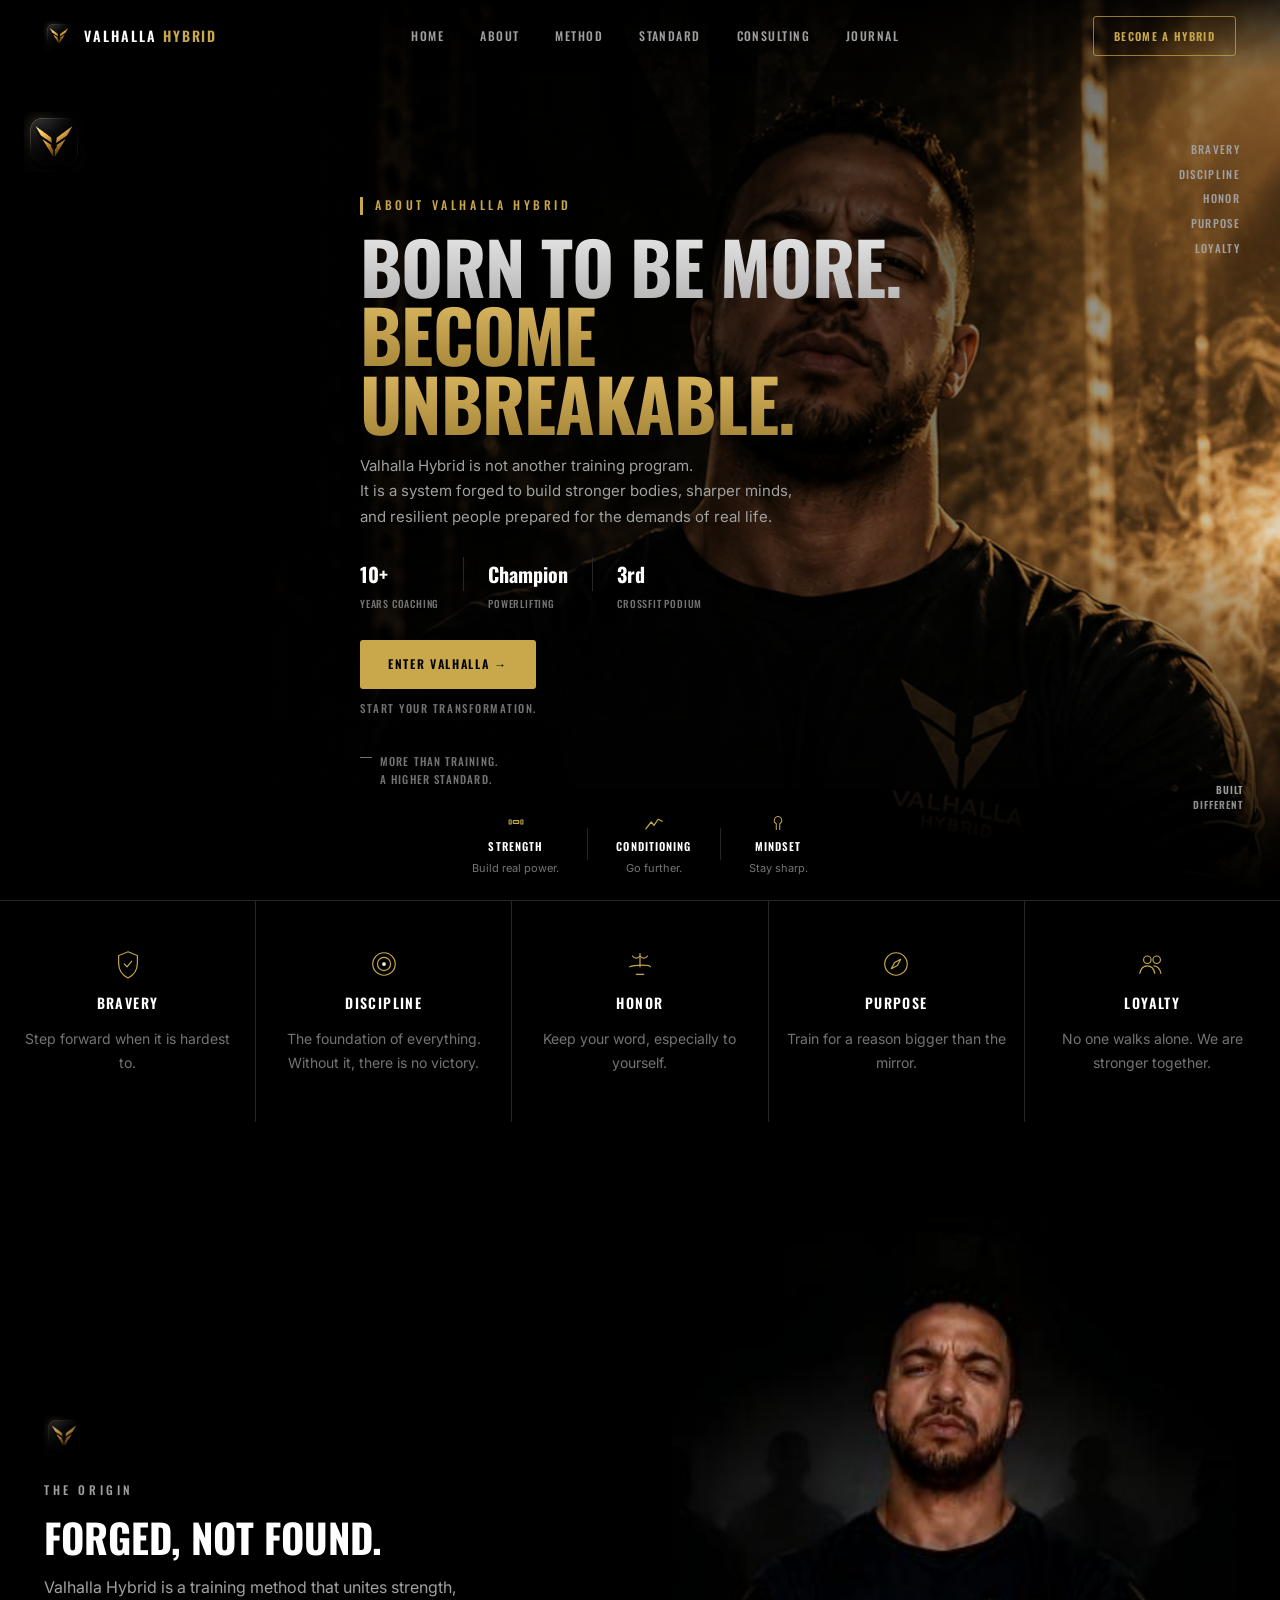
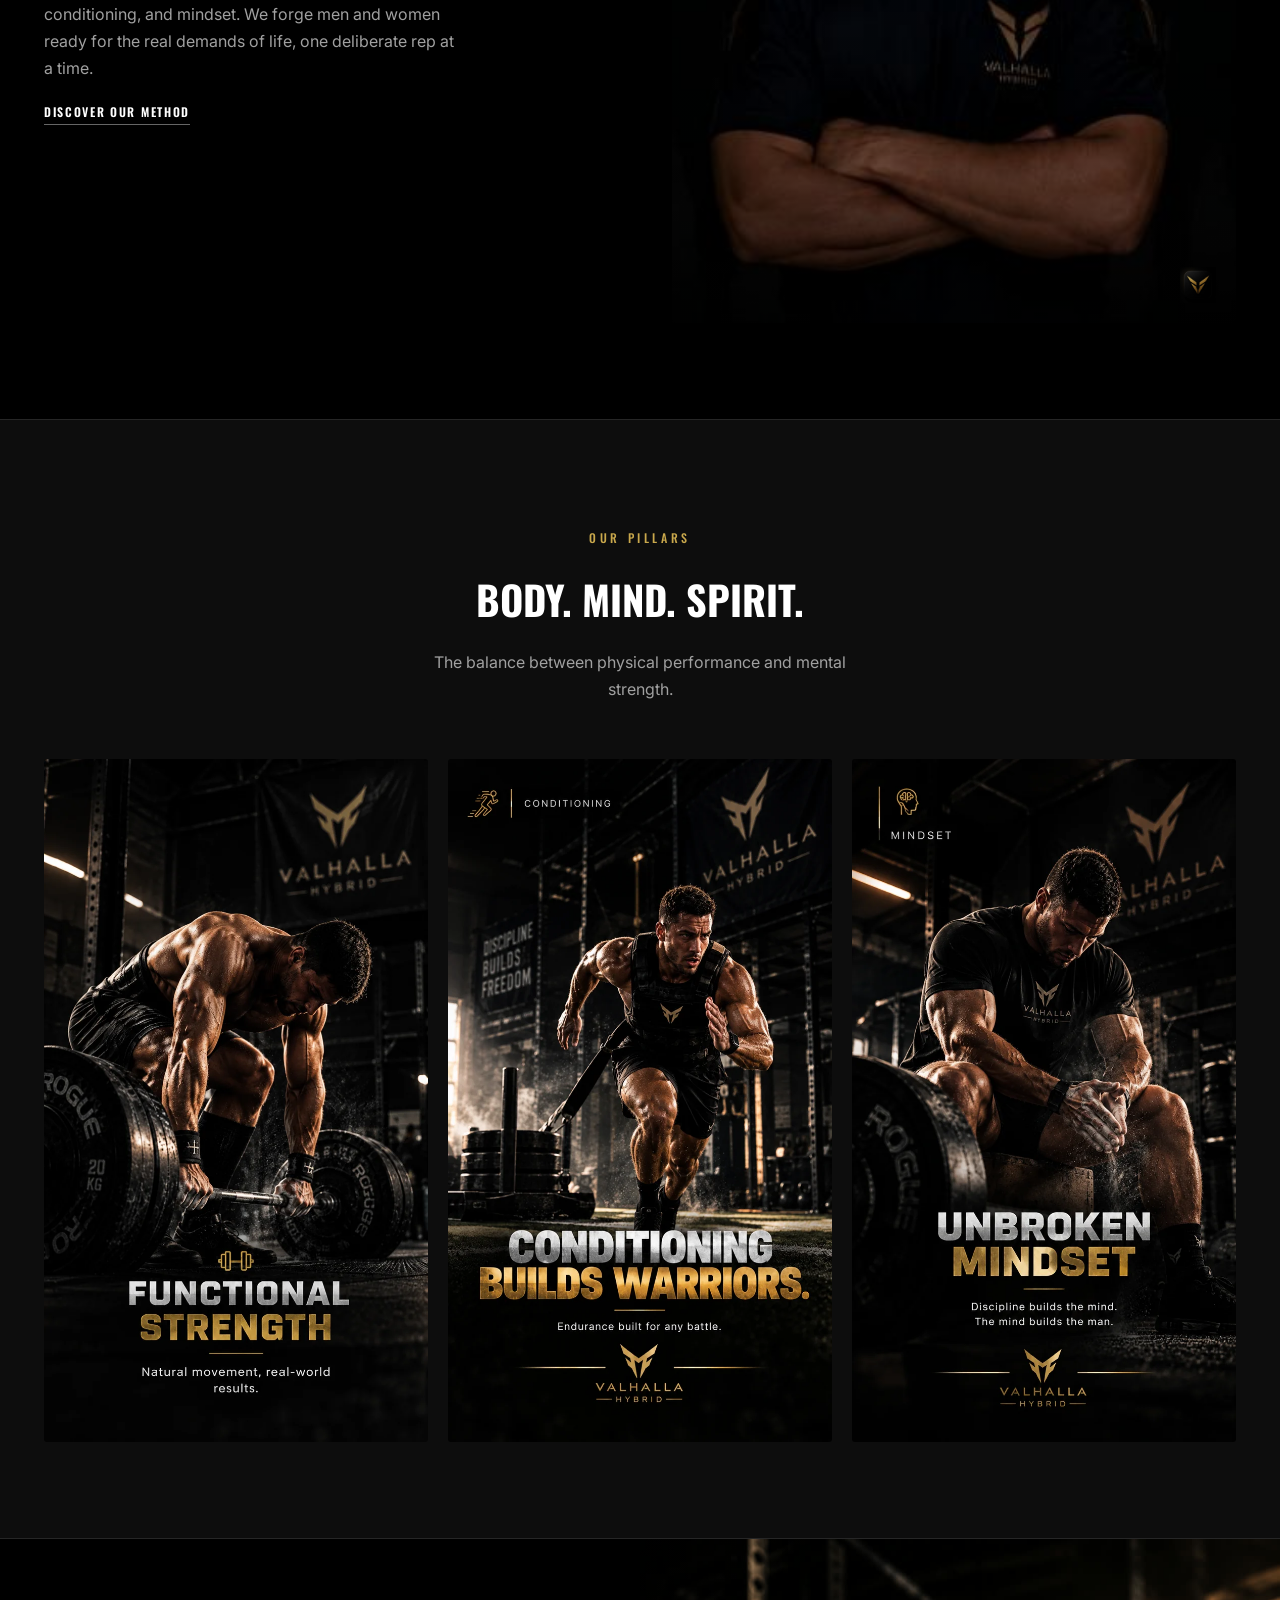
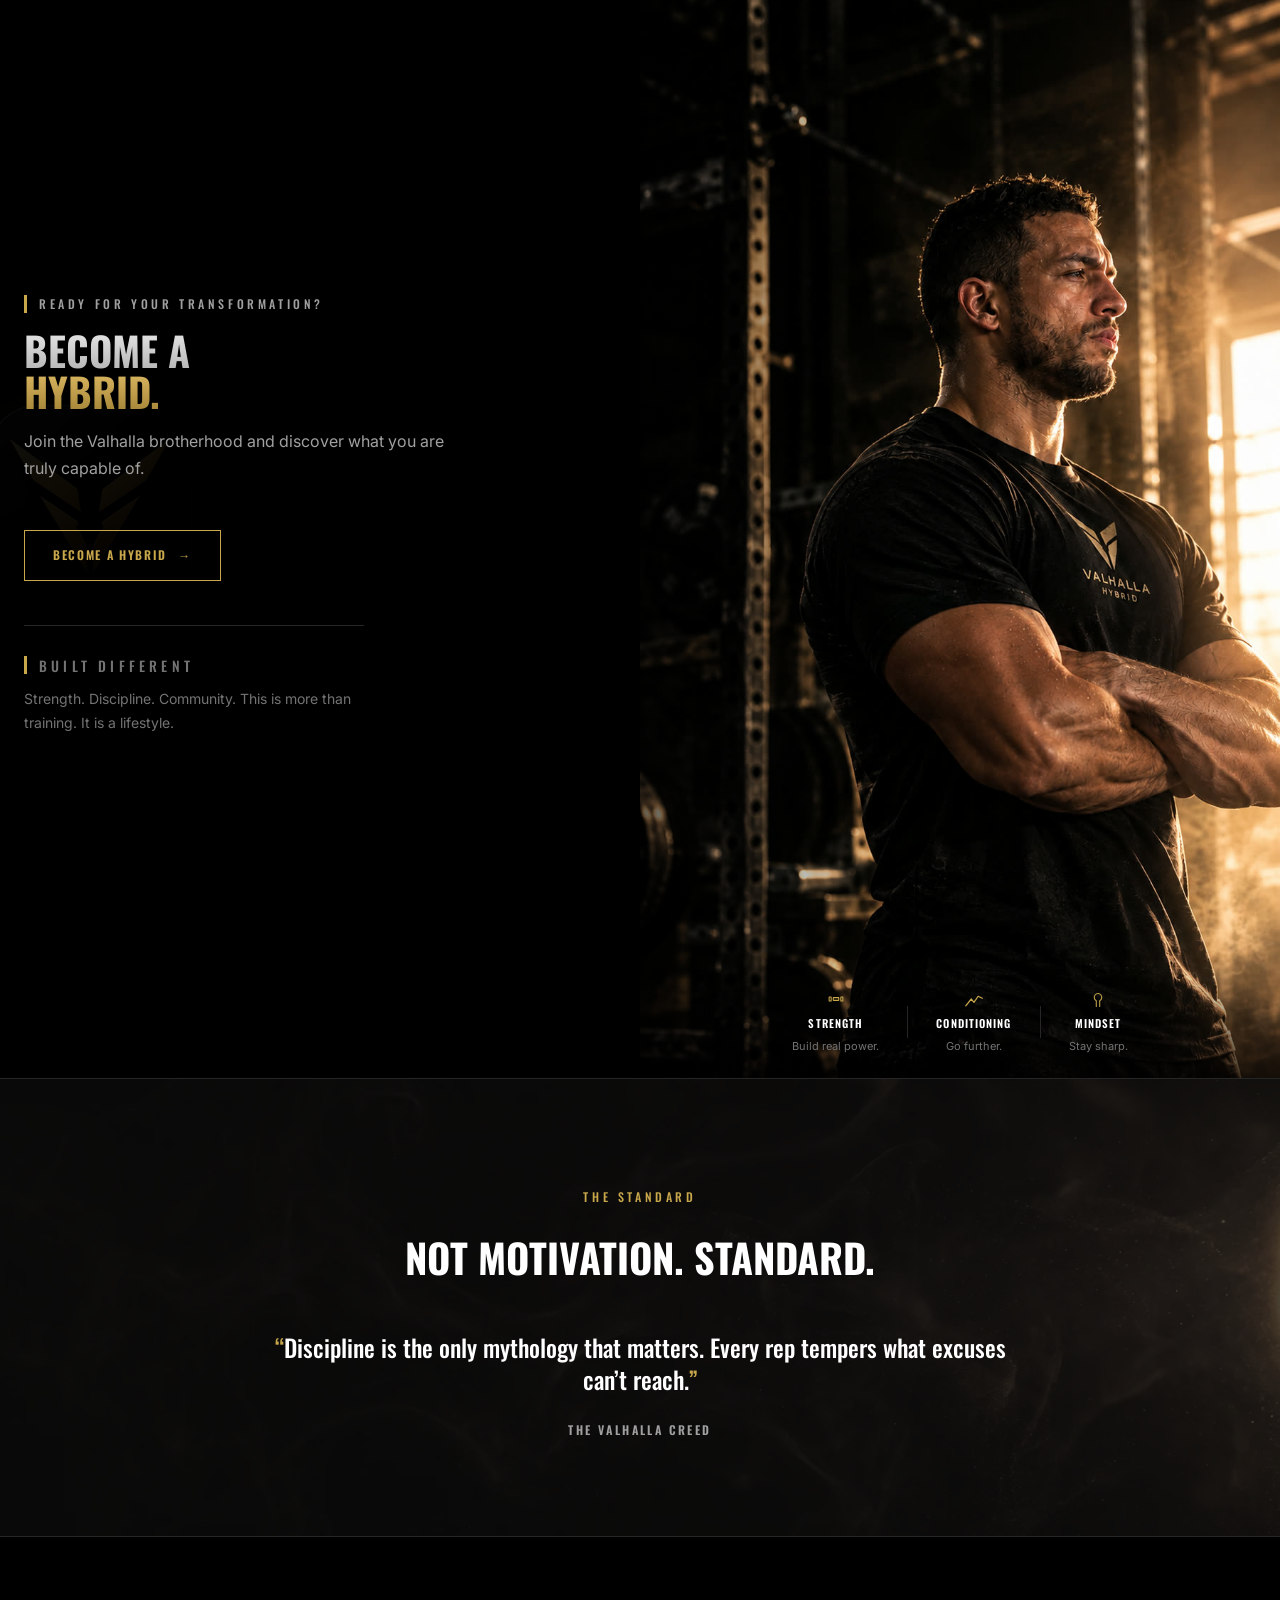
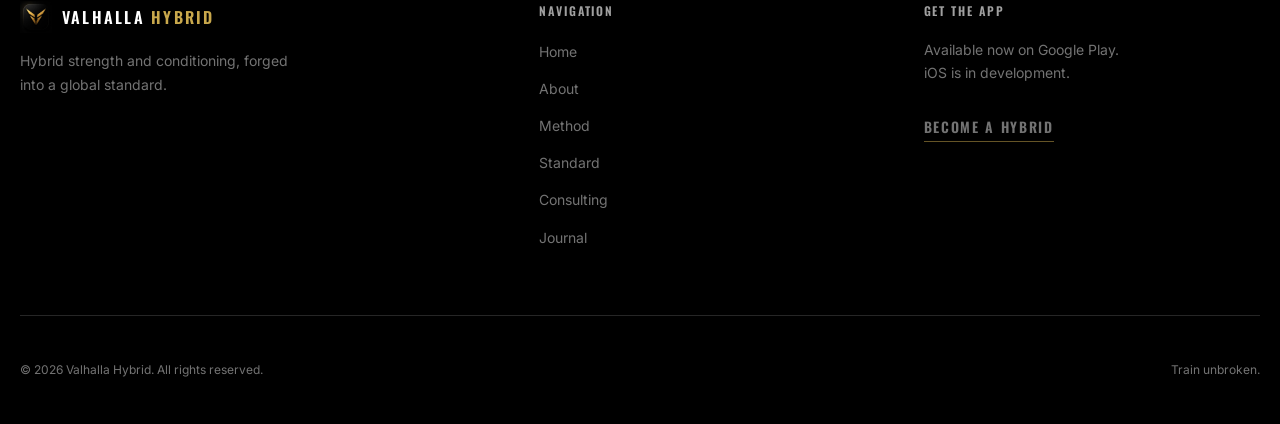
<file: index.html>
<!DOCTYPE html>
<html lang="en">
<head>
  <meta charset="UTF-8" />
  <meta name="viewport" content="width=device-width, initial-scale=1" />
  <title>Valhalla Hybrid | Train Unbroken</title>
  <meta name="description" content="Hybrid strength and conditioning training, forged into a global standard. Discipline over motivation." />
  <meta name="theme-color" content="#000000" />
  <link rel="icon" href="favicon.ico" />
  <link rel="apple-touch-icon" href="apple-touch-icon.png" />
  <meta property="og:title" content="Valhalla Hybrid | Train Unbroken" />
  <meta property="og:description" content="Hybrid strength and conditioning training, forged into a global standard. Discipline over motivation." />
  <meta property="og:type" content="website" />
  <meta property="og:image" content="assets/head/og-cover.jpg" />
  <meta name="twitter:card" content="summary_large_image" />
  <meta name="twitter:image" content="assets/head/og-cover.jpg" />
  <link rel="preconnect" href="https://fonts.googleapis.com" />
  <link rel="preconnect" href="https://fonts.gstatic.com" crossorigin />
  <link href="https://fonts.googleapis.com/css2?family=Oswald:wght@400;500;600;700&family=Inter:wght@300;400;500;600;700&display=swap" rel="stylesheet" />
  <link rel="stylesheet" href="styles.css" />
</head>
<body>
  <header class="nav" id="nav">
    <div class="container nav-inner">
      <a href="#top" class="nav-brand">
        <img src="assets/brand/logo-mark.webp" alt="" />
        <span>VALHALLA <span style="color: var(--gold)">HYBRID</span></span>
      </a>
      <ul class="nav-links">
        <li><a href="#top">Home</a></li>
        <li><a href="#about">About</a></li>
        <li><a href="#method">Method</a></li>
        <li><a href="#standard">Standard</a></li>
        <li><a href="consulting.html">Consulting</a></li>
        <li><a href="journal.html">Journal</a></li>
      </ul>
      <a href="join.html" class="btn-nav">Become A Hybrid</a>
    </div>
  </header>

  <main>
    <section id="top" class="hero">
      <img
        class="hero-bg"
        src="assets/hero/athlete-front.jpg"
        alt="Rui Bueno, founder of Valhalla Hybrid, standing arms crossed in front of a Discipline Builds Freedom banner"
      />
      <div class="hero-scrim-1"></div>
      <div class="hero-scrim-2"></div>
      <img class="hero-mark reveal" src="assets/brand/logo-mark.webp" alt="" />

      <ul class="hero-side-list reveal" style="animation-delay: 200ms">
        <li>Bravery</li>
        <li>Discipline</li>
        <li>Honor</li>
        <li>Purpose</li>
        <li>Loyalty</li>
      </ul>
      <p class="hero-built-different">Built<br />Different</p>

      <div class="container">
        <div class="hero-content">
          <p class="eyebrow eyebrow-rule reveal">About Valhalla Hybrid</p>
          <h1 class="hero-title reveal" style="animation-delay: 80ms">
            <span class="silver">Born to be more.</span><br />
            <span class="gold-grad">Become unbreakable.</span>
          </h1>
          <p class="hero-sub reveal" style="animation-delay: 160ms">
            Valhalla Hybrid is not another training program.<br />
            It is a system forged to build stronger bodies, sharper minds,<br />
            and resilient people prepared for the demands of real life.
          </p>

          <div class="hero-stats reveal" style="animation-delay: 200ms">
            <div class="stat">
              <span class="num">10+</span>
              <span class="label">Years Coaching</span>
            </div>
            <div class="divider"></div>
            <div class="stat">
              <span class="num">Champion</span>
              <span class="label">Powerlifting</span>
            </div>
            <div class="divider"></div>
            <div class="stat">
              <span class="num">3rd</span>
              <span class="label">CrossFit Podium</span>
            </div>
          </div>

          <div class="hero-ctas reveal" style="animation-delay: 240ms">
            <a href="join.html" class="btn-gold">Enter Valhalla <span aria-hidden="true">&rarr;</span></a>
          </div>
          <p class="hero-cta-caption">Start your transformation.</p>

          <p class="hero-footline"><span class="rule"></span>More than training.<br />A higher standard.</p>
        </div>
      </div>

      <div class="cta-split-strip hero-strip">
        <div class="item">
          <svg viewBox="0 0 256 256" fill="none" stroke-width="12"><rect x="96" y="112" width="64" height="32" rx="4"/><rect x="48" y="104" width="24" height="48" rx="4"/><rect x="184" y="104" width="24" height="48" rx="4"/></svg>
          <h4>Strength</h4>
          <p>Build real power.</p>
        </div>
        <div class="divider"></div>
        <div class="item">
          <svg viewBox="0 0 256 256" fill="none" stroke-width="14"><path d="M32 208 96 128l32 40 48-72 48 24" stroke-linecap="round" stroke-linejoin="round"/></svg>
          <h4>Conditioning</h4>
          <p>Go further.</p>
        </div>
        <div class="divider"></div>
        <div class="item">
          <svg viewBox="0 0 256 256" fill="none" stroke-width="12"><path d="M108 216V148a44 44 0 1 1 40 0v68" stroke-linecap="round" stroke-linejoin="round"/></svg>
          <h4>Mindset</h4>
          <p>Stay sharp.</p>
        </div>
      </div>
    </section>

    <section class="pillars">
      <div class="pillars-grid">
        <div class="pillar">
          <svg viewBox="0 0 256 256" fill="none" stroke-width="10"><path d="M128 24 208 56v64c0 72-40 108-80 128-40-20-80-56-80-128V56Z"/><path d="M96 128l24 24 40-48" stroke-linecap="round" stroke-linejoin="round"/></svg>
          <h3>Bravery</h3>
          <p>Step forward when it is hardest to.</p>
        </div>
        <div class="pillar">
          <svg viewBox="0 0 256 256" fill="none" stroke-width="10"><circle cx="128" cy="128" r="96"/><circle cx="128" cy="128" r="56"/><circle cx="128" cy="128" r="16" fill="currentColor" stroke="none"/></svg>
          <h3>Discipline</h3>
          <p>The foundation of everything. Without it, there is no victory.</p>
        </div>
        <div class="pillar">
          <svg viewBox="0 0 256 256" fill="none" stroke-width="10"><path d="M40 152c40-20 176-20 176 0" stroke-linecap="round"/><path d="M128 40v112" stroke-linecap="round"/><path d="M64 60c16 24 48 24 64 0M192 60c-16 24-48 24-64 0" stroke-linecap="round" stroke-linejoin="round"/><path d="M96 216h64" stroke-linecap="round"/></svg>
          <h3>Honor</h3>
          <p>Keep your word, especially to yourself.</p>
        </div>
        <div class="pillar">
          <svg viewBox="0 0 256 256" fill="none" stroke-width="10"><circle cx="128" cy="128" r="96"/><path d="M168 88l-28 52-52 28 28-52 52-28Z" stroke-linejoin="round"/></svg>
          <h3>Purpose</h3>
          <p>Train for a reason bigger than the mirror.</p>
        </div>
        <div class="pillar">
          <svg viewBox="0 0 256 256" fill="none" stroke-width="10"><circle cx="88" cy="92" r="32"/><circle cx="168" cy="92" r="32"/><path d="M24 208c8-40 32-64 64-64s56 24 64 64" stroke-linecap="round"/><path d="M144 144c30 2 52 26 60 64" stroke-linecap="round"/></svg>
          <h3>Loyalty</h3>
          <p>No one walks alone. We are stronger together.</p>
        </div>
      </div>
    </section>

    <section id="about" class="about">
      <div class="container about-grid">
        <div>
          <img src="assets/brand/logo-mark.webp" alt="" style="height: 40px; width: 40px; opacity: 0.8; margin-bottom: 24px" />
          <p class="eyebrow">The Origin</p>
          <h2>Forged, not found.</h2>
          <p>
            Valhalla Hybrid is a training method that unites strength, conditioning, and mindset.
            We forge men and women ready for the real demands of life, one deliberate rep at a time.
          </p>
          <a href="#method" class="link-underline" style="color: var(--white)"><span>Discover Our Method</span></a>
        </div>
        <div class="about-photo">
          <img src="assets/content/founder.jpg" alt="Rui Bueno, founder of Valhalla Hybrid, standing arms crossed in team gear" />
          <div class="scrim"></div>
          <img class="mark" src="assets/brand/logo-mark.webp" alt="" />
        </div>
      </div>
    </section>

    <section id="method" class="method">
      <div class="container">
        <p class="eyebrow">Our Pillars</p>
        <h2>Body. Mind. Spirit.</h2>
        <p class="method-sub">The balance between physical performance and mental strength.</p>

        <div class="method-grid">
          <article class="method-card poster">
            <img src="assets/content/functional-strength.webp" alt="Athlete mid-deadlift, chalked hands on the bar, Functional Strength: natural movement, real-world results." />
          </article>
          <article class="method-card poster">
            <img src="assets/content/conditioning.webp" alt="Athlete sprinting with a weighted sled harness, Conditioning builds warriors: endurance built for any battle." />
          </article>
          <article class="method-card poster">
            <img src="assets/content/mindset.webp" alt="Athlete seated, chalking his hands, head down in focus, Unbroken Mindset: discipline builds the mind, the mind builds the man." />
          </article>
        </div>
      </div>
    </section>

    <section id="join" class="cta-split">
      <div class="cta-split-text">
        <img class="watermark" src="assets/brand/logo-mark.webp" alt="" />
        <div class="inner">
          <p class="eyebrow eyebrow-rule">Ready for your transformation?</p>
          <h2><span class="silver">Become a</span><br /><span class="gold-grad">hybrid.</span></h2>
          <p>Join the Valhalla brotherhood and discover what you are truly capable of.</p>
          <a href="join.html" class="btn-framed">Become A Hybrid <span aria-hidden="true">&rarr;</span></a>

          <div class="built-different">
            <p class="eyebrow eyebrow-rule">Built Different</p>
            <p>Strength. Discipline. Community. This is more than training. It is a lifestyle.</p>
          </div>
        </div>
      </div>
      <div class="cta-split-photo">
        <img src="assets/content/athlete-side-profile.jpg" alt="A Valhalla Hybrid athlete in side profile, arms crossed, gold rim light against a dark gym" />
        <div class="scrim"></div>
        <div class="cta-split-strip">
          <div class="item">
            <svg viewBox="0 0 256 256" fill="none" stroke-width="12"><rect x="96" y="112" width="64" height="32" rx="4"/><rect x="48" y="104" width="24" height="48" rx="4"/><rect x="184" y="104" width="24" height="48" rx="4"/></svg>
            <h4>Strength</h4>
            <p>Build real power.</p>
          </div>
          <div class="divider"></div>
          <div class="item">
            <svg viewBox="0 0 256 256" fill="none" stroke-width="14"><path d="M32 208 96 128l32 40 48-72 48 24" stroke-linecap="round" stroke-linejoin="round"/></svg>
            <h4>Conditioning</h4>
            <p>Go further.</p>
          </div>
          <div class="divider"></div>
          <div class="item">
            <svg viewBox="0 0 256 256" fill="none" stroke-width="12"><path d="M108 216V148a44 44 0 1 1 40 0v68" stroke-linecap="round" stroke-linejoin="round"/></svg>
            <h4>Mindset</h4>
            <p>Stay sharp.</p>
          </div>
        </div>
      </div>
    </section>

    <section id="standard" class="standard">
      <img class="bg-texture" src="assets/textures/texture-smoke.webp" alt="" />
      <div class="container standard-inner">
        <p class="eyebrow">The Standard</p>
        <h2>Not motivation. Standard.</h2>
        <blockquote>
          <p><span style="color: var(--gold)">&ldquo;</span>Discipline is the only mythology that matters. Every rep tempers what excuses can&rsquo;t reach.<span style="color: var(--gold)">&rdquo;</span></p>
          <footer>The Valhalla Creed</footer>
        </blockquote>
      </div>
    </section>
  </main>

  <footer class="site-footer">
    <div class="container footer-grid">
      <div>
        <a href="#top" class="footer-brand">
          <img src="assets/brand/logo-mark.webp" alt="" />
          <span>VALHALLA <span style="color: var(--gold)">HYBRID</span></span>
        </a>
        <p class="footer-tagline">Hybrid strength and conditioning, forged into a global standard.</p>
      </div>
      <div class="footer-col">
        <h3>Navigation</h3>
        <ul>
          <li><a href="#top">Home</a></li>
          <li><a href="#about">About</a></li>
          <li><a href="#method">Method</a></li>
          <li><a href="#standard">Standard</a></li>
          <li><a href="consulting.html">Consulting</a></li>
          <li><a href="journal.html">Journal</a></li>
        </ul>
      </div>
      <div class="footer-col">
        <h3>Get The App</h3>
        <p>Available now on Google Play. iOS is in development.</p>
        <a href="join.html" class="footer-link-underline"><span>Become A Hybrid</span></a>
      </div>
    </div>
    <div class="container footer-bottom">
      <p>&copy; <span id="year"></span> Valhalla Hybrid. All rights reserved.</p>
      <p>Train unbroken.</p>
    </div>
  </footer>

  <script>
    document.getElementById("year").textContent = new Date().getFullYear();
    var nav = document.getElementById("nav");
    window.addEventListener("scroll", function () {
      nav.classList.toggle("scrolled", window.scrollY > 8);
    });
  </script>
</body>
</html>
</file>
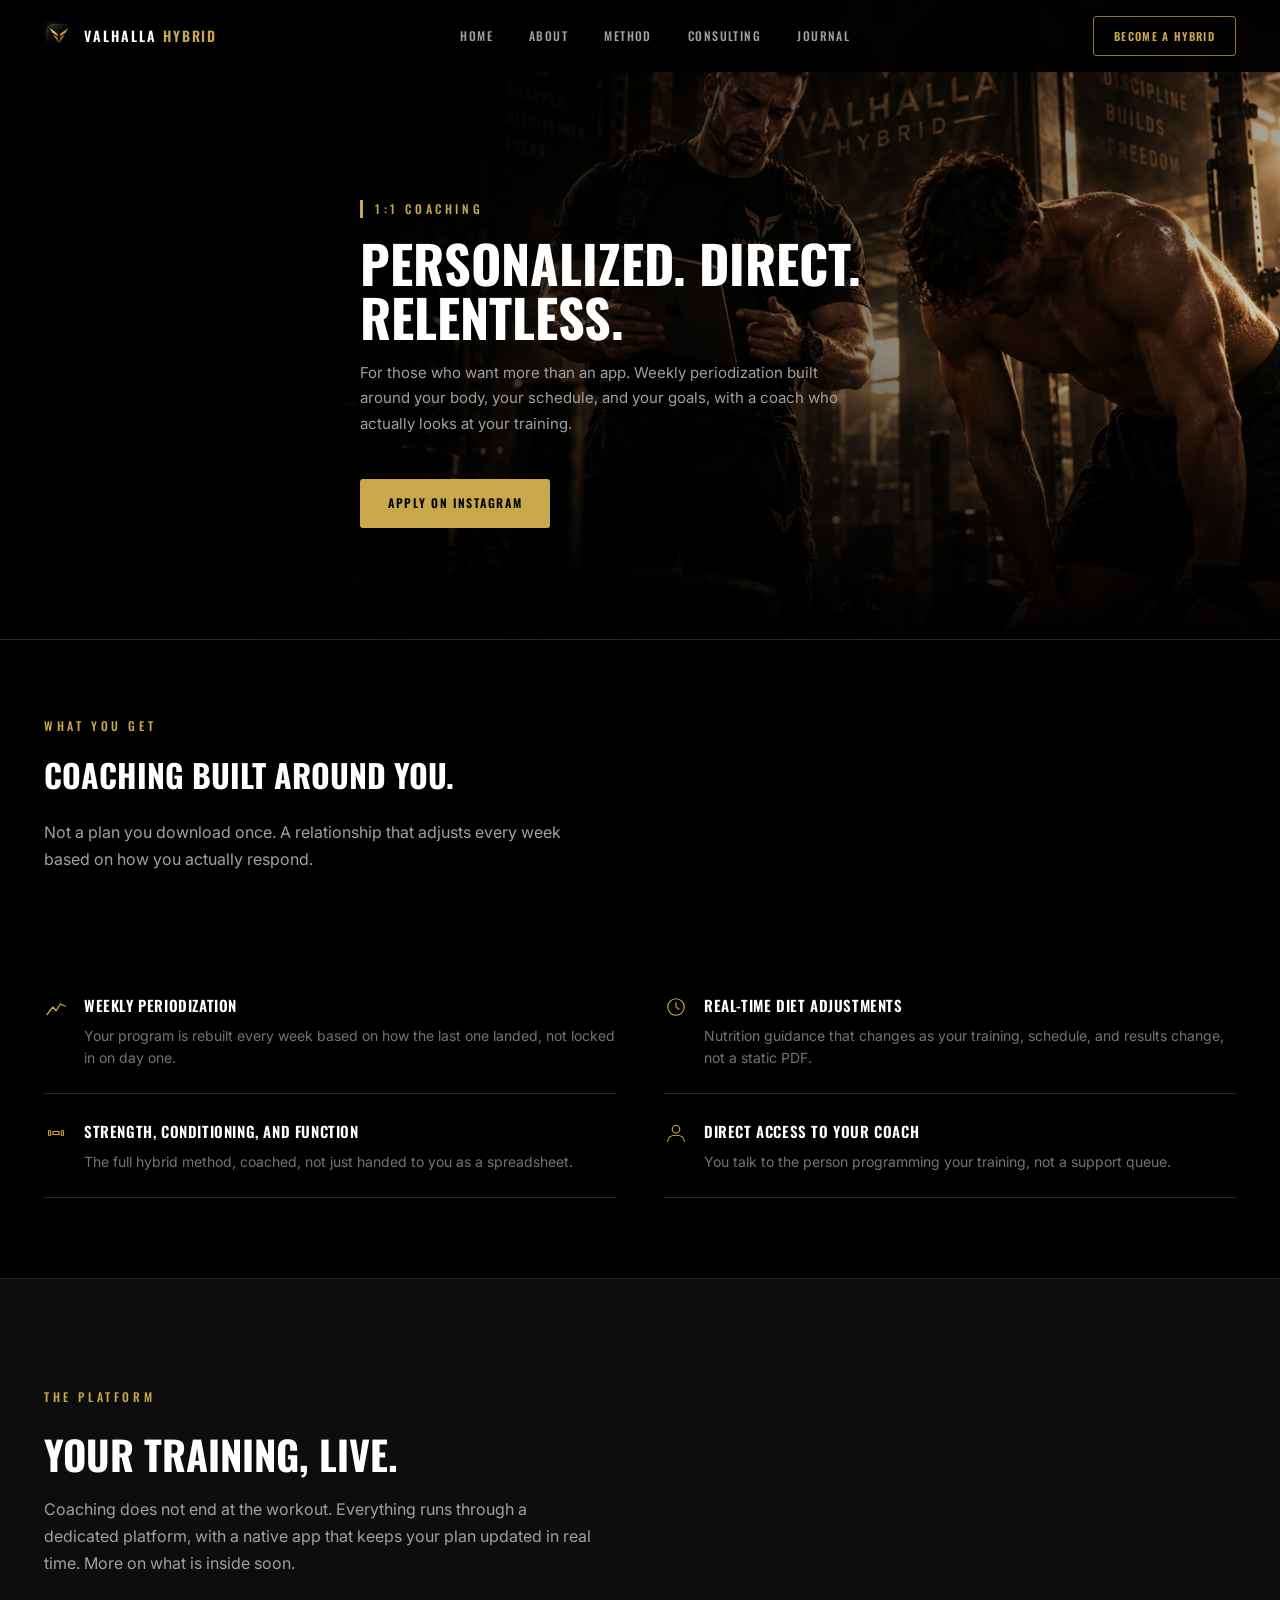
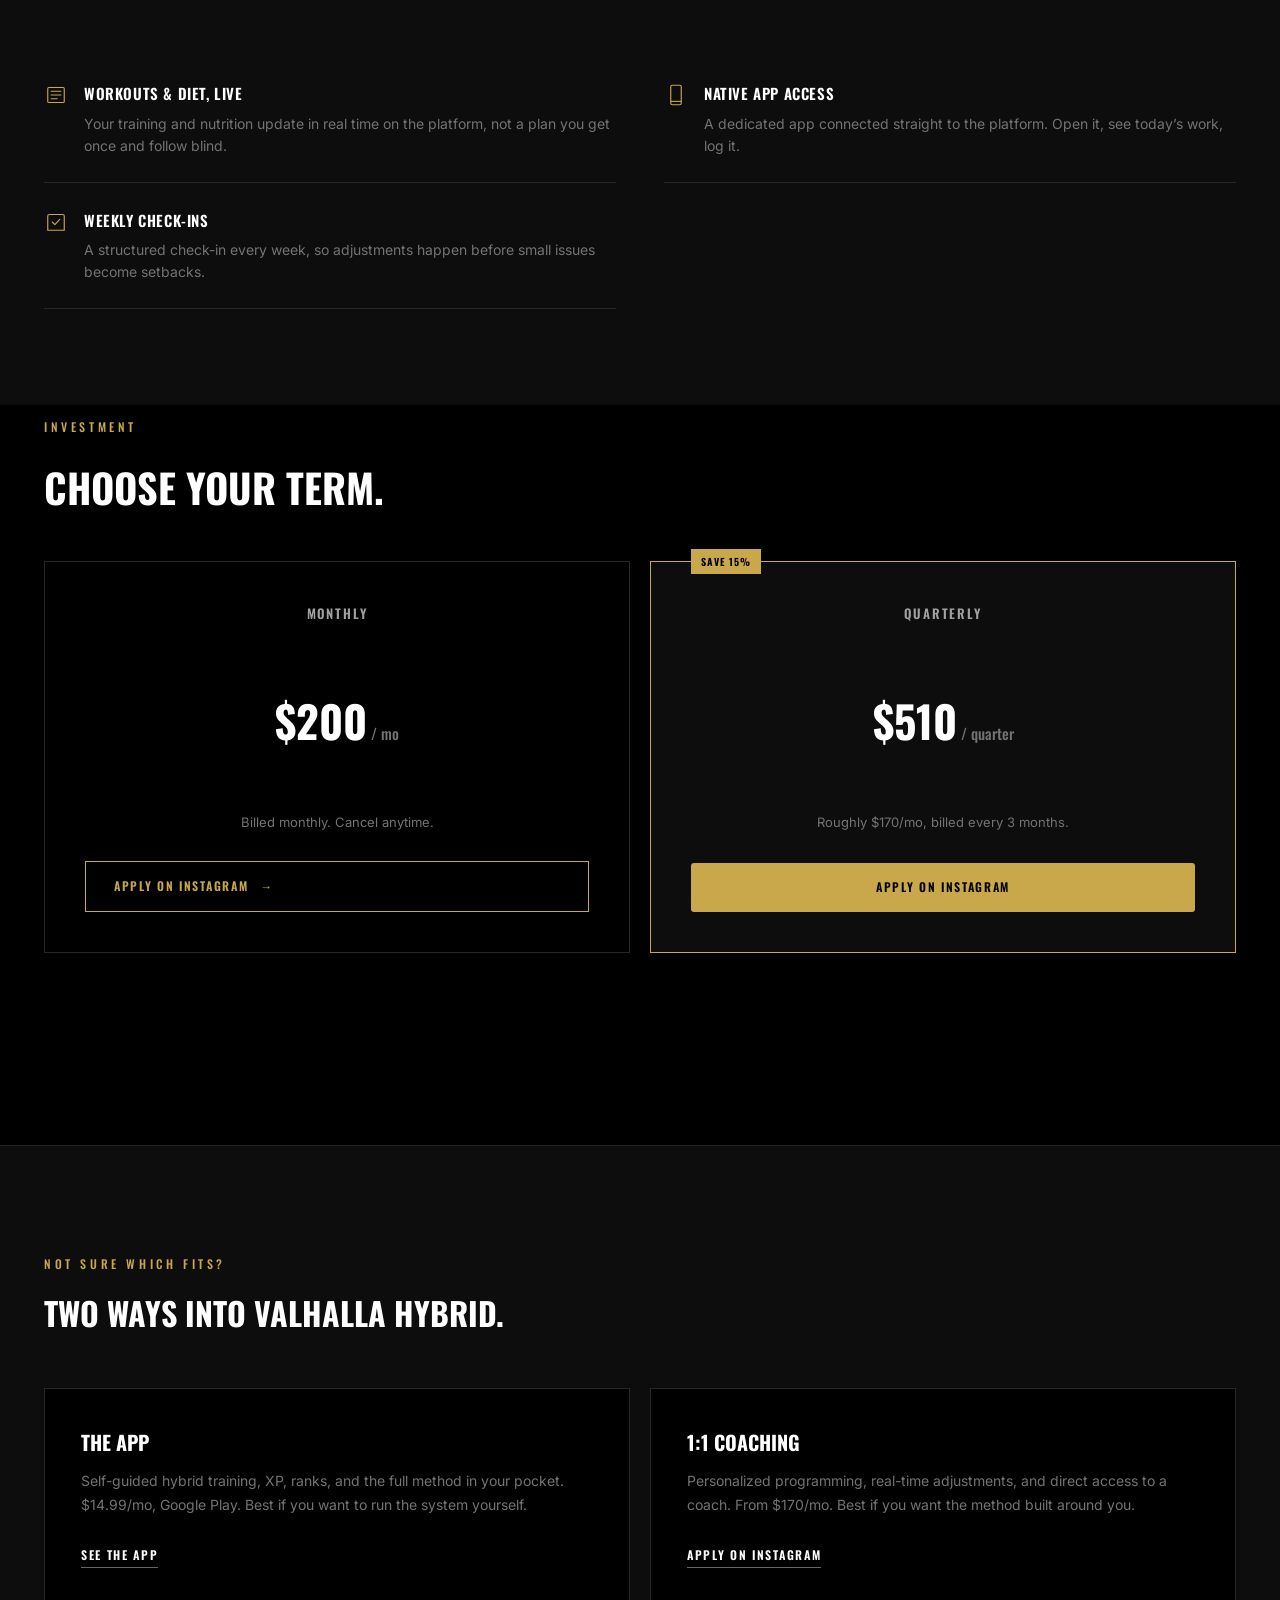
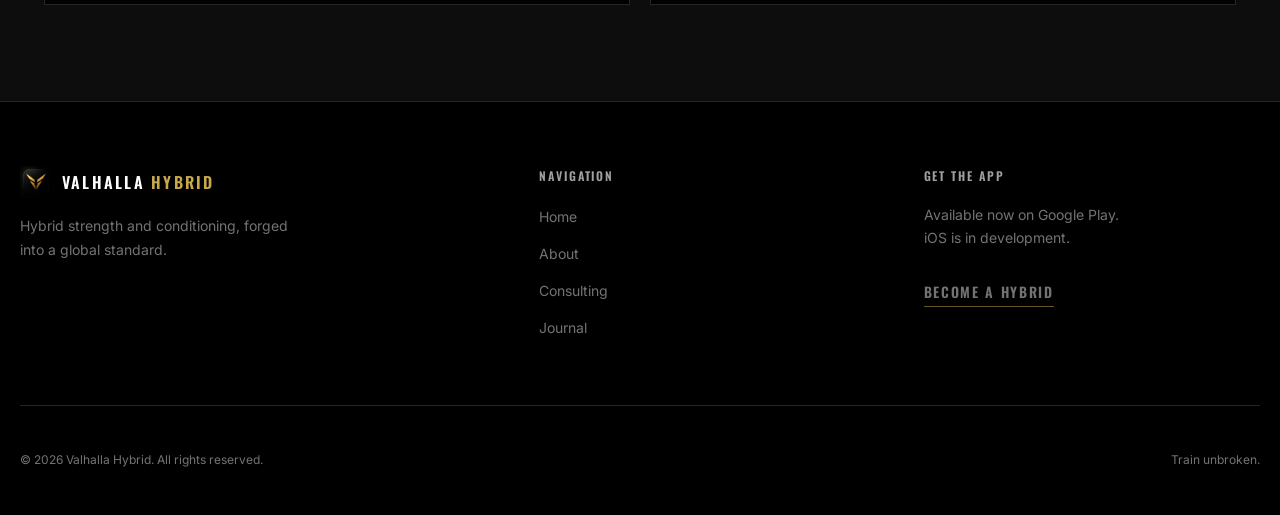
<file: consulting.html>
<!DOCTYPE html>
<html lang="en">
<head>
  <meta charset="UTF-8" />
  <meta name="viewport" content="width=device-width, initial-scale=1" />
  <title>1:1 Hybrid Coaching | Valhalla Hybrid</title>
  <meta name="description" content="Personalized hybrid coaching: weekly periodization, real-time diet adjustments, and direct access to your coach. $200/mo or $510/quarter." />
  <meta name="theme-color" content="#000000" />
  <link rel="icon" href="favicon.ico" />
  <link rel="apple-touch-icon" href="apple-touch-icon.png" />
  <meta property="og:title" content="1:1 Hybrid Coaching | Valhalla Hybrid" />
  <meta property="og:description" content="Personalized hybrid coaching: weekly periodization, real-time diet adjustments, and direct access to your coach." />
  <meta property="og:type" content="website" />
  <meta property="og:image" content="assets/head/og-cover.jpg" />
  <meta name="twitter:card" content="summary_large_image" />
  <meta name="twitter:image" content="assets/head/og-cover.jpg" />
  <link rel="preconnect" href="https://fonts.googleapis.com" />
  <link rel="preconnect" href="https://fonts.gstatic.com" crossorigin />
  <link href="https://fonts.googleapis.com/css2?family=Oswald:wght@400;500;600;700&family=Inter:wght@300;400;500;600;700&display=swap" rel="stylesheet" />
  <link rel="stylesheet" href="styles.css" />
</head>
<body>
  <header class="nav scrolled" id="nav">
    <div class="container nav-inner">
      <a href="index.html" class="nav-brand">
        <img src="assets/brand/logo-mark.webp" alt="" />
        <span>VALHALLA <span style="color: var(--gold)">HYBRID</span></span>
      </a>
      <ul class="nav-links">
        <li><a href="index.html#top">Home</a></li>
        <li><a href="index.html#about">About</a></li>
        <li><a href="index.html#method">Method</a></li>
        <li><a href="consulting.html">Consulting</a></li>
        <li><a href="journal.html">Journal</a></li>
      </ul>
      <a href="join.html" class="btn-nav">Become A Hybrid</a>
    </div>
  </header>

  <main>
    <section class="article-hero photo">
      <img class="bg-texture" src="assets/hero/coaching.jpg" alt="Rui Bueno reviewing an athlete's training on a tablet inside the Valhalla Hybrid gym" />
      <div class="container">
        <p class="eyebrow eyebrow-rule">1:1 Coaching</p>
        <h1 style="max-width: 560px">Personalized. Direct. Relentless.</h1>
        <p class="article-meta" style="max-width: 480px; margin-top: 16px; color: var(--mist); font-size: 15px; line-height: 1.7">
          For those who want more than an app. Weekly periodization built around your body, your
          schedule, and your goals, with a coach who actually looks at your training.
        </p>
        <a href="https://instagram.com/ruibueno12" target="_blank" rel="noopener" class="btn-gold" style="margin-top: 28px; display: inline-block">
          Apply On Instagram
        </a>
      </div>
    </section>

    <section class="article-body" style="padding-bottom: 0">
      <div class="container">
        <p class="eyebrow" style="margin-bottom: 12px">What You Get</p>
        <h2 style="font-family: var(--font-display); font-size: 32px; font-weight: 700; text-transform: uppercase; margin: 0 0 8px">
          Coaching built around you.
        </h2>
        <p style="color: var(--mist); max-width: 560px">
          Not a plan you download once. A relationship that adjusts every week based on how you
          actually respond.
        </p>

        <div class="included-grid">
          <div class="included-item">
            <svg viewBox="0 0 256 256" fill="none" stroke-width="14"><path d="M32 208 96 128l32 40 48-72 48 24" stroke-linecap="round" stroke-linejoin="round"/></svg>
            <div>
              <h3>Weekly Periodization</h3>
              <p>Your program is rebuilt every week based on how the last one landed, not locked in on day one.</p>
            </div>
          </div>
          <div class="included-item">
            <svg viewBox="0 0 256 256" fill="none" stroke-width="12"><circle cx="128" cy="128" r="88"/><path d="M128 80v48l32 24" stroke-linecap="round" stroke-linejoin="round"/></svg>
            <div>
              <h3>Real-Time Diet Adjustments</h3>
              <p>Nutrition guidance that changes as your training, schedule, and results change, not a static PDF.</p>
            </div>
          </div>
          <div class="included-item">
            <svg viewBox="0 0 256 256" fill="none" stroke-width="12"><rect x="96" y="112" width="64" height="32" rx="4"/><rect x="48" y="104" width="24" height="48" rx="4"/><rect x="184" y="104" width="24" height="48" rx="4"/></svg>
            <div>
              <h3>Strength, Conditioning, and Function</h3>
              <p>The full hybrid method, coached, not just handed to you as a spreadsheet.</p>
            </div>
          </div>
          <div class="included-item">
            <svg viewBox="0 0 256 256" fill="none" stroke-width="12"><path d="M40 216c0-44 40-64 88-64s88 20 88 64" stroke-linecap="round"/><circle cx="128" cy="88" r="40"/></svg>
            <div>
              <h3>Direct Access To Your Coach</h3>
              <p>You talk to the person programming your training, not a support queue.</p>
            </div>
          </div>
        </div>
      </div>
    </section>

    <section class="method" style="text-align: left">
      <div class="container">
        <p class="eyebrow" style="text-align: left">The Platform</p>
        <h2 style="text-align: left; margin: 8px 0">Your training, live.</h2>
        <p style="color: var(--mist); max-width: 560px; margin: 0">
          Coaching does not end at the workout. Everything runs through a dedicated platform, with a
          native app that keeps your plan updated in real time. More on what is inside soon.
        </p>

        <div class="included-grid" style="padding-bottom: 0">
          <div class="included-item">
            <svg viewBox="0 0 256 256" fill="none" stroke-width="12"><rect x="40" y="48" width="176" height="160" rx="12"/><path d="M76 88h104M76 128h104M76 168h64" stroke-linecap="round"/></svg>
            <div>
              <h3>Workouts &amp; Diet, Live</h3>
              <p>Your training and nutrition update in real time on the platform, not a plan you get once and follow blind.</p>
            </div>
          </div>
          <div class="included-item">
            <svg viewBox="0 0 256 256" fill="none" stroke-width="12"><rect x="72" y="24" width="112" height="208" rx="16"/><line x1="72" y1="196" x2="184" y2="196"/></svg>
            <div>
              <h3>Native App Access</h3>
              <p>A dedicated app connected straight to the platform. Open it, see today&rsquo;s work, log it.</p>
            </div>
          </div>
          <div class="included-item">
            <svg viewBox="0 0 256 256" fill="none" stroke-width="12"><path d="M40 216V64a16 16 0 0 1 16-16h144a16 16 0 0 1 16 16v152Z"/><path d="M88 128l28 28 52-56" stroke-linecap="round" stroke-linejoin="round"/></svg>
            <div>
              <h3>Weekly Check-Ins</h3>
              <p>A structured check-in every week, so adjustments happen before small issues become setbacks.</p>
            </div>
          </div>
        </div>
      </div>
    </section>

    <section class="method" style="padding-top: 0; border-top: none; background: var(--black)">
      <div class="container">
        <p class="eyebrow" style="text-align: left">Investment</p>
        <h2 style="text-align: left; margin-bottom: 40px">Choose your term.</h2>

        <div class="pricing-grid">
          <div class="price-card">
            <h3>Monthly</h3>
            <p class="amount">$200<span> / mo</span></p>
            <p class="note">Billed monthly. Cancel anytime.</p>
            <a href="https://instagram.com/ruibueno12" target="_blank" rel="noopener" class="btn-framed">Apply On Instagram <span aria-hidden="true">&rarr;</span></a>
          </div>
          <div class="price-card featured">
            <span class="badge">Save 15%</span>
            <h3>Quarterly</h3>
            <p class="amount">$510<span> / quarter</span></p>
            <p class="note">Roughly $170/mo, billed every 3 months.</p>
            <a href="https://instagram.com/ruibueno12" target="_blank" rel="noopener" class="btn-gold" style="text-align: center">Apply On Instagram</a>
          </div>
        </div>
      </div>
    </section>

    <section class="compare-section">
      <div class="container">
        <p class="eyebrow">Not Sure Which Fits?</p>
        <h2 style="font-family: var(--font-display); font-size: 32px; font-weight: 700; text-transform: uppercase; margin: 8px 0 0">
          Two ways into Valhalla Hybrid.
        </h2>

        <div class="compare-grid">
          <div class="compare-card">
            <h3>The App</h3>
            <p>
              Self-guided hybrid training, XP, ranks, and the full method in your pocket. $14.99/mo,
              Google Play. Best if you want to run the system yourself.
            </p>
            <a href="join.html" class="link-underline"><span>See The App</span></a>
          </div>
          <div class="compare-card">
            <h3>1:1 Coaching</h3>
            <p>
              Personalized programming, real-time adjustments, and direct access to a coach. From
              $170/mo. Best if you want the method built around you.
            </p>
            <a href="https://instagram.com/ruibueno12" target="_blank" rel="noopener" class="link-underline"><span>Apply On Instagram</span></a>
          </div>
        </div>
      </div>
    </section>
  </main>

  <footer class="site-footer">
    <div class="container footer-grid">
      <div>
        <a href="index.html#top" class="footer-brand">
          <img src="assets/brand/logo-mark.webp" alt="" />
          <span>VALHALLA <span style="color: var(--gold)">HYBRID</span></span>
        </a>
        <p class="footer-tagline">Hybrid strength and conditioning, forged into a global standard.</p>
      </div>
      <div class="footer-col">
        <h3>Navigation</h3>
        <ul>
          <li><a href="index.html#top">Home</a></li>
          <li><a href="index.html#about">About</a></li>
          <li><a href="consulting.html">Consulting</a></li>
          <li><a href="journal.html">Journal</a></li>
        </ul>
      </div>
      <div class="footer-col">
        <h3>Get The App</h3>
        <p>Available now on Google Play. iOS is in development.</p>
        <a href="join.html" class="footer-link-underline"><span>Become A Hybrid</span></a>
      </div>
    </div>
    <div class="container footer-bottom">
      <p>&copy; <span id="year"></span> Valhalla Hybrid. All rights reserved.</p>
      <p>Train unbroken.</p>
    </div>
  </footer>

  <script>
    document.getElementById("year").textContent = new Date().getFullYear();
  </script>
</body>
</html>
</file>
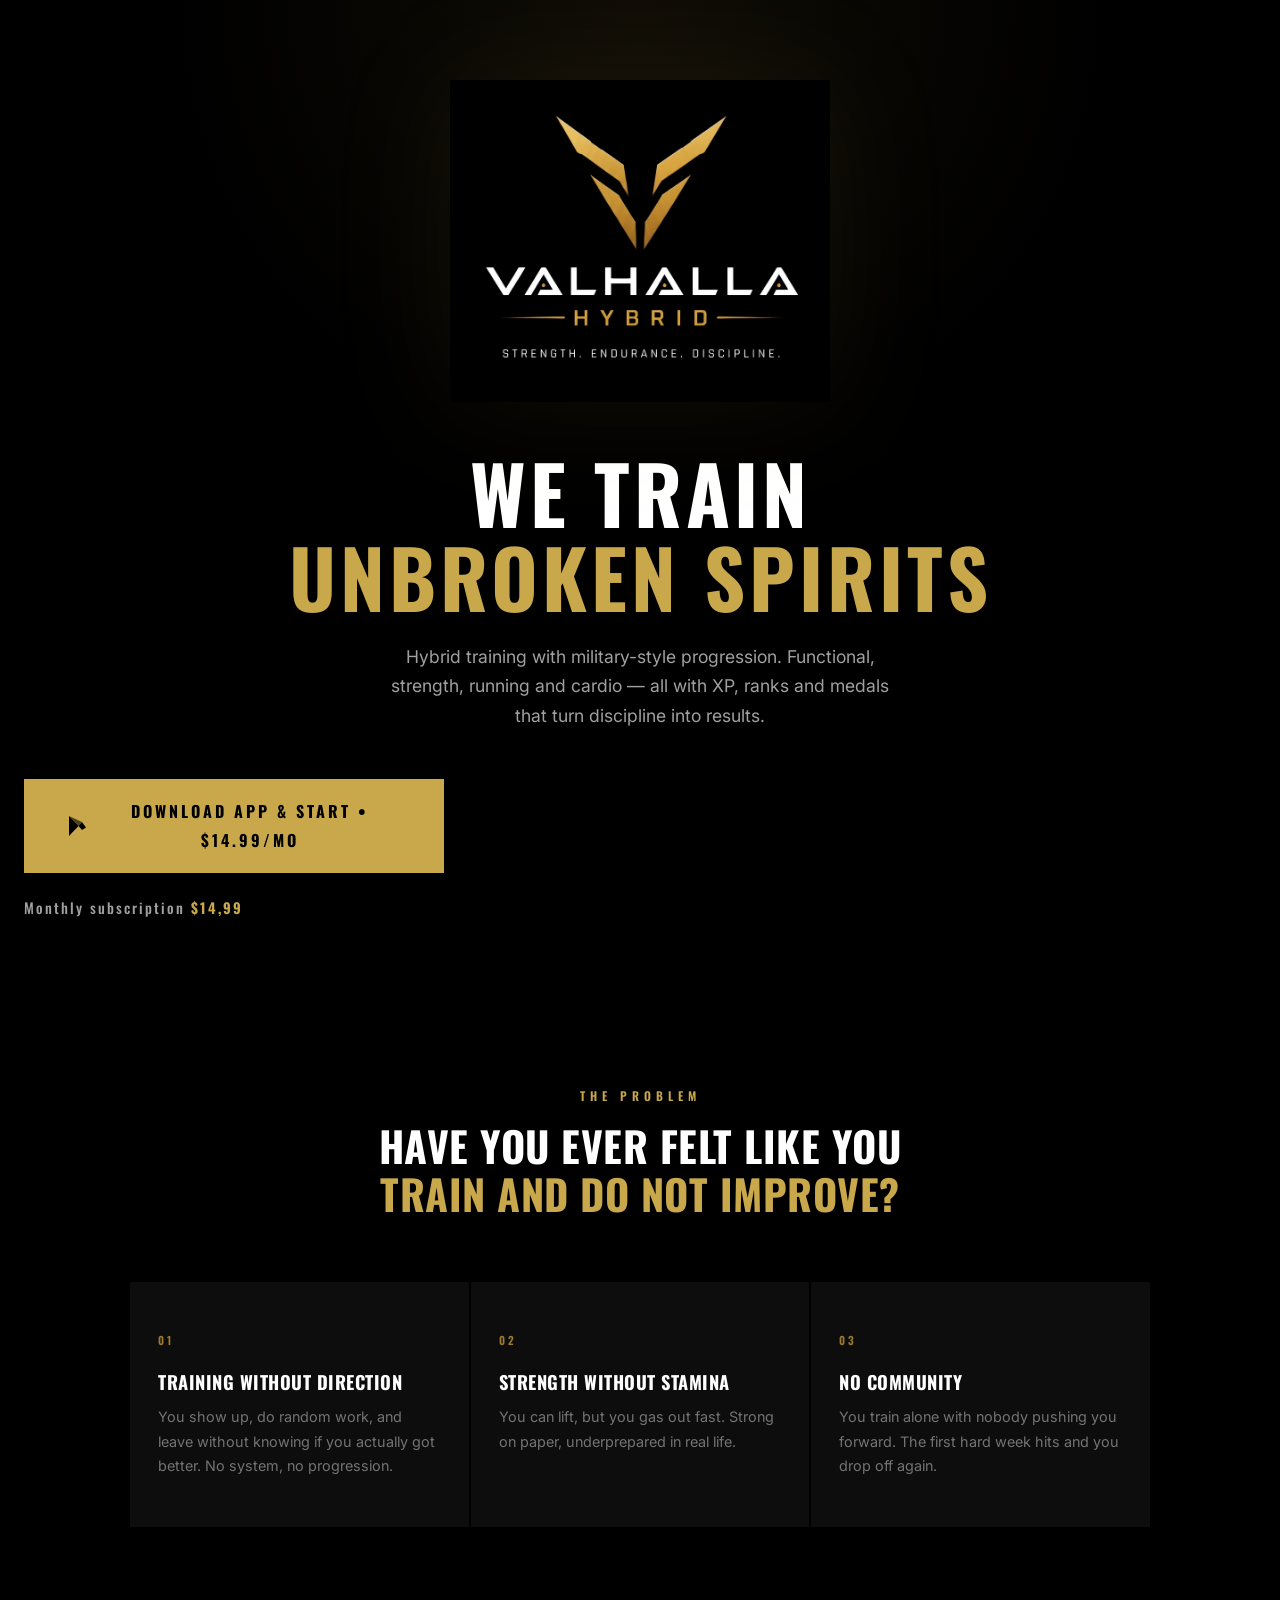
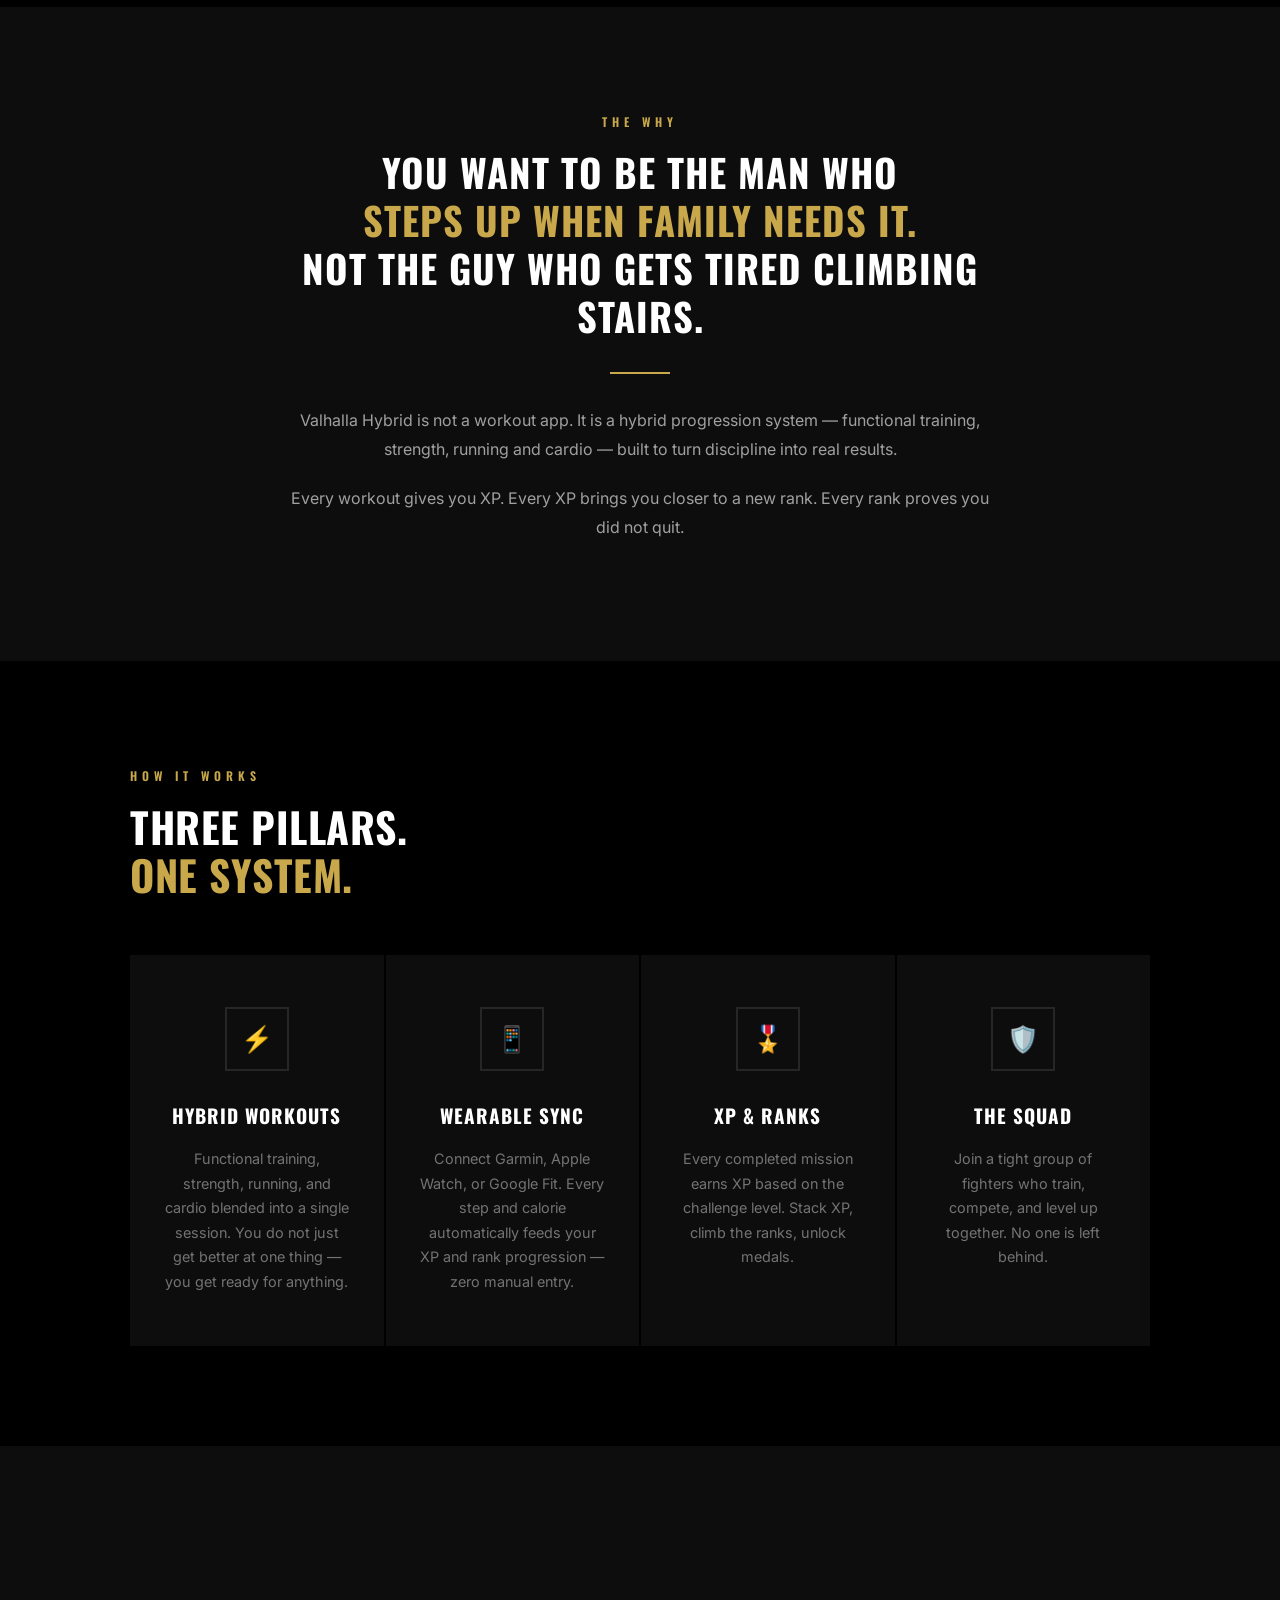
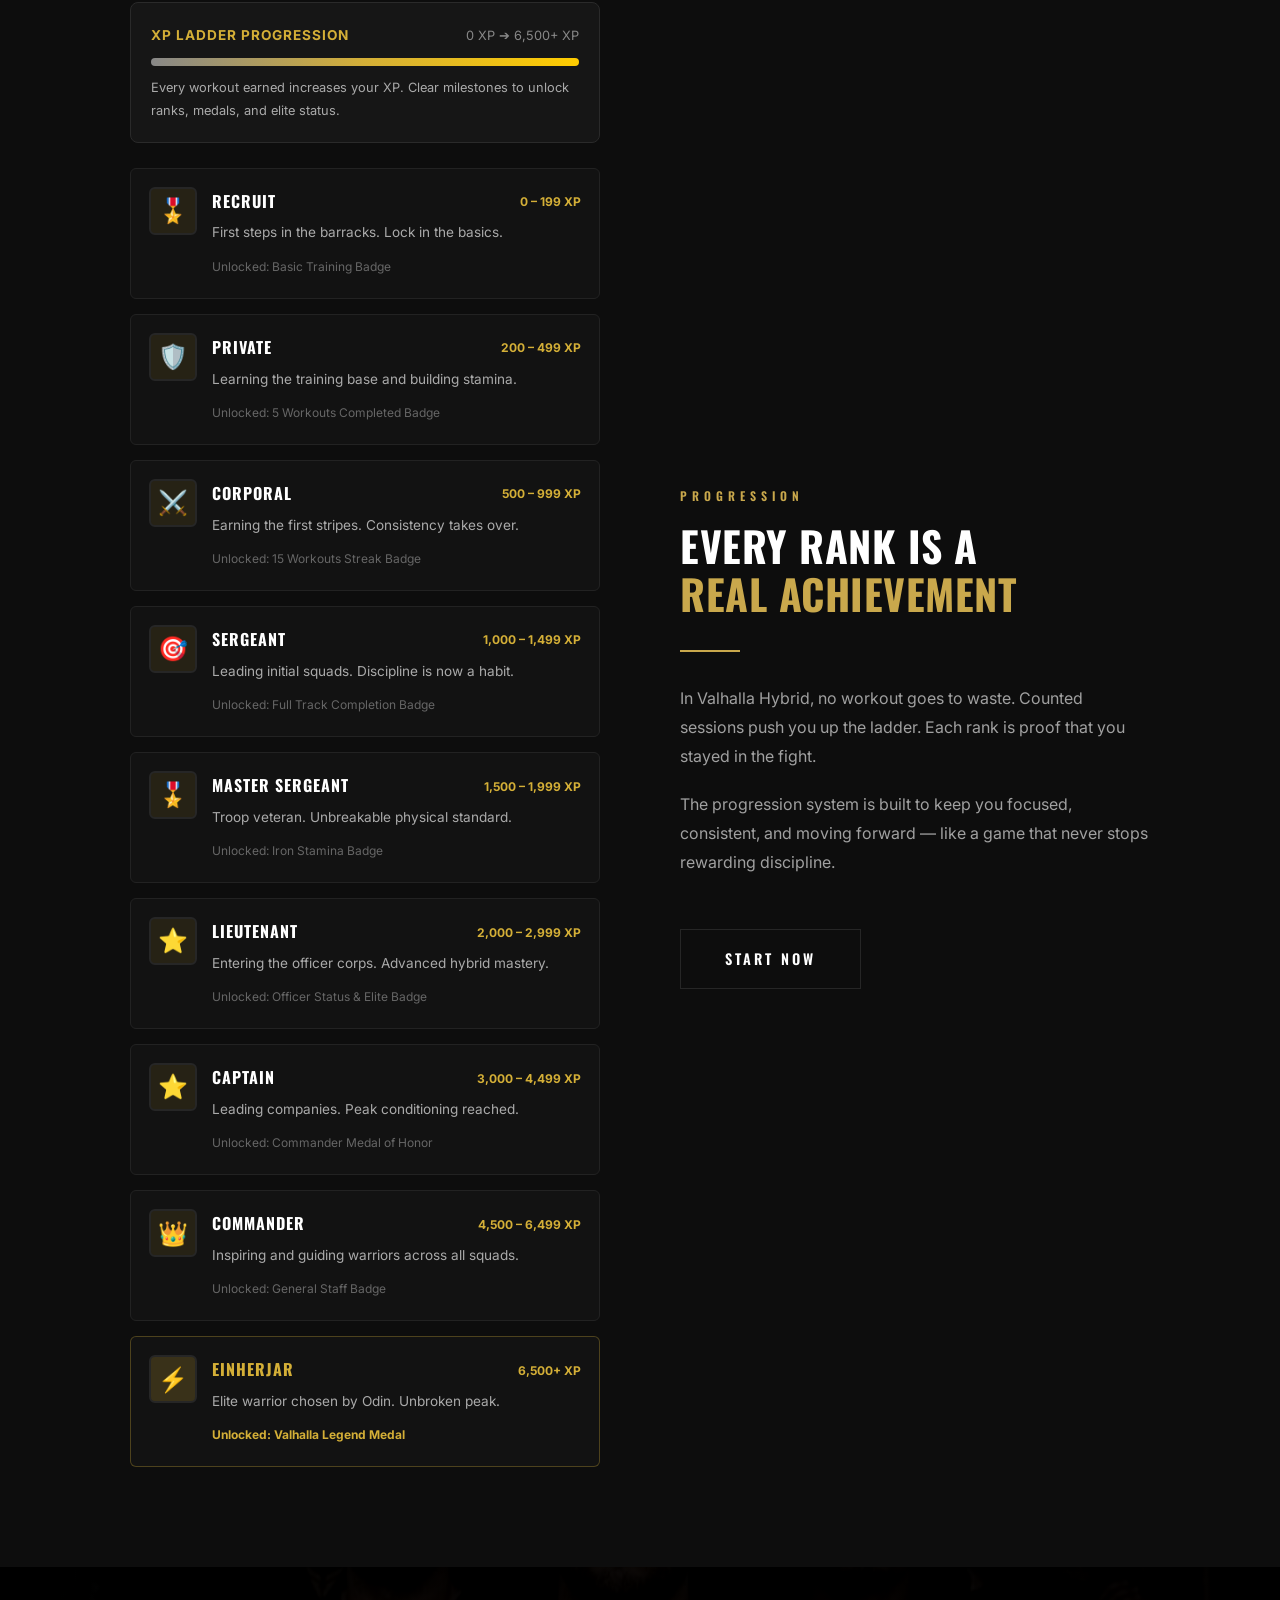
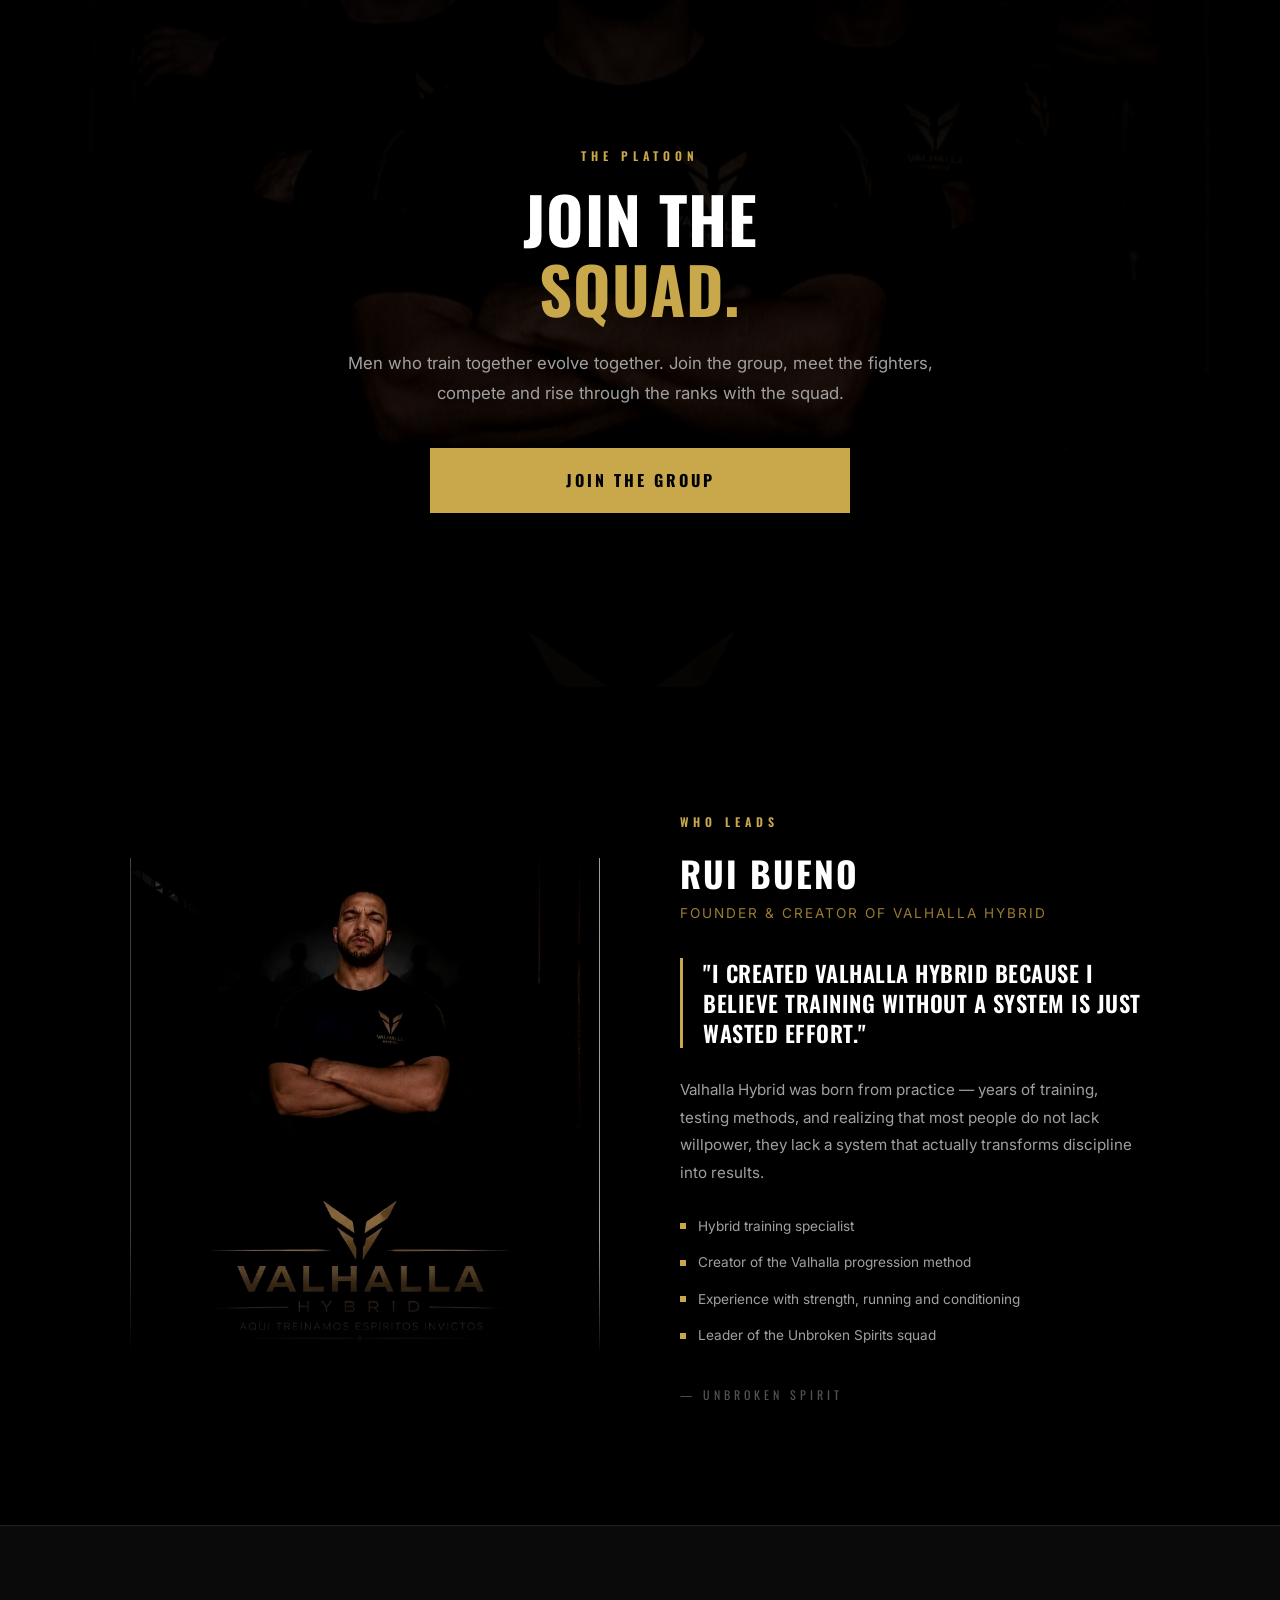
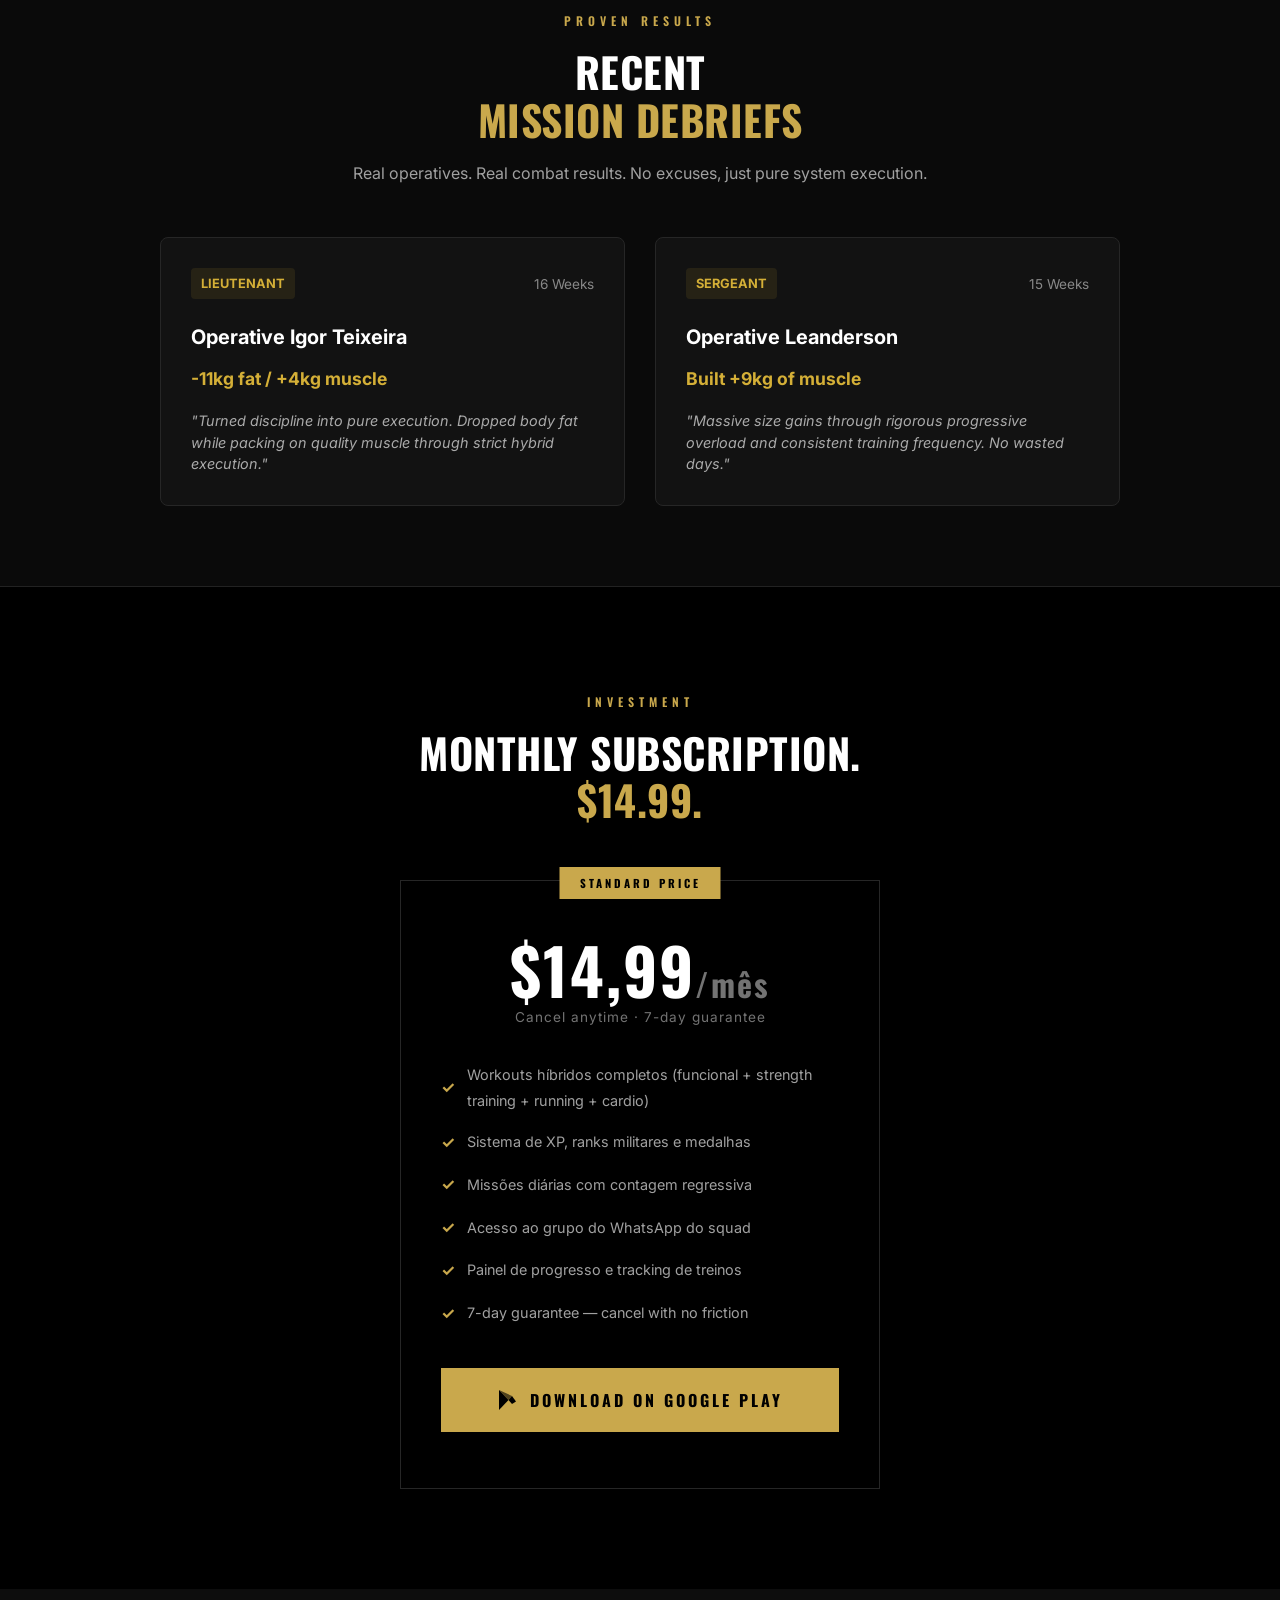
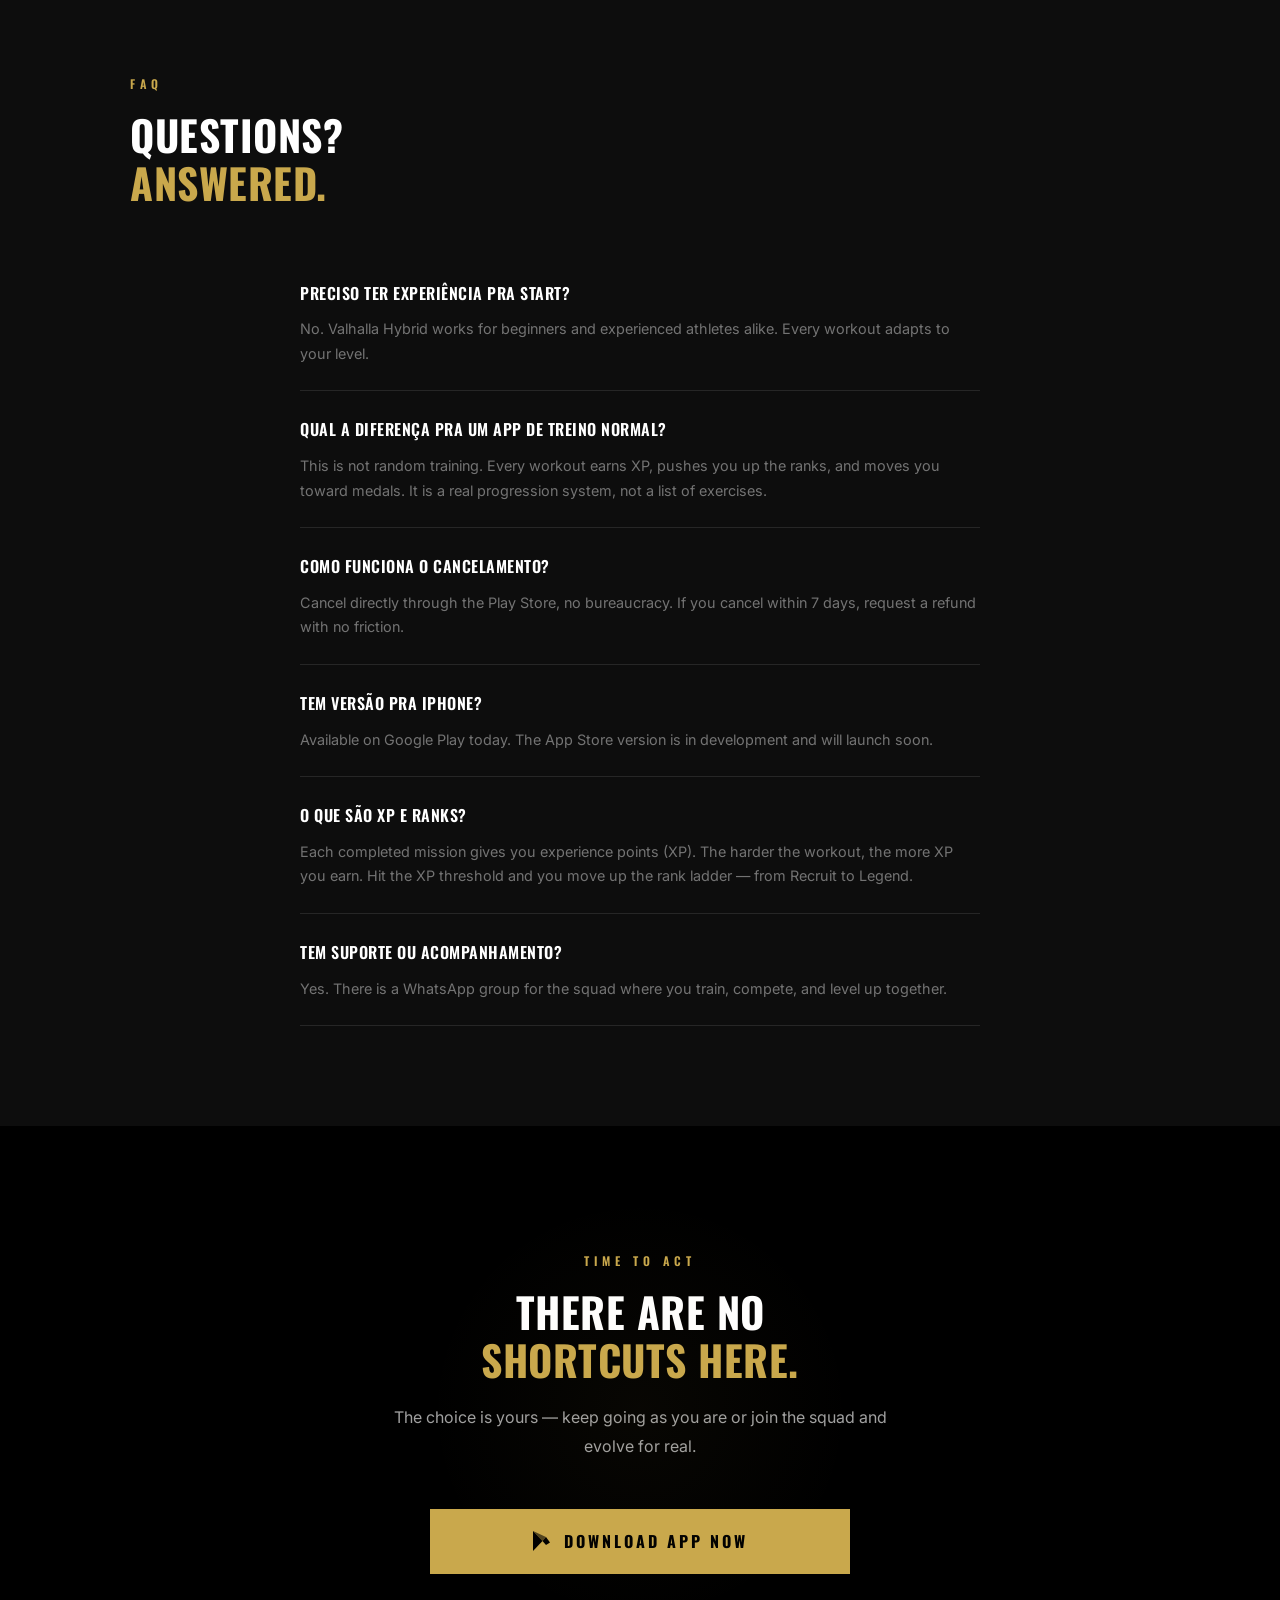
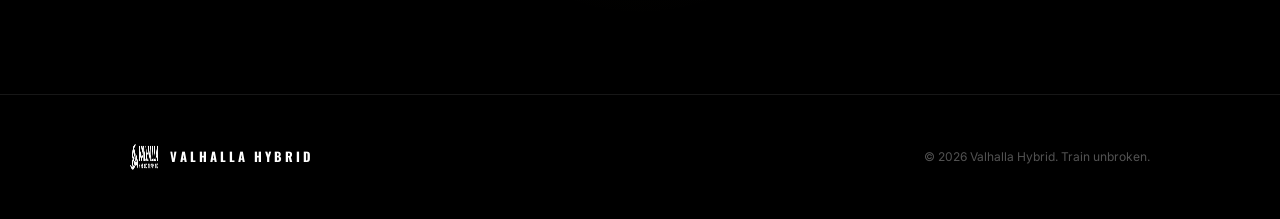
<file: join.html>
<!DOCTYPE html>
<html lang="pt-BR">
<head>
    <meta charset="UTF-8">
    <meta name="viewport" content="width=device-width, initial-scale=1.0">
    <title>Valhalla Hybrid | Train Unbroken</title>
    <meta name="description" content="Valhalla Hybrid is a hybrid training app with military-style progression, XP, ranks, and medals. Functional training, strength, running, and cardio built for discipline and results.">
    <meta name="theme-color" content="#000000">
    <meta property="og:title" content="Valhalla Hybrid">
    <meta property="og:description" content="Train unbroken. Hybrid training with military-style progression.">
    <meta property="og:type" content="website">
    <link rel="icon" type="image/png" href="assets/join/favicon.png">
    <link rel="preconnect" href="https://fonts.googleapis.com">
    <link rel="preconnect" href="https://fonts.gstatic.com" crossorigin>
    <link href="https://fonts.googleapis.com/css2?family=Oswald:wght@400;500;600;700&family=Inter:wght@300;400;500;600;700&display=swap" rel="stylesheet">
    <style>
        /* ── RESET ── */
        *, *::before, *::after { margin: 0; padding: 0; box-sizing: border-box; }

        /* ── BASE ── */
        :root {
            --black: #000000;
            --white: #FFFFFF;
            --gold: #C9A84C;
            --gold-dim: #9A7B30;
            --gold-bright: #E8C36A;
            --gray-100: #F5F5F5;
            --gray-200: #E0E0E0;
            --gray-400: #A0A0A0;
            --gray-500: #737373;
            --gray-600: #525252;
            --gray-800: #262626;
            --gray-900: #171717;
            --gray-950: #0D0D0D;
            --font-display: 'Oswald', 'Arial Narrow', sans-serif;
            --font-body: 'Inter', -apple-system, BlinkMacSystemFont, sans-serif;
        }

        html { scroll-behavior: smooth; }

        body {
            font-family: var(--font-body);
            background: var(--black);
            color: var(--white);
            line-height: 1.8;
            -webkit-font-smoothing: antialiased;
            overflow-x: hidden;
        }

        /* ── SHARED ── */
        .container {
            max-width: 1100px;
            margin: 0 auto;
            padding: 0 40px;
        }

        .text-gold { color: var(--gold); }
        .text-dim { color: var(--gray-400); }

        .label {
            display: inline-block;
            font-family: var(--font-display);
            font-size: 0.75rem;
            font-weight: 600;
            letter-spacing: 5px;
            text-transform: uppercase;
            color: var(--gold);
            margin-bottom: 16px;
        }

        .heading-xl {
            font-family: var(--font-display);
            font-size: clamp(2.2rem, 6vw, 4rem);
            font-weight: 700;
            letter-spacing: 1px;
            text-transform: uppercase;
            line-height: 1.1;
        }

        .heading-lg {
            font-family: var(--font-display);
            font-size: clamp(1.6rem, 4vw, 2.6rem);
            font-weight: 700;
            letter-spacing: 0.5px;
            text-transform: uppercase;
            line-height: 1.15;
        }

        .heading-md {
            font-family: var(--font-display);
            font-size: clamp(1.2rem, 2.5vw, 1.6rem);
            font-weight: 600;
            letter-spacing: 1px;
            text-transform: uppercase;
            line-height: 1.2;
        }

        .body-text {
            font-size: 1rem;
            color: var(--gray-400);
            line-height: 1.8;
        }

        /* ── BUTTONS ── */
        .btn-gold {
            display: inline-flex;
            align-items: center;
            justify-content: center;
            gap: 12px;
            background: var(--gold);
            color: var(--black);
            padding: 18px 44px;
            font-family: var(--font-display);
            font-size: 1rem;
            font-weight: 700;
            letter-spacing: 3px;
            text-transform: uppercase;
            text-decoration: none;
            border: none;
            cursor: pointer;
            transition: all 0.3s ease;
            width: 100%;
            max-width: 420px;
        }

        .btn-gold:hover {
            background: var(--gold-bright);
            transform: translateY(-2px);
            box-shadow: 0 8px 40px rgba(201, 168, 76, 0.25);
        }

        .btn-outline {
            display: inline-flex;
            align-items: center;
            justify-content: center;
            gap: 10px;
            background: transparent;
            color: var(--white);
            padding: 16px 44px;
            font-family: var(--font-display);
            font-size: 0.9rem;
            font-weight: 600;
            letter-spacing: 3px;
            text-transform: uppercase;
            text-decoration: none;
            border: 1px solid var(--gray-800);
            cursor: pointer;
            transition: all 0.3s ease;
        }

        .btn-outline:hover {
            border-color: var(--gold);
            color: var(--gold);
        }

        .btn-gold svg { flex-shrink: 0; }

        /* ── DIVIDER ── */
        .divider {
            width: 60px;
            height: 2px;
            background: var(--gold);
            margin: 32px 0;
        }

        /* ── LANG TOGGLE ── */
        .lang-toggle {
            position: fixed;
            top: 24px;
            right: 24px;
            z-index: 100;
            background: rgba(13, 13, 13, 0.85);
            backdrop-filter: blur(8px);
            border: 1px solid var(--gray-800);
            color: var(--gray-400);
            font-family: var(--font-body);
            font-size: 0.75rem;
            font-weight: 600;
            letter-spacing: 2px;
            text-transform: uppercase;
            padding: 10px 18px;
            cursor: pointer;
            transition: all 0.3s ease;
        }

        .lang-toggle:hover {
            border-color: var(--gold);
            color: var(--gold);
        }

        /* ════════════════════════════════════════════════════
           HERO — splash screen com a imagem do squad
           ════════════════════════════════════════════════════ */
        .hero {
            position: relative;
            min-height: 100vh;
            display: flex;
            flex-direction: column;
            align-items: center;
            justify-content: center;
            text-align: center;
            padding: 80px 24px 60px;
            overflow: hidden;
            background:
                radial-gradient(circle at top, rgba(201, 168, 76, 0.08), transparent 40%),
                var(--black);
        }

        .hero-splash {
            width: 100%;
            max-width: 380px;
            height: auto;
            margin-bottom: 48px;
            filter: drop-shadow(0 0 60px rgba(201, 168, 76, 0.08));
        }

        .hero-headline {
            font-family: var(--font-display);
            font-size: clamp(2.4rem, 7vw, 5rem);
            font-weight: 700;
            letter-spacing: 4px;
            text-transform: uppercase;
            line-height: 1.05;
            margin-bottom: 24px;
        }

        .hero-sub {
            font-family: var(--font-body);
            font-size: clamp(0.9rem, 2vw, 1.1rem);
            font-weight: 400;
            color: var(--gray-400);
            max-width: 520px;
            margin: 0 auto 48px;
            line-height: 1.7;
        }

        .hero-cta-group {
            display: flex;
            flex-direction: column;
            align-items: center;
            gap: 16px;
            width: 100%;
        }

        .hero-price {
            font-family: var(--font-display);
            font-size: 0.85rem;
            font-weight: 500;
            letter-spacing: 2px;
            color: var(--gray-500);
            margin-top: 8px;
        }

        .hero-price strong {
            color: var(--gold);
            font-weight: 700;
        }

        /* ════════════════════════════════════════════════════
           PROBLEMA — gancho psicológico
           ════════════════════════════════════════════════════ */
        .problem {
            padding: 100px 0 80px;
            background: var(--black);
            text-align: center;
        }

        .problem-grid {
            display: grid;
            grid-template-columns: repeat(3, 1fr);
            gap: 2px;
            margin-top: 64px;
        }

        .problem-card {
            background: var(--gray-950);
            padding: 48px 28px;
            text-align: left;
            transition: background 0.3s;
        }

        .problem-card:hover { background: var(--gray-900); }

        .problem-card .num {
            font-family: var(--font-display);
            font-size: 0.7rem;
            font-weight: 600;
            letter-spacing: 3px;
            color: var(--gold-dim);
            margin-bottom: 20px;
            display: block;
        }

        .problem-card h3 {
            font-family: var(--font-display);
            font-size: 1.15rem;
            font-weight: 700;
            text-transform: uppercase;
            letter-spacing: 0.5px;
            margin-bottom: 12px;
            line-height: 1.25;
        }

        .problem-card p {
            font-size: 0.9rem;
            color: var(--gray-500);
            line-height: 1.7;
        }

        /* ════════════════════════════════════════════════════
           PROMESSA — solução
           ════════════════════════════════════════════════════ */
        .promise {
            padding: 100px 0;
            background: var(--gray-950);
            text-align: center;
        }

        .promise-box {
            max-width: 700px;
            margin: 0 auto;
        }

        .promise-box .big-text {
            font-family: var(--font-display);
            font-size: clamp(1.6rem, 3.5vw, 2.4rem);
            font-weight: 700;
            text-transform: uppercase;
            letter-spacing: 1px;
            line-height: 1.25;
            margin-bottom: 32px;
        }

        .promise-box .body-text {
            margin-bottom: 20px;
        }

        /* ════════════════════════════════════════════════════
           COMO FUNCIONA
           ════════════════════════════════════════════════════ */
        .how {
            padding: 100px 0;
            background: var(--black);
        }

        .how-grid {
            display: grid;
            grid-template-columns: repeat(3, 1fr);
            gap: 2px;
            margin-top: 56px;
        }

        .how-card {
            background: var(--gray-950);
            padding: 52px 32px;
            text-align: center;
            transition: background 0.3s;
        }

        .how-card:hover { background: var(--gray-900); }

        .how-icon {
            width: 64px;
            height: 64px;
            margin: 0 auto 28px;
            display: flex;
            align-items: center;
            justify-content: center;
            border: 2px solid var(--gray-800);
            font-size: 1.6rem;
        }

        .how-card:hover .how-icon {
            border-color: var(--gold-dim);
        }

        .how-card h3 {
            font-family: var(--font-display);
            font-size: 1.2rem;
            font-weight: 700;
            text-transform: uppercase;
            letter-spacing: 1px;
            margin-bottom: 14px;
        }

        .how-card p {
            font-size: 0.9rem;
            color: var(--gray-500);
            line-height: 1.7;
        }

        /* ════════════════════════════════════════════════════
           PATENTES — progressão militar
           ════════════════════════════════════════════════════ */
        .ranks {
            padding: 100px 0;
            background: var(--gray-950);
        }

        .ranks-layout {
            display: grid;
            grid-template-columns: 1fr 1fr;
            gap: 80px;
            align-items: center;
            margin-top: 56px;
        }

        .rank-list {
            display: flex;
            flex-direction: column;
        }

        .rank-item {
            display: flex;
            align-items: center;
            gap: 20px;
            padding: 18px 24px;
            border-left: 3px solid var(--gray-800);
            transition: all 0.3s;
        }

        .rank-item:hover {
            border-left-color: var(--gold);
            background: rgba(201, 168, 76, 0.03);
        }

        .rank-icon {
            width: 48px;
            height: 48px;
            border-radius: 50%;
            display: flex;
            align-items: center;
            justify-content: center;
            font-size: 1.3rem;
            flex-shrink: 0;
            border: 2px solid var(--gray-800);
            background: var(--gray-950);
        }

        .rank-item:hover .rank-icon {
            border-color: var(--gold-dim);
        }

        .rank-info h4 {
            font-family: var(--font-display);
            font-size: 1rem;
            font-weight: 700;
            text-transform: uppercase;
            letter-spacing: 1px;
        }

        .rank-info p {
            font-size: 0.82rem;
            color: var(--gray-500);
            margin-top: 3px;
        }

        .ranks-text .body-text {
            margin-bottom: 20px;
        }

        /* ════════════════════════════════════════════════════
           COMUNIDADE — a imagem do squad de novo
           ════════════════════════════════════════════════════ */
        .community {
            position: relative;
            width: 100%;
            overflow: hidden;
            display: flex;
            align-items: center;
            justify-content: center;
            min-height: 80vh;
        }

        .community-bg {
            position: absolute;
            inset: 0;
            background: url('assets/join/pelotao.jpeg') center center / cover no-repeat;
            filter: brightness(0.28) contrast(1.08) saturate(0.95);
        }

        .community-overlay {
            position: absolute;
            inset: 0;
            background: linear-gradient(
                to bottom,
                rgba(0,0,0,0.8) 0%,
                rgba(0,0,0,0.4) 40%,
                rgba(0,0,0,0.4) 60%,
                rgba(0,0,0,0.85) 100%
            );
        }

        .community-content {
            position: relative;
            z-index: 2;
            text-align: center;
            padding: 80px 24px;
            max-width: 700px;
        }

        .community-content .heading-xl {
            margin-bottom: 24px;
        }

        .community-content .body-text {
            margin-bottom: 40px;
            font-size: 1.05rem;
        }

        /* ════════════════════════════════════════════════════
           LÍDER — quem lidera o squad
           ════════════════════════════════════════════════════ */
        .leader {
            padding: 120px 0;
            background: var(--black);
        }

        .leader-layout {
            display: grid;
            grid-template-columns: 1fr 1fr;
            gap: 80px;
            align-items: center;
        }

        .leader-photo {
            position: relative;
        }

        .leader-photo img {
            width: 100%;
            height: auto;
            display: block;
            filter: brightness(0.9) contrast(1.05);
        }

        .leader-photo::after {
            content: '';
            position: absolute;
            bottom: 0;
            left: 0;
            right: 0;
            height: 120px;
            background: linear-gradient(to top, var(--black), transparent);
            pointer-events: none;
        }

        .leader-text .label {
            margin-bottom: 20px;
        }

        .leader-text .name {
            font-family: var(--font-display);
            font-size: clamp(1.6rem, 3vw, 2.2rem);
            font-weight: 700;
            text-transform: uppercase;
            letter-spacing: 2px;
            line-height: 1.15;
            margin-bottom: 8px;
        }

        .leader-text .role {
            font-size: 0.85rem;
            color: var(--gold-dim);
            letter-spacing: 2px;
            text-transform: uppercase;
            margin-bottom: 32px;
        }

        .leader-quote {
            font-family: var(--font-display);
            font-size: clamp(1.1rem, 2vw, 1.4rem);
            font-weight: 600;
            text-transform: uppercase;
            line-height: 1.35;
            letter-spacing: 0.5px;
            margin-bottom: 28px;
            padding-left: 20px;
            border-left: 3px solid var(--gold);
        }

        .leader-bio {
            font-size: 0.95rem;
            color: var(--gray-400);
            line-height: 1.8;
            margin-bottom: 28px;
        }

        .leader-creds {
            display: flex;
            flex-direction: column;
            gap: 12px;
        }

        .leader-cred {
            display: flex;
            align-items: center;
            gap: 12px;
            font-size: 0.85rem;
            color: var(--gray-400);
        }

        .leader-cred .dot {
            width: 6px;
            height: 6px;
            background: var(--gold);
            flex-shrink: 0;
        }

        .leader-signature {
            margin-top: 36px;
            font-family: var(--font-display);
            font-size: 0.75rem;
            letter-spacing: 4px;
            text-transform: uppercase;
            color: var(--gray-600);
        }

        /* ════════════════════════════════════════════════════
           PREÇO
           ════════════════════════════════════════════════════ */
        .pricing {
            padding: 100px 0;
            background: var(--black);
            text-align: center;
        }

        .price-card {
            max-width: 480px;
            margin: 56px auto 0;
            border: 1px solid var(--gray-800);
            padding: 56px 40px;
            position: relative;
        }

        .price-badge {
            position: absolute;
            top: -14px;
            left: 50%;
            transform: translateX(-50%);
            background: var(--gold);
            color: var(--black);
            font-family: var(--font-display);
            font-size: 0.7rem;
            font-weight: 700;
            letter-spacing: 3px;
            text-transform: uppercase;
            padding: 6px 20px;
        }

        .price-old {
            font-family: var(--font-display);
            font-size: 1rem;
            font-weight: 500;
            color: var(--gray-600);
            text-decoration: line-through;
            letter-spacing: 1px;
            margin-bottom: 8px;
        }

        .price-current {
            font-family: var(--font-display);
            font-size: clamp(2.5rem, 6vw, 4rem);
            font-weight: 700;
            color: var(--white);
            letter-spacing: 2px;
            line-height: 1;
            margin-bottom: 4px;
        }

        .price-period {
            font-size: 0.85rem;
            color: var(--gray-500);
            letter-spacing: 1px;
            margin-bottom: 32px;
        }

        .price-details {
            display: flex;
            flex-direction: column;
            gap: 14px;
            margin-bottom: 40px;
            text-align: left;
        }

        .price-detail {
            display: flex;
            align-items: center;
            gap: 12px;
            font-size: 0.9rem;
            color: var(--gray-400);
        }

        .price-detail .check {
            color: var(--gold);
            font-weight: 700;
            font-size: 1rem;
            flex-shrink: 0;
        }

        /* ════════════════════════════════════════════════════
           FAQ
           ════════════════════════════════════════════════════ */
        .faq {
            padding: 80px 0 100px;
            background: var(--gray-950);
        }

        .faq-list {
            max-width: 680px;
            margin: 48px auto 0;
        }

        .faq-item {
            border-bottom: 1px solid var(--gray-800);
            padding: 24px 0;
        }

        .faq-q {
            font-family: var(--font-display);
            font-size: 1rem;
            font-weight: 600;
            text-transform: uppercase;
            letter-spacing: 0.5px;
            margin-bottom: 10px;
        }

        .faq-a {
            font-size: 0.9rem;
            color: var(--gray-500);
            line-height: 1.7;
        }

        /* ════════════════════════════════════════════════════
           CTA FINAL
           ════════════════════════════════════════════════════ */
        .cta-final {
            padding: 120px 0;
            background: var(--black);
            text-align: center;
            position: relative;
            overflow: hidden;
        }

        .cta-final::before {
            content: '';
            position: absolute;
            top: 50%;
            left: 50%;
            transform: translate(-50%, -50%);
            width: 500px;
            height: 500px;
            background: radial-gradient(circle, rgba(201,168,76,0.04) 0%, transparent 60%);
            pointer-events: none;
        }

        .cta-final .heading-lg {
            margin-bottom: 20px;
        }

        .cta-final .body-text {
            max-width: 520px;
            margin: 0 auto 48px;
        }

        /* ════════════════════════════════════════════════════
           FOOTER
           ════════════════════════════════════════════════════ */
        footer {
            background: var(--black);
            border-top: 1px solid var(--gray-900);
            padding: 48px 0;
        }

        .footer-inner {
            display: flex;
            align-items: center;
            justify-content: space-between;
        }

        .footer-brand {
            display: flex;
            align-items: center;
            gap: 12px;
        }

        .footer-brand img {
            width: 28px;
            height: 28px;
        }

        .footer-brand span {
            font-family: var(--font-display);
            font-size: 0.8rem;
            font-weight: 700;
            letter-spacing: 3px;
            text-transform: uppercase;
        }

        .footer-copy {
            font-size: 0.75rem;
            color: var(--gray-600);
        }

        /* ════════════════════════════════════════════════════
           MOBILE
           ════════════════════════════════════════════════════ */
        @media (max-width: 900px) {
            .problem-grid,
            .how-grid { grid-template-columns: 1fr; }
            .ranks-layout { grid-template-columns: 1fr; gap: 48px; }
            .leader-layout { grid-template-columns: 1fr; gap: 48px; }
            .leader-photo::after { display: none; }
        }

        @media (max-width: 640px) {
            .hero { padding: 60px 16px 48px; }
            .hero-splash { max-width: 260px; }
            .price-card { padding: 48px 24px; }
            .footer-inner { flex-direction: column; gap: 16px; text-align: center; }
            .leader { padding: 80px 0; }
        }
    </style>
</head>
<body>


    <!-- ════════════════════════════════════════════════════
         HERO — imagem do squad + headline emocional
         ════════════════════════════════════════════════════ -->
    <section class="hero" id="top">
        <img src="assets/join/splash.png" alt="Valhalla Hybrid — Pelotão de Espíritos Invictos" class="hero-splash">

        <h1 class="hero-headline">
            Train Like<br><span class="text-gold">You Mean It.</span>
        </h1>

        <p class="hero-sub">
            Hybrid training with military-style progression. Functional work, strength, running, and cardio — all tied to XP, ranks, and medals that turn discipline into results.
        </p>

        <div class="hero-cta-group" style="display: flex; flex-direction: column; align-items: flex-start; gap: 14px;">
            <a href="https://play.google.com/store/apps/details?id=com.valhallahybr.app" target="_blank" rel="noopener" class="btn-gold">
                <svg width="20" height="22" viewBox="0 0 20 22" fill="none"><path d="M1 1L10.5 11 1 21V1Z" fill="#000"/><path d="M14 7L10.5 11L14 15L18 12.5L14 7Z" fill="#000"/><path d="M1 1L10.5 11L14 7L1 1Z" fill="#000" opacity="0.6"/></svg>
                DOWNLOAD APP & START • $14.99/MO
            </a>
            <span class="hero-price" style="color: var(--gray-400); font-size: 0.9rem;">Instant download on Google Play • Cancel anytime • 7-day guarantee</span>
        </div>
    </section>

    <!-- ════════════════════════════════════════════════════
         PROBLEMA — ganchos psicológicos
         ════════════════════════════════════════════════════ -->
    <section class="problem">
        <div class="container">
            <span class="label">The Problem</span>
            <h2 class="heading-lg">Have you ever felt like you<br><span class="text-gold">train hard and still stall?</span></h2>

            <div class="problem-grid">
                <div class="problem-card">
                    <span class="num">01</span>
                    <h3>Training without direction</h3>
                    <p>You show up, do random work, and leave without knowing if you actually got better. No system, no progression.</p>
                </div>
                <div class="problem-card">
                    <span class="num">02</span>
                    <h3>Strength without stamina</h3>
                    <p>You can lift, but you gas out fast. Strong on paper, underprepared in real life.</p>
                </div>
                <div class="problem-card">
                    <span class="num">03</span>
                    <h3>No community</h3>
                    <p>You train alone with nobody pushing you forward. The first hard week hits and you drop off again.</p>
                </div>
            </div>
        </div>
    </section>

    <!-- ════════════════════════════════════════════════════
         GANCHO EMOCIONAL — o porquê
         ════════════════════════════════════════════════════ -->
    <section class="promise">
        <div class="container">
            <div class="promise-box">
                <span class="label">Why It Exists</span>
                <p class="big-text">
                    You want to be the man who<br>
                    <span class="text-gold">shows up when your family needs you.</span><br>
                    Not the guy who runs out of gas climbing stairs.
                </p>
                <div class="divider" style="margin: 32px auto;"></div>
                <p class="body-text">
                    Valhalla Hybrid is not just another workout app. It is a hybrid training system — functional training, strength, running, and cardio — built to turn discipline into measurable progress.
                </p>
                <p class="body-text">
                    Every session earns XP. Every XP moves you toward a higher rank. Every rank proves you kept showing up.
                </p>
            </div>
        </div>
    </section>

    <!-- ════════════════════════════════════════════════════
         COMO FUNCIONA
         ════════════════════════════════════════════════════ -->
    <section class="how">
        <div class="container">
            <span class="label">How It Works</span>
            <h2 class="heading-lg">Three pillars.<br><span class="text-gold">One system.</span></h2>

            <div class="how-grid" style="grid-template-columns: repeat(auto-fit, minmax(240px, 1fr));">
                <div class="how-card">
                    <div class="how-icon">⚡</div>
                    <h3>Hybrid Workouts</h3>
                    <p>Functional training, strength, running, and cardio blended into a single session. You do not just get better at one thing — you get ready for anything.</p>
                </div>
                <div class="how-card">
                    <div class="how-icon">📱</div>
                    <h3>Wearable Sync</h3>
                    <p>Connect Garmin, Apple Watch, or Google Fit. Every step and calorie automatically feeds your XP and rank progression — zero manual entry.</p>
                </div>
                <div class="how-card">
                    <div class="how-icon">🎖️</div>
                    <h3>XP & Ranks</h3>
                    <p>Every completed mission earns XP based on the challenge level. Stack XP, climb the ranks, unlock medals.</p>
                </div>
                <div class="how-card">
                    <div class="how-icon">🛡️</div>
                    <h3>The Squad</h3>
                    <p>Join a tight group of fighters who train, compete, and level up together. No one is left behind.</p>
                </div>
            </div>
        </div>
    </section>

    <!-- ════════════════════════════════════════════════════
         PATENTES — progressão
         ════════════════════════════════════════════════════ -->
    <section class="ranks">
        <div class="container">
            <div class="ranks-layout">
                <div class="rank-list">
                    <!-- Progress Bar Header -->
                    <div style="background: #161616; border: 1px solid #2a2a2a; padding: 20px; border-radius: 8px; margin-bottom: 25px;">
                        <div style="display: flex; justify-content: space-between; align-items: center; margin-bottom: 10px;">
                            <span style="color: #d4af37; font-size: 0.85rem; font-weight: bold; letter-spacing: 1px;">XP LADDER PROGRESSION</span>
                            <span style="color: #888; font-size: 0.8rem;">0 XP ➔ 6,500+ XP</span>
                        </div>
                        <div style="width: 100%; background: #222; height: 8px; border-radius: 4px; overflow: hidden;">
                            <div style="width: 100%; background: linear-gradient(90deg, #888, #d4af37, #ffcc00); height: 100%;"></div>
                        </div>
                        <p style="color: #aaa; font-size: 0.8rem; margin-top: 10px;">Every workout earned increases your XP. Clear milestones to unlock ranks, medals, and elite status.</p>
                    </div>

                    <!-- Ranks Grid / List -->
                    <div style="display: grid; grid-template-columns: repeat(auto-fit, minmax(280px, 1fr)); gap: 15px;">
                        <div class="rank-item" style="background: #121212; border: 1px solid #222; padding: 18px; border-radius: 6px; display: flex; align-items: flex-start; gap: 15px;">
                            <div class="rank-icon" style="font-size: 1.5rem; background: rgba(212,175,55,0.1); padding: 10px; border-radius: 6px;">🎖️</div>
                            <div class="rank-info" style="flex: 1;">
                                <div style="display: flex; justify-content: space-between; align-items: center;">
                                    <h4 style="color: #fff; font-size: 1rem; margin-bottom: 2px;">Recruit</h4>
                                    <span style="color: #d4af37; font-size: 0.75rem; font-weight: bold;">0 – 199 XP</span>
                                </div>
                                <p style="color: #aaa; font-size: 0.85rem; margin-bottom: 6px;">First steps in the barracks. Lock in the basics.</p>
                                <span style="color: #666; font-size: 0.75rem;">Unlocked: Basic Training Badge</span>
                            </div>
                        </div>

                        <div class="rank-item" style="background: #121212; border: 1px solid #222; padding: 18px; border-radius: 6px; display: flex; align-items: flex-start; gap: 15px;">
                            <div class="rank-icon" style="font-size: 1.5rem; background: rgba(212,175,55,0.1); padding: 10px; border-radius: 6px;">🛡️</div>
                            <div class="rank-info" style="flex: 1;">
                                <div style="display: flex; justify-content: space-between; align-items: center;">
                                    <h4 style="color: #fff; font-size: 1rem; margin-bottom: 2px;">Private</h4>
                                    <span style="color: #d4af37; font-size: 0.75rem; font-weight: bold;">200 – 499 XP</span>
                                </div>
                                <p style="color: #aaa; font-size: 0.85rem; margin-bottom: 6px;">Learning the training base and building stamina.</p>
                                <span style="color: #666; font-size: 0.75rem;">Unlocked: 5 Workouts Completed Badge</span>
                            </div>
                        </div>

                        <div class="rank-item" style="background: #121212; border: 1px solid #222; padding: 18px; border-radius: 6px; display: flex; align-items: flex-start; gap: 15px;">
                            <div class="rank-icon" style="font-size: 1.5rem; background: rgba(212,175,55,0.1); padding: 10px; border-radius: 6px;">⚔️</div>
                            <div class="rank-info" style="flex: 1;">
                                <div style="display: flex; justify-content: space-between; align-items: center;">
                                    <h4 style="color: #fff; font-size: 1rem; margin-bottom: 2px;">Corporal</h4>
                                    <span style="color: #d4af37; font-size: 0.75rem; font-weight: bold;">500 – 999 XP</span>
                                </div>
                                <p style="color: #aaa; font-size: 0.85rem; margin-bottom: 6px;">Earning the first stripes. Consistency takes over.</p>
                                <span style="color: #666; font-size: 0.75rem;">Unlocked: 15 Workouts Streak Badge</span>
                            </div>
                        </div>

                        <div class="rank-item" style="background: #121212; border: 1px solid #222; padding: 18px; border-radius: 6px; display: flex; align-items: flex-start; gap: 15px;">
                            <div class="rank-icon" style="font-size: 1.5rem; background: rgba(212,175,55,0.1); padding: 10px; border-radius: 6px;">🎯</div>
                            <div class="rank-info" style="flex: 1;">
                                <div style="display: flex; justify-content: space-between; align-items: center;">
                                    <h4 style="color: #fff; font-size: 1rem; margin-bottom: 2px;">Sergeant</h4>
                                    <span style="color: #d4af37; font-size: 0.75rem; font-weight: bold;">1,000 – 1,499 XP</span>
                                </div>
                                <p style="color: #aaa; font-size: 0.85rem; margin-bottom: 6px;">Leading initial squads. Discipline is now a habit.</p>
                                <span style="color: #666; font-size: 0.75rem;">Unlocked: Full Track Completion Badge</span>
                            </div>
                        </div>

                        <div class="rank-item" style="background: #121212; border: 1px solid #222; padding: 18px; border-radius: 6px; display: flex; align-items: flex-start; gap: 15px;">
                            <div class="rank-icon" style="font-size: 1.5rem; background: rgba(212,175,55,0.1); padding: 10px; border-radius: 6px;">🎖️</div>
                            <div class="rank-info" style="flex: 1;">
                                <div style="display: flex; justify-content: space-between; align-items: center;">
                                    <h4 style="color: #fff; font-size: 1rem; margin-bottom: 2px;">Master Sergeant</h4>
                                    <span style="color: #d4af37; font-size: 0.75rem; font-weight: bold;">1,500 – 1,999 XP</span>
                                </div>
                                <p style="color: #aaa; font-size: 0.85rem; margin-bottom: 6px;">Troop veteran. Unbreakable physical standard.</p>
                                <span style="color: #666; font-size: 0.75rem;">Unlocked: Iron Stamina Badge</span>
                            </div>
                        </div>

                        <div class="rank-item" style="background: #121212; border: 1px solid #222; padding: 18px; border-radius: 6px; display: flex; align-items: flex-start; gap: 15px;">
                            <div class="rank-icon" style="font-size: 1.5rem; background: rgba(212,175,55,0.1); padding: 10px; border-radius: 6px;">⭐</div>
                            <div class="rank-info" style="flex: 1;">
                                <div style="display: flex; justify-content: space-between; align-items: center;">
                                    <h4 style="color: #fff; font-size: 1rem; margin-bottom: 2px;">Lieutenant</h4>
                                    <span style="color: #d4af37; font-size: 0.75rem; font-weight: bold;">2,000 – 2,999 XP</span>
                                </div>
                                <p style="color: #aaa; font-size: 0.85rem; margin-bottom: 6px;">Entering the officer corps. Advanced hybrid mastery.</p>
                                <span style="color: #666; font-size: 0.75rem;">Unlocked: Officer Status & Elite Badge</span>
                            </div>
                        </div>

                        <div class="rank-item" style="background: #121212; border: 1px solid #222; padding: 18px; border-radius: 6px; display: flex; align-items: flex-start; gap: 15px;">
                            <div class="rank-icon" style="font-size: 1.5rem; background: rgba(212,175,55,0.1); padding: 10px; border-radius: 6px;">⭐</div>
                            <div class="rank-info" style="flex: 1;">
                                <div style="display: flex; justify-content: space-between; align-items: center;">
                                    <h4 style="color: #fff; font-size: 1rem; margin-bottom: 2px;">Captain</h4>
                                    <span style="color: #d4af37; font-size: 0.75rem; font-weight: bold;">3,000 – 4,499 XP</span>
                                </div>
                                <p style="color: #aaa; font-size: 0.85rem; margin-bottom: 6px;">Leading companies. Peak conditioning reached.</p>
                                <span style="color: #666; font-size: 0.75rem;">Unlocked: Commander Medal of Honor</span>
                            </div>
                        </div>

                        <div class="rank-item" style="background: #121212; border: 1px solid #222; padding: 18px; border-radius: 6px; display: flex; align-items: flex-start; gap: 15px;">
                            <div class="rank-icon" style="font-size: 1.5rem; background: rgba(212,175,55,0.1); padding: 10px; border-radius: 6px;">👑</div>
                            <div class="rank-info" style="flex: 1;">
                                <div style="display: flex; justify-content: space-between; align-items: center;">
                                    <h4 style="color: #fff; font-size: 1rem; margin-bottom: 2px;">Commander</h4>
                                    <span style="color: #d4af37; font-size: 0.75rem; font-weight: bold;">4,500 – 6,499 XP</span>
                                </div>
                                <p style="color: #aaa; font-size: 0.85rem; margin-bottom: 6px;">Inspiring and guiding warriors across all squads.</p>
                                <span style="color: #666; font-size: 0.75rem;">Unlocked: General Staff Badge</span>
                            </div>
                        </div>

                        <div class="rank-item" style="background: #121212; border: 1px solid #222; padding: 18px; border-radius: 6px; display: flex; align-items: flex-start; gap: 15px; border-color: rgba(212,175,55,0.3);">
                            <div class="rank-icon" style="font-size: 1.5rem; background: rgba(212,175,55,0.2); padding: 10px; border-radius: 6px;">⚡</div>
                            <div class="rank-info" style="flex: 1;">
                                <div style="display: flex; justify-content: space-between; align-items: center;">
                                    <h4 style="color: #d4af37; font-size: 1rem; margin-bottom: 2px;">Einherjar</h4>
                                    <span style="color: #d4af37; font-size: 0.75rem; font-weight: bold;">6,500+ XP</span>
                                </div>
                                <p style="color: #aaa; font-size: 0.85rem; margin-bottom: 6px;">Elite warrior chosen by Odin. Unbroken peak.</p>
                                <span style="color: #d4af37; font-size: 0.75rem; font-weight: bold;">Unlocked: Valhalla Legend Medal</span>
                            </div>
                        </div>
                    </div>
                </div>

                <div class="ranks-text">
                    <span class="label">Progression</span>
                    <h2 class="heading-lg">Every rank is a<br><span class="text-gold">real milestone</span></h2>
                    <div class="divider"></div>
                    <p class="body-text">
                        In Valhalla Hybrid, no workout goes to waste. Counted sessions push you up the ladder. Each rank is proof that you stayed in the fight.
                    </p>
                    <p class="body-text">
                        The progression system is built to keep you focused, consistent, and moving forward — like a game that never stops rewarding discipline.
                    </p>
                    <a href="#pricing" class="btn-outline" style="margin-top: 32px;">
                        START NOW
                    </a>
                </div>
            </div>
        </div>
    </section>

    <!-- ════════════════════════════════════════════════════
         COMUNIDADE — a imagem do squad em destaque
         ════════════════════════════════════════════════════ -->
    <section class="community" id="community">
        <div class="community-bg"></div>
        <div class="community-overlay"></div>
        <div class="community-content">
            <span class="label">The Platoon</span>
            <h2 class="heading-xl">Join the<br><span class="text-gold">squad.</span></h2>
            <p class="body-text">
                People who train together evolve together. Join the group, meet the fighters, compete, and move up the ranks with the squad.
            </p>
            <a href="https://play.google.com/store/apps/details?id=com.valhallahybr.app" target="_blank" rel="noopener" class="btn-gold" style="margin: 0 auto;">
                JOIN THE GROUP
            </a>
        </div>
    </section>

    <!-- ════════════════════════════════════════════════════
         LÍDER — quem lidera o squad
         ════════════════════════════════════════════════════ -->
    <section class="leader">
        <div class="container">
            <div class="leader-layout">
                <div class="leader-photo">
                    <img src="assets/join/lider-fundador.jpeg" alt="Rui Gabriel Bueno Santos — Founder of Valhalla Hybrid">
                </div>
                <div class="leader-text">
                    <span class="label">Who Leads</span>
                    <h2 class="name">Rui Bueno</h2>
                    <p class="role" data-i18n="leader-role">Founder & Creator of Valhalla Hybrid</p>

                    <p class="leader-quote">
                        "I built Valhalla Hybrid because training without a system is just wasted effort."
                    </p>

                    <p class="leader-bio">
                        Valhalla Hybrid came out of practice — years of training, testing methods, and realizing that most people do not lack motivation, they lack a system that actually turns discipline into results.
                    </p>

                    <div class="leader-creds">
                        <div class="leader-cred">
                            <span class="dot"></span>
                            <span>Hybrid training specialist</span>
                        </div>
                        <div class="leader-cred">
                            <span class="dot"></span>
                            <span>Creator of the Valhalla progression method</span>
                        </div>
                        <div class="leader-cred">
                            <span class="dot"></span>
                            <span>Experience in strength, running, and conditioning</span>
                        </div>
                        <div class="leader-cred">
                            <span class="dot"></span>
                            <span>Leader of the Unbroken Spirits squad</span>
                        </div>
                    </div>

                    <p class="leader-signature">— Unbroken Spirit</p>
                </div>
            </div>
        </div>
    </section>

    <!-- ════════════════════════════════════════════════════
         CASES / MISSION DEBRIEFS — Prova Social Real
         ════════════════════════════════════════════════════ -->
    <section class="cases" style="padding: 80px 0; background: #0a0a0a; border-top: 1px solid #222; border-bottom: 1px solid #222;">
        <div class="container" style="max-width: 1000px; margin: 0 auto; padding: 0 20px;">
            <div style="text-align: center; margin-bottom: 50px;">
                <span class="label">Proven Results</span>
                <h2 class="heading-lg">Recent<br><span class="text-gold">Mission Debriefs</span></h2>
                <p class="body-text" style="max-width: 600px; margin: 15px auto 0;">Real operatives. Real combat results. No excuses, just pure system execution.</p>
            </div>

            <div style="display: grid; grid-template-columns: repeat(auto-fit, minmax(280px, 1fr)); gap: 30px;">
                <!-- Case 1 -->
                <div class="case-card" style="background: #121212; border: 1px solid #262626; padding: 30px; border-radius: 8px;">
                    <div style="display: flex; justify-content: space-between; align-items: center; margin-bottom: 20px;">
                        <span style="background: rgba(212,175,55,0.1); color: #d4af37; padding: 4px 10px; font-size: 0.8rem; font-weight: bold; border-radius: 4px;">LIEUTENANT</span>
                        <span style="color: #888; font-size: 0.85rem;">16 Weeks</span>
                    </div>
                    <h3 style="font-size: 1.25rem; margin-bottom: 8px; color: #fff;">Operative Igor Teixeira</h3>
                    <p style="color: #d4af37; font-weight: bold; margin-bottom: 15px; font-size: 1.1rem;">-11kg fat / +4kg muscle</p>
                    <p style="color: #aaa; font-size: 0.9rem; line-height: 1.5; font-style: italic;">
                        "Turned discipline into pure execution. Dropped body fat while packing on quality muscle through strict hybrid execution."
                    </p>
                </div>

                <!-- Case 2 -->
                <div class="case-card" style="background: #121212; border: 1px solid #262626; padding: 30px; border-radius: 8px;">
                    <div style="display: flex; justify-content: space-between; align-items: center; margin-bottom: 20px;">
                        <span style="background: rgba(212,175,55,0.1); color: #d4af37; padding: 4px 10px; font-size: 0.8rem; font-weight: bold; border-radius: 4px;">SERGEANT</span>
                        <span style="color: #888; font-size: 0.85rem;">15 Weeks</span>
                    </div>
                    <h3 style="font-size: 1.25rem; margin-bottom: 8px; color: #fff;">Operative Leanderson</h3>
                    <p style="color: #d4af37; font-weight: bold; margin-bottom: 15px; font-size: 1.1rem;">Built +9kg of muscle</p>
                    <p style="color: #aaa; font-size: 0.9rem; line-height: 1.5; font-style: italic;">
                        "Massive size gains through rigorous progressive overload and consistent training frequency. No wasted days."
                    </p>
                </div>
            </div>
        </div>
    </section>

    <!-- ════════════════════════════════════════════════════
         PREÇO
         ════════════════════════════════════════════════════ -->
    <section class="pricing" id="pricing">
        <div class="container">
            <span class="label">Investment</span>
            <h2 class="heading-lg">Monthly subscription.<br><span class="text-gold">$14.99.</span></h2>

            <div class="price-card">
                <div class="price-badge">STANDARD PRICE</div>
                <p class="price-current">$14,99<span style="font-size:0.5em; color:var(--gray-500);">/mês</span></p>
                <p class="price-period">Cancel anytime · 7-day guarantee</p>

                <div class="price-details">
                    <div class="price-detail">
                        <span class="check">✓</span>
                        <span>Workouts híbridos completos (funcional + strength training + running + cardio)</span>
                    </div>
                    <div class="price-detail">
                        <span class="check">✓</span>
                        <span>Sistema de XP, ranks militares e medalhas</span>
                    </div>
                    <div class="price-detail">
                        <span class="check">✓</span>
                        <span>Missões diárias com contagem regressiva</span>
                    </div>
                    <div class="price-detail">
                        <span class="check">✓</span>
                        <span>Acesso ao grupo do WhatsApp do squad</span>
                    </div>
                    <div class="price-detail">
                        <span class="check">✓</span>
                        <span>Painel de progresso e tracking de treinos</span>
                    </div>
                    <div class="price-detail">
                        <span class="check">✓</span>
                        <span>7-day guarantee — cancel with no friction</span>
                    </div>
                </div>

                <a href="https://play.google.com/store/apps/details?id=com.valhallahybr.app" target="_blank" rel="noopener" class="btn-gold">
                    <svg width="20" height="22" viewBox="0 0 20 22" fill="none"><path d="M1 1L10.5 11 1 21V1Z" fill="#000"/><path d="M14 7L10.5 11L14 15L18 12.5L14 7Z" fill="#000"/><path d="M1 1L10.5 11L14 7L1 1Z" fill="#000" opacity="0.6"/></svg>
                    DOWNLOAD ON GOOGLE PLAY
                </a>
            </div>
        </div>
    </section>

    <!-- ════════════════════════════════════════════════════
         FAQ
         ════════════════════════════════════════════════════ -->
    <section class="faq">
        <div class="container">
            <span class="label">FAQ</span>
            <h2 class="heading-lg">Questions?<br><span class="text-gold">Answered.</span></h2>

            <div class="faq-list">
                <div class="faq-item">
                    <p class="faq-q">Preciso ter experiência pra start?</p>
                    <p class="faq-a">No. Valhalla Hybrid works for beginners and experienced athletes alike. Every workout adapts to your level.</p>
                </div>
                <div class="faq-item">
                    <p class="faq-q">Qual a diferença pra um app de treino normal?</p>
                    <p class="faq-a">This is not random training. Every workout earns XP, pushes you up the ranks, and moves you toward medals. It is a real progression system, not a list of exercises.</p>
                </div>
                <div class="faq-item">
                    <p class="faq-q">Como funciona o cancelamento?</p>
                    <p class="faq-a">Cancel directly through the Play Store, no bureaucracy. If you cancel within 7 days, request a refund with no friction.</p>
                </div>
                <div class="faq-item">
                    <p class="faq-q">Tem versão pra iPhone?</p>
                    <p class="faq-a">Available on Google Play today. The App Store version is in development and will launch soon.</p>
                </div>
                <div class="faq-item">
                    <p class="faq-q">O que são XP e ranks?</p>
                    <p class="faq-a">Each completed mission gives you experience points (XP). The harder the workout, the more XP you earn. Hit the XP threshold and you move up the rank ladder — from Recruit to Legend.</p>
                </div>
                <div class="faq-item">
                    <p class="faq-q">Tem suporte ou acompanhamento?</p>
                    <p class="faq-a">Yes. There is a WhatsApp group for the squad where you train, compete, and level up together.</p>
                </div>
            </div>
        </div>
    </section>

    <!-- ════════════════════════════════════════════════════
         CTA FINAL
         ════════════════════════════════════════════════════ -->
    <section class="cta-final">
        <div class="container">
            <span class="label">Take Action</span>
            <h2 class="heading-lg">There are no<br><span class="text-gold">shortcuts here.</span></h2>
            <p class="body-text">
                The decision is yours — keep doing what you have been doing or join the squad and evolve for real.
            </p>
            <a href="https://play.google.com/store/apps/details?id=com.valhallahybr.app" target="_blank" rel="noopener" class="btn-gold" style="margin: 0 auto;">
                <svg width="20" height="22" viewBox="0 0 20 22" fill="none"><path d="M1 1L10.5 11 1 21V1Z" fill="#000"/><path d="M14 7L10.5 11L14 15L18 12.5L14 7Z" fill="#000"/><path d="M1 1L10.5 11L14 7L1 1Z" fill="#000" opacity="0.6"/></svg>
                DOWNLOAD APP NOW
            </a>
        </div>
    </section>

    <!-- ════════════════════════════════════════════════════
         FOOTER
         ════════════════════════════════════════════════════ -->
    <footer>
        <div class="container">
            <div class="footer-inner">
                <div class="footer-brand">
                    <img src="assets/join/valhalla-ht-white.png" alt="Valhalla Hybrid">
                    <span>VALHALLA HYBRID</span>
                </div>
                <span class="footer-copy">© 2026 Valhalla Hybrid. Train unbroken.</span>
            </div>
        </div>
    </footer>

    <script>
        const translations = {
            en: {
                heroHeadlineTop: 'WE TRAIN',
                heroHeadlineBottom: 'UNBROKEN SPIRITS',
                heroSub: 'Hybrid training with military-style progression. Functional, strength, running and cardio — all with XP, ranks and medals that turn discipline into results.',
                heroPrice: 'Monthly subscription',
                problemLabel: 'The Problem',
                problemHeadingTop: 'Have you ever felt like you',
                problemHeadingBottom: 'train and do not improve?',
                promiseLabel: 'The Why',
                promiseBigTop: 'You want to be the man who',
                promiseBigMid: 'steps up when family needs it.',
                promiseBigBottom: 'Not the guy who gets tired climbing stairs.',
                promiseBody1: 'Valhalla Hybrid is not a workout app. It is a hybrid progression system — functional training, strength, running and cardio — built to turn discipline into real results.',
                promiseBody2: 'Every workout gives you XP. Every XP brings you closer to a new rank. Every rank proves you did not quit.',
                howLabel: 'How It Works',
                howHeadingTop: 'Three pillars.',
                howHeadingBottom: 'One system.',
                ranksLabel: 'Progression',
                ranksHeadingTop: 'Every rank is a',
                ranksHeadingBottom: 'real achievement',
                communityLabel: 'The Platoon',
                communityHeadingTop: 'Join the',
                communityHeadingBottom: 'squad.',
                communityBody: 'Men who train together evolve together. Join the group, meet the fighters, compete and rise through the ranks with the squad.',
                pricingLabel: 'Investment',
                pricingHeadingTop: 'Monthly subscription.',
                pricingHeadingBottom: '$14.99.',
                ctaLabel: 'Time to Act',
                ctaHeadingTop: 'There are no',
                ctaHeadingBottom: 'shortcuts here.',
                ctaBody: 'The choice is yours — keep going as you are or join the squad and evolve for real.',
                leaderLabel: 'Who Leads',
                leaderRole: 'Founder & Creator of Valhalla Hybrid',
                leaderQuote: '"I created Valhalla Hybrid because I believe training without a system is just wasted effort."',
                leaderBio: 'Valhalla Hybrid was born from practice — years of training, testing methods, and realizing that most people do not lack willpower, they lack a system that actually transforms discipline into results.',
                leaderCred1: 'Hybrid training specialist',
                leaderCred2: 'Creator of the Valhalla progression method',
                leaderCred3: 'Experience with strength, running and conditioning',
                leaderCred4: 'Leader of the Unbroken Spirits squad'
            }
        };

        function setText(selector, text) {
            const el = document.querySelector(selector);
            if (el) el.innerHTML = text;
        }

        function applyEnglish() {
            setText('.hero-headline', `${translations.en.heroHeadlineTop}<br><span class="text-gold">${translations.en.heroHeadlineBottom}</span>`);
            setText('.hero-sub', translations.en.heroSub);
            setText('.hero-price', `${translations.en.heroPrice} <strong>$14,99</strong>`);
            setText('.problem .label', translations.en.problemLabel);
            setText('.problem .heading-lg', `${translations.en.problemHeadingTop}<br><span class="text-gold">${translations.en.problemHeadingBottom}</span>`);
            setText('.promise .label', translations.en.promiseLabel);
            setText('.promise .big-text', `${translations.en.promiseBigTop}<br><span class="text-gold">${translations.en.promiseBigMid}</span><br>${translations.en.promiseBigBottom}`);
            document.querySelectorAll('.promise .body-text')[0].textContent = translations.en.promiseBody1;
            document.querySelectorAll('.promise .body-text')[1].textContent = translations.en.promiseBody2;
            setText('.how .label', translations.en.howLabel);
            setText('.how .heading-lg', `${translations.en.howHeadingTop}<br><span class="text-gold">${translations.en.howHeadingBottom}</span>`);
            setText('.ranks .label', translations.en.ranksLabel);
            setText('.ranks .heading-lg', `${translations.en.ranksHeadingTop}<br><span class="text-gold">${translations.en.ranksHeadingBottom}</span>`);
            setText('.community .label', translations.en.communityLabel);
            setText('.community .heading-xl', `${translations.en.communityHeadingTop}<br><span class="text-gold">${translations.en.communityHeadingBottom}</span>`);
            document.querySelector('.community .body-text').textContent = translations.en.communityBody;
            setText('.pricing .label', translations.en.pricingLabel);
            setText('.pricing .heading-lg', `${translations.en.pricingHeadingTop}<br><span class="text-gold">${translations.en.pricingHeadingBottom}</span>`);
            setText('.cta-final .label', translations.en.ctaLabel);
            setText('.cta-final .heading-lg', `${translations.en.ctaHeadingTop}<br><span class="text-gold">${translations.en.ctaHeadingBottom}</span>`);
            document.querySelector('.cta-final .body-text').textContent = translations.en.ctaBody;
            setText('.leader .label', translations.en.leaderLabel);
            document.querySelector('.leader .role').textContent = translations.en.leaderRole;
            document.querySelector('.leader .leader-quote').textContent = translations.en.leaderQuote;
            document.querySelector('.leader .leader-bio').textContent = translations.en.leaderBio;
            document.querySelectorAll('.leader .leader-cred span')[1].textContent = translations.en.leaderCred1;
            document.querySelectorAll('.leader .leader-cred span')[3].textContent = translations.en.leaderCred2;
            document.querySelectorAll('.leader .leader-cred span')[5].textContent = translations.en.leaderCred3;
            document.querySelectorAll('.leader .leader-cred span')[7].textContent = translations.en.leaderCred4;
        }

        // Auto-detect: se o navegador for estrangeiro (não PT), traduz sozinho instantaneamente
        const userLang = navigator.language || navigator.userLanguage || 'pt';
        if (!userLang.toLowerCase().startsWith('pt')) {
            applyEnglish();
        }
    </script>
</body>
</html>
</file>
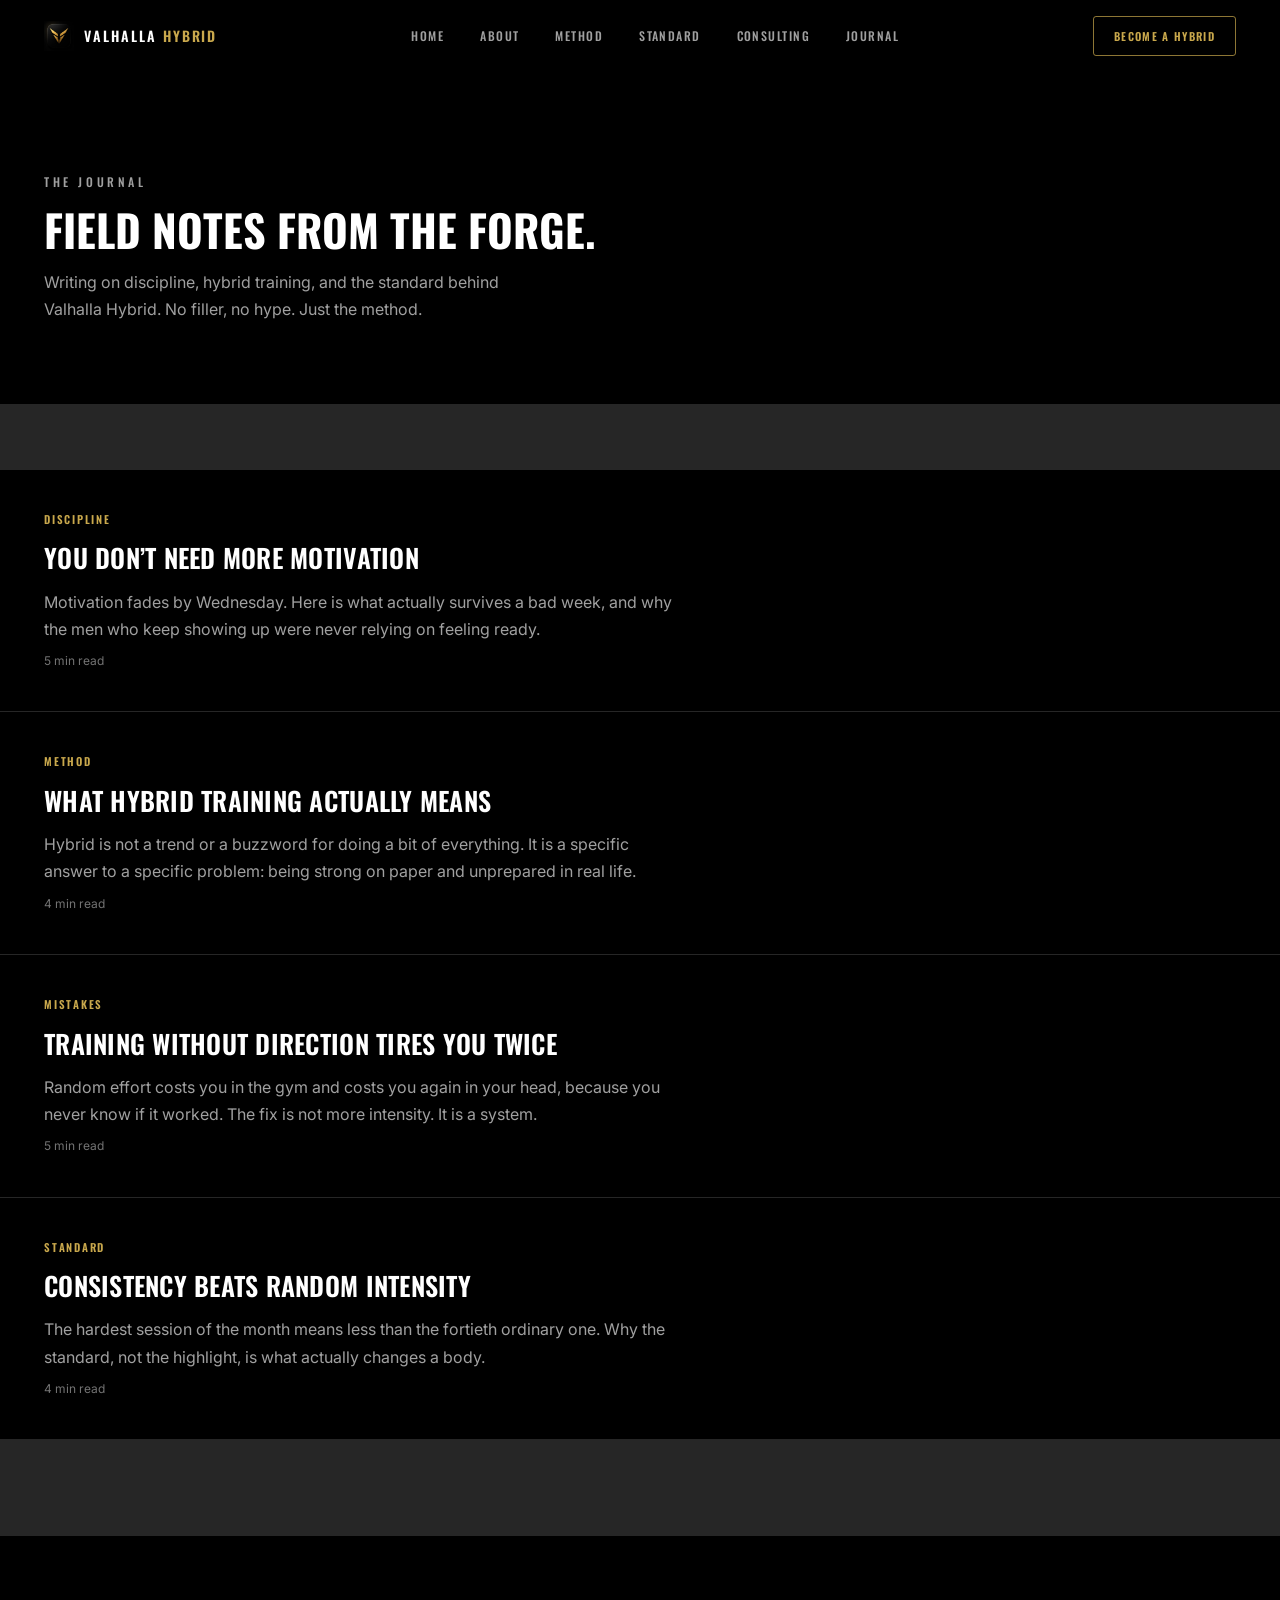
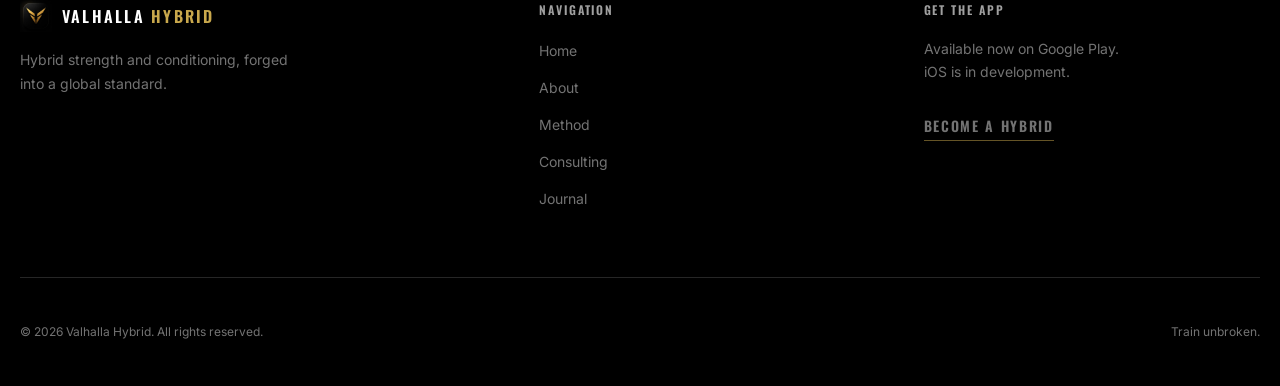
<file: journal.html>
<!DOCTYPE html>
<html lang="en">
<head>
  <meta charset="UTF-8" />
  <meta name="viewport" content="width=device-width, initial-scale=1" />
  <title>Journal | Valhalla Hybrid</title>
  <meta name="description" content="Field notes on discipline, hybrid training, and the standard behind Valhalla Hybrid." />
  <meta name="theme-color" content="#000000" />
  <link rel="icon" href="favicon.ico" />
  <link rel="apple-touch-icon" href="apple-touch-icon.png" />
  <meta property="og:title" content="Journal | Valhalla Hybrid" />
  <meta property="og:description" content="Field notes on discipline, hybrid training, and the standard behind Valhalla Hybrid." />
  <meta property="og:type" content="website" />
  <meta property="og:image" content="assets/head/og-cover.jpg" />
  <meta name="twitter:card" content="summary_large_image" />
  <meta name="twitter:image" content="assets/head/og-cover.jpg" />
  <link rel="preconnect" href="https://fonts.googleapis.com" />
  <link rel="preconnect" href="https://fonts.gstatic.com" crossorigin />
  <link href="https://fonts.googleapis.com/css2?family=Oswald:wght@400;500;600;700&family=Inter:wght@300;400;500;600;700&display=swap" rel="stylesheet" />
  <link rel="stylesheet" href="styles.css" />
</head>
<body>
  <header class="nav scrolled" id="nav">
    <div class="container nav-inner">
      <a href="index.html" class="nav-brand">
        <img src="assets/brand/logo-mark.webp" alt="" />
        <span>VALHALLA <span style="color: var(--gold)">HYBRID</span></span>
      </a>
      <ul class="nav-links">
        <li><a href="index.html#top">Home</a></li>
        <li><a href="index.html#about">About</a></li>
        <li><a href="index.html#method">Method</a></li>
        <li><a href="index.html#standard">Standard</a></li>
        <li><a href="consulting.html">Consulting</a></li>
        <li><a href="journal.html">Journal</a></li>
      </ul>
      <a href="join.html" class="btn-nav">Become A Hybrid</a>
    </div>
  </header>

  <main>
    <section class="journal-hero">
      <div class="container">
        <p class="eyebrow">The Journal</p>
        <h1>Field notes from the forge.</h1>
        <p>Writing on discipline, hybrid training, and the standard behind Valhalla Hybrid. No filler, no hype. Just the method.</p>
      </div>
    </section>

    <section class="journal-list">
      <a class="journal-card" href="journal/motivation-vs-structure.html">
        <div class="container">
          <span class="tag">Discipline</span>
          <h2>You Don&rsquo;t Need More Motivation</h2>
          <p>Motivation fades by Wednesday. Here is what actually survives a bad week, and why the men who keep showing up were never relying on feeling ready.</p>
          <span class="meta">5 min read</span>
        </div>
      </a>
      <a class="journal-card" href="journal/what-hybrid-training-means.html">
        <div class="container">
          <span class="tag">Method</span>
          <h2>What Hybrid Training Actually Means</h2>
          <p>Hybrid is not a trend or a buzzword for doing a bit of everything. It is a specific answer to a specific problem: being strong on paper and unprepared in real life.</p>
          <span class="meta">4 min read</span>
        </div>
      </a>
      <a class="journal-card" href="journal/training-without-direction.html">
        <div class="container">
          <span class="tag">Mistakes</span>
          <h2>Training Without Direction Tires You Twice</h2>
          <p>Random effort costs you in the gym and costs you again in your head, because you never know if it worked. The fix is not more intensity. It is a system.</p>
          <span class="meta">5 min read</span>
        </div>
      </a>
      <a class="journal-card" href="journal/consistency-beats-intensity.html">
        <div class="container">
          <span class="tag">Standard</span>
          <h2>Consistency Beats Random Intensity</h2>
          <p>The hardest session of the month means less than the fortieth ordinary one. Why the standard, not the highlight, is what actually changes a body.</p>
          <span class="meta">4 min read</span>
        </div>
      </a>
    </section>
  </main>

  <footer class="site-footer">
    <div class="container footer-grid">
      <div>
        <a href="index.html#top" class="footer-brand">
          <img src="assets/brand/logo-mark.webp" alt="" />
          <span>VALHALLA <span style="color: var(--gold)">HYBRID</span></span>
        </a>
        <p class="footer-tagline">Hybrid strength and conditioning, forged into a global standard.</p>
      </div>
      <div class="footer-col">
        <h3>Navigation</h3>
        <ul>
          <li><a href="index.html#top">Home</a></li>
          <li><a href="index.html#about">About</a></li>
          <li><a href="index.html#method">Method</a></li>
          <li><a href="consulting.html">Consulting</a></li>
          <li><a href="journal.html">Journal</a></li>
        </ul>
      </div>
      <div class="footer-col">
        <h3>Get The App</h3>
        <p>Available now on Google Play. iOS is in development.</p>
        <a href="join.html" class="footer-link-underline"><span>Become A Hybrid</span></a>
      </div>
    </div>
    <div class="container footer-bottom">
      <p>&copy; <span id="year"></span> Valhalla Hybrid. All rights reserved.</p>
      <p>Train unbroken.</p>
    </div>
  </footer>

  <script>
    document.getElementById("year").textContent = new Date().getFullYear();
  </script>
</body>
</html>
</file>
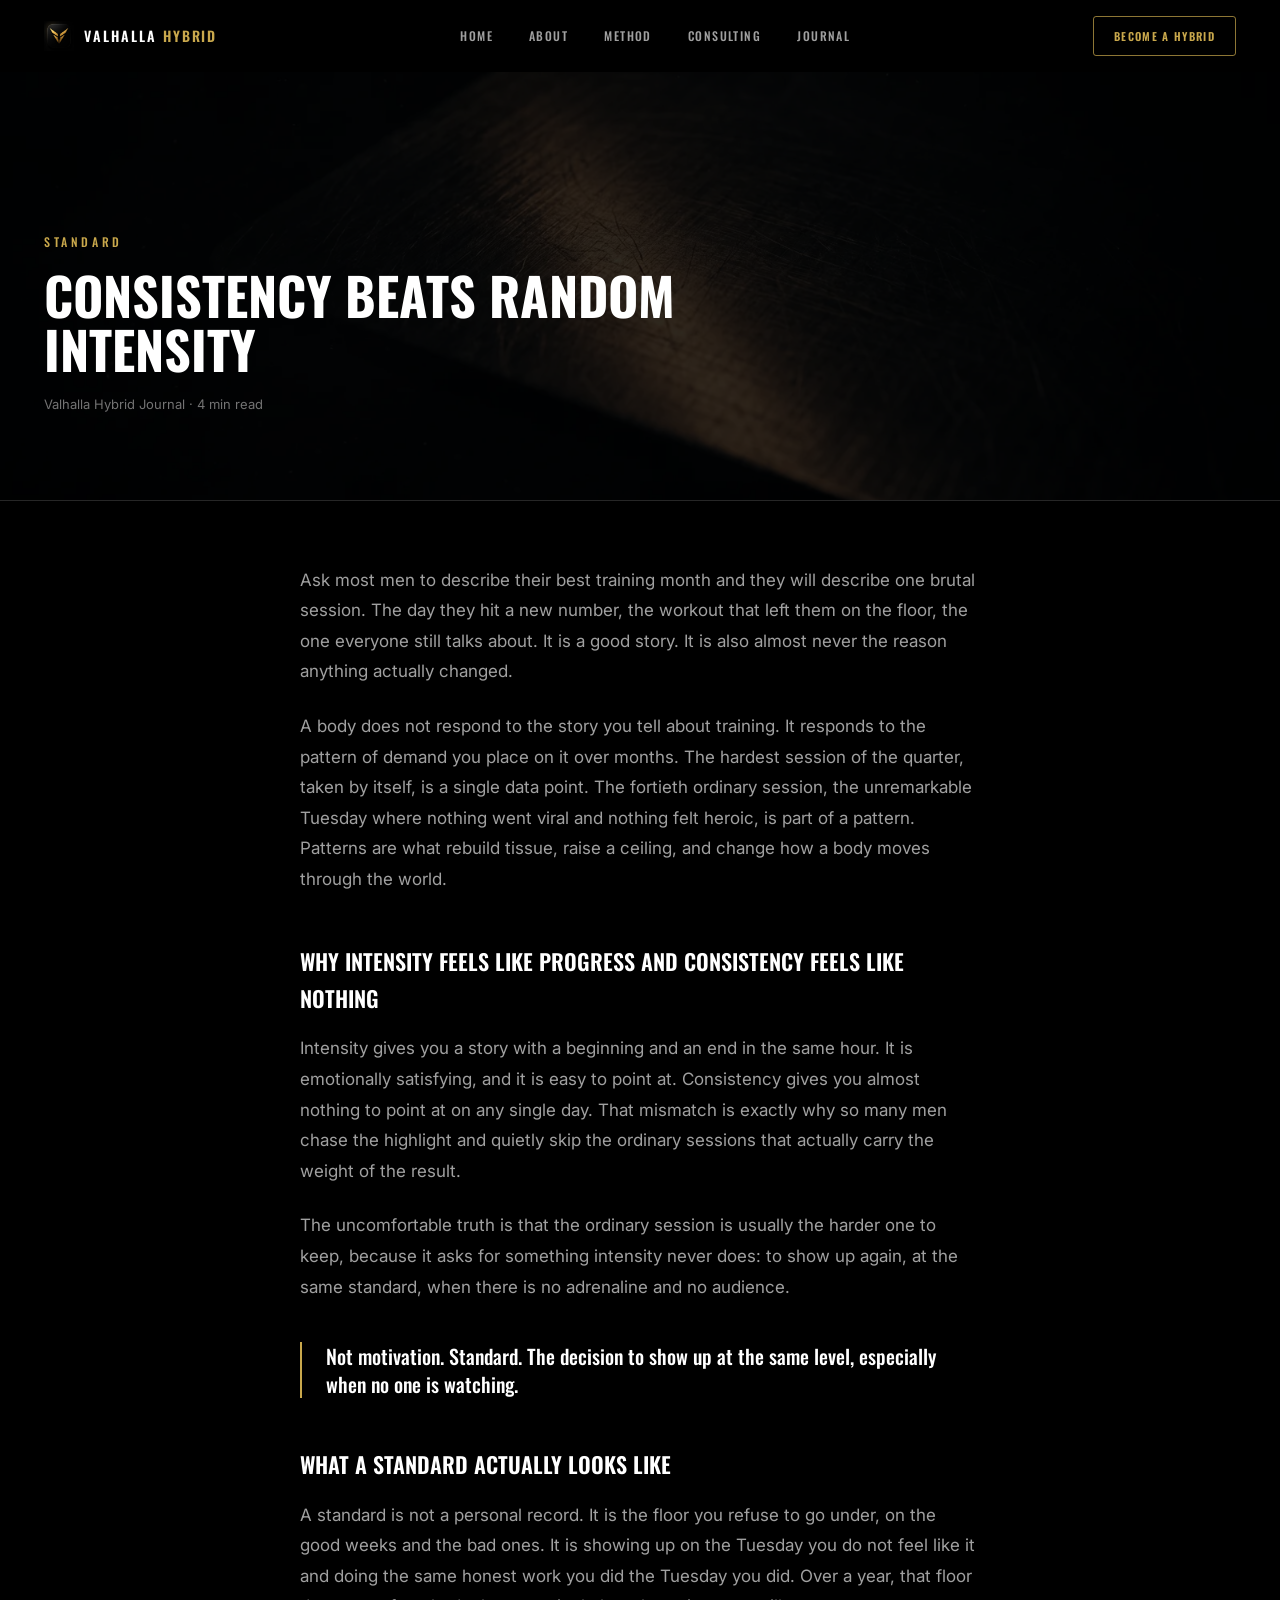
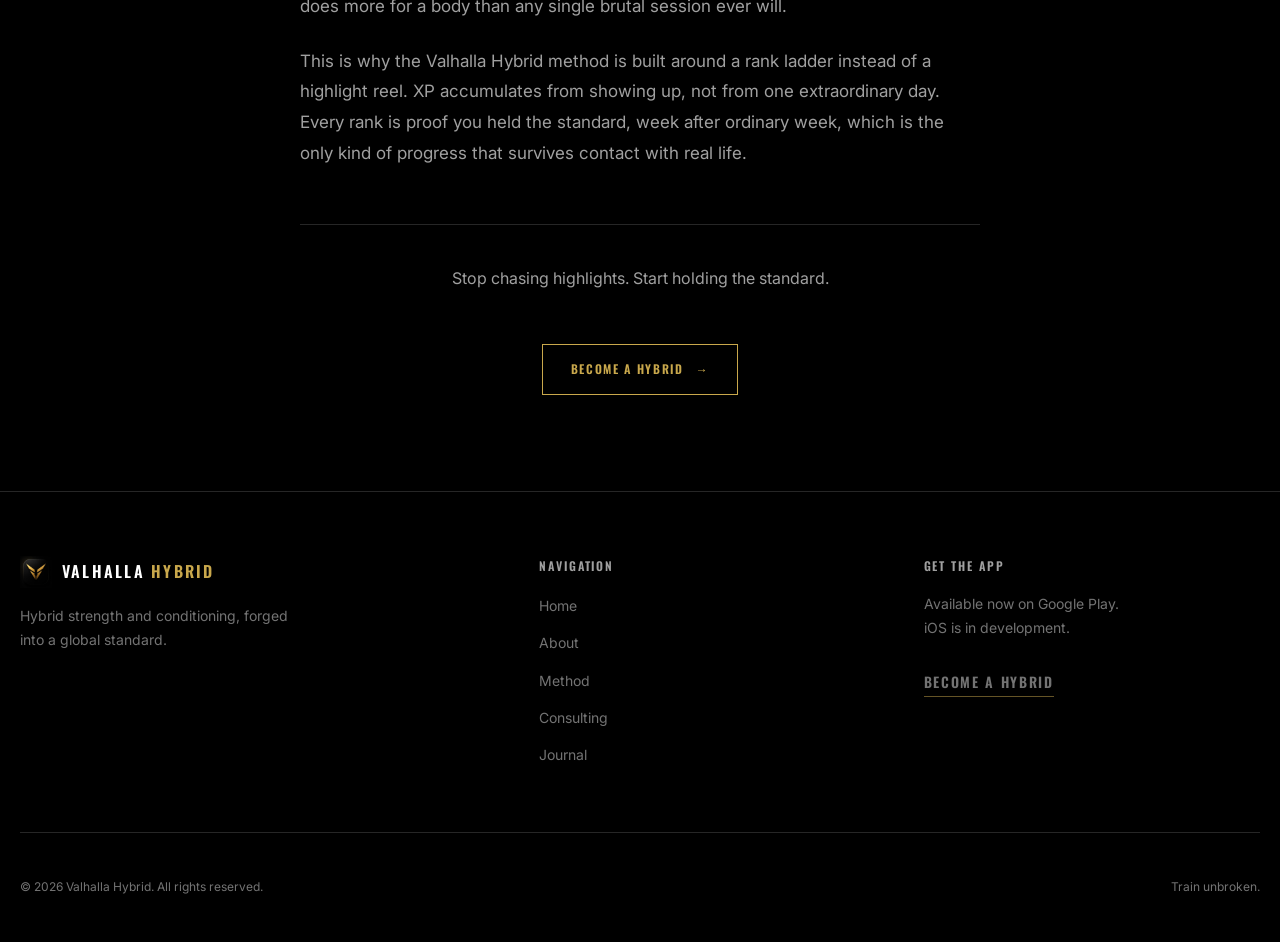
<file: journal/consistency-beats-intensity.html>
<!DOCTYPE html>
<html lang="en">
<head>
  <meta charset="UTF-8" />
  <meta name="viewport" content="width=device-width, initial-scale=1" />
  <title>Consistency Beats Random Intensity | Valhalla Hybrid Journal</title>
  <meta name="description" content="The hardest session of the month means less than the fortieth ordinary one. Why the standard, not the highlight, actually changes a body." />
  <meta name="theme-color" content="#000000" />
  <link rel="icon" href="../favicon.ico" />
  <link rel="apple-touch-icon" href="../apple-touch-icon.png" />
  <meta property="og:title" content="Consistency Beats Random Intensity" />
  <meta property="og:description" content="The hardest session of the month means less than the fortieth ordinary one. Why the standard, not the highlight, actually changes a body." />
  <meta property="og:type" content="article" />
  <meta property="og:image" content="../assets/head/og-cover.jpg" />
  <meta name="twitter:card" content="summary_large_image" />
  <meta name="twitter:image" content="../assets/head/og-cover.jpg" />
  <link rel="preconnect" href="https://fonts.googleapis.com" />
  <link rel="preconnect" href="https://fonts.gstatic.com" crossorigin />
  <link href="https://fonts.googleapis.com/css2?family=Oswald:wght@400;500;600;700&family=Inter:wght@300;400;500;600;700&display=swap" rel="stylesheet" />
  <link rel="stylesheet" href="../styles.css" />
</head>
<body>
  <header class="nav scrolled" id="nav">
    <div class="container nav-inner">
      <a href="../index.html" class="nav-brand">
        <img src="../assets/brand/logo-mark.webp" alt="" />
        <span>VALHALLA <span style="color: var(--gold)">HYBRID</span></span>
      </a>
      <ul class="nav-links">
        <li><a href="../index.html#top">Home</a></li>
        <li><a href="../index.html#about">About</a></li>
        <li><a href="../index.html#method">Method</a></li>
        <li><a href="../consulting.html">Consulting</a></li>
        <li><a href="../journal.html">Journal</a></li>
      </ul>
      <a href="../join.html" class="btn-nav">Become A Hybrid</a>
    </div>
  </header>

  <main>
    <section class="article-hero">
      <img class="bg-texture" src="../assets/textures/texture-metal.webp" alt="" />
      <div class="container">
        <p class="eyebrow">Standard</p>
        <h1>Consistency Beats Random Intensity</h1>
        <p class="article-meta">Valhalla Hybrid Journal &middot; 4 min read</p>
      </div>
    </section>

    <section class="article-body">
      <div class="container">
        <div class="prose">
          <p>
            Ask most men to describe their best training month and they will describe one brutal
            session. The day they hit a new number, the workout that left them on the floor, the
            one everyone still talks about. It is a good story. It is also almost never the reason
            anything actually changed.
          </p>
          <p>
            A body does not respond to the story you tell about training. It responds to the pattern
            of demand you place on it over months. The hardest session of the quarter, taken by
            itself, is a single data point. The fortieth ordinary session, the unremarkable Tuesday
            where nothing went viral and nothing felt heroic, is part of a pattern. Patterns are what
            rebuild tissue, raise a ceiling, and change how a body moves through the world.
          </p>

          <h2>Why Intensity Feels Like Progress and Consistency Feels Like Nothing</h2>
          <p>
            Intensity gives you a story with a beginning and an end in the same hour. It is
            emotionally satisfying, and it is easy to point at. Consistency gives you almost nothing
            to point at on any single day. That mismatch is exactly why so many men chase the
            highlight and quietly skip the ordinary sessions that actually carry the weight of the
            result.
          </p>
          <p>
            The uncomfortable truth is that the ordinary session is usually the harder one to keep,
            because it asks for something intensity never does: to show up again, at the same
            standard, when there is no adrenaline and no audience.
          </p>

          <blockquote>
            <p>Not motivation. Standard. The decision to show up at the same level, especially when no one is watching.</p>
          </blockquote>

          <h2>What a Standard Actually Looks Like</h2>
          <p>
            A standard is not a personal record. It is the floor you refuse to go under, on the good
            weeks and the bad ones. It is showing up on the Tuesday you do not feel like it and doing
            the same honest work you did the Tuesday you did. Over a year, that floor does more for a
            body than any single brutal session ever will.
          </p>
          <p>
            This is why the Valhalla Hybrid method is built around a rank ladder instead of a
            highlight reel. XP accumulates from showing up, not from one extraordinary day. Every
            rank is proof you held the standard, week after ordinary week, which is the only kind of
            progress that survives contact with real life.
          </p>
        </div>

        <div class="article-cta">
          <p>Stop chasing highlights. Start holding the standard.</p>
          <a href="../join.html" class="btn-framed">Become A Hybrid <span aria-hidden="true">&rarr;</span></a>
        </div>
      </div>
    </section>
  </main>

  <footer class="site-footer">
    <div class="container footer-grid">
      <div>
        <a href="../index.html#top" class="footer-brand">
          <img src="../assets/brand/logo-mark.webp" alt="" />
          <span>VALHALLA <span style="color: var(--gold)">HYBRID</span></span>
        </a>
        <p class="footer-tagline">Hybrid strength and conditioning, forged into a global standard.</p>
      </div>
      <div class="footer-col">
        <h3>Navigation</h3>
        <ul>
          <li><a href="../index.html#top">Home</a></li>
          <li><a href="../index.html#about">About</a></li>
          <li><a href="../index.html#method">Method</a></li>
          <li><a href="../consulting.html">Consulting</a></li>
        <li><a href="../journal.html">Journal</a></li>
        </ul>
      </div>
      <div class="footer-col">
        <h3>Get The App</h3>
        <p>Available now on Google Play. iOS is in development.</p>
        <a href="../join.html" class="footer-link-underline"><span>Become A Hybrid</span></a>
      </div>
    </div>
    <div class="container footer-bottom">
      <p>&copy; <span id="year"></span> Valhalla Hybrid. All rights reserved.</p>
      <p>Train unbroken.</p>
    </div>
  </footer>

  <script>
    document.getElementById("year").textContent = new Date().getFullYear();
  </script>
</body>
</html>
</file>
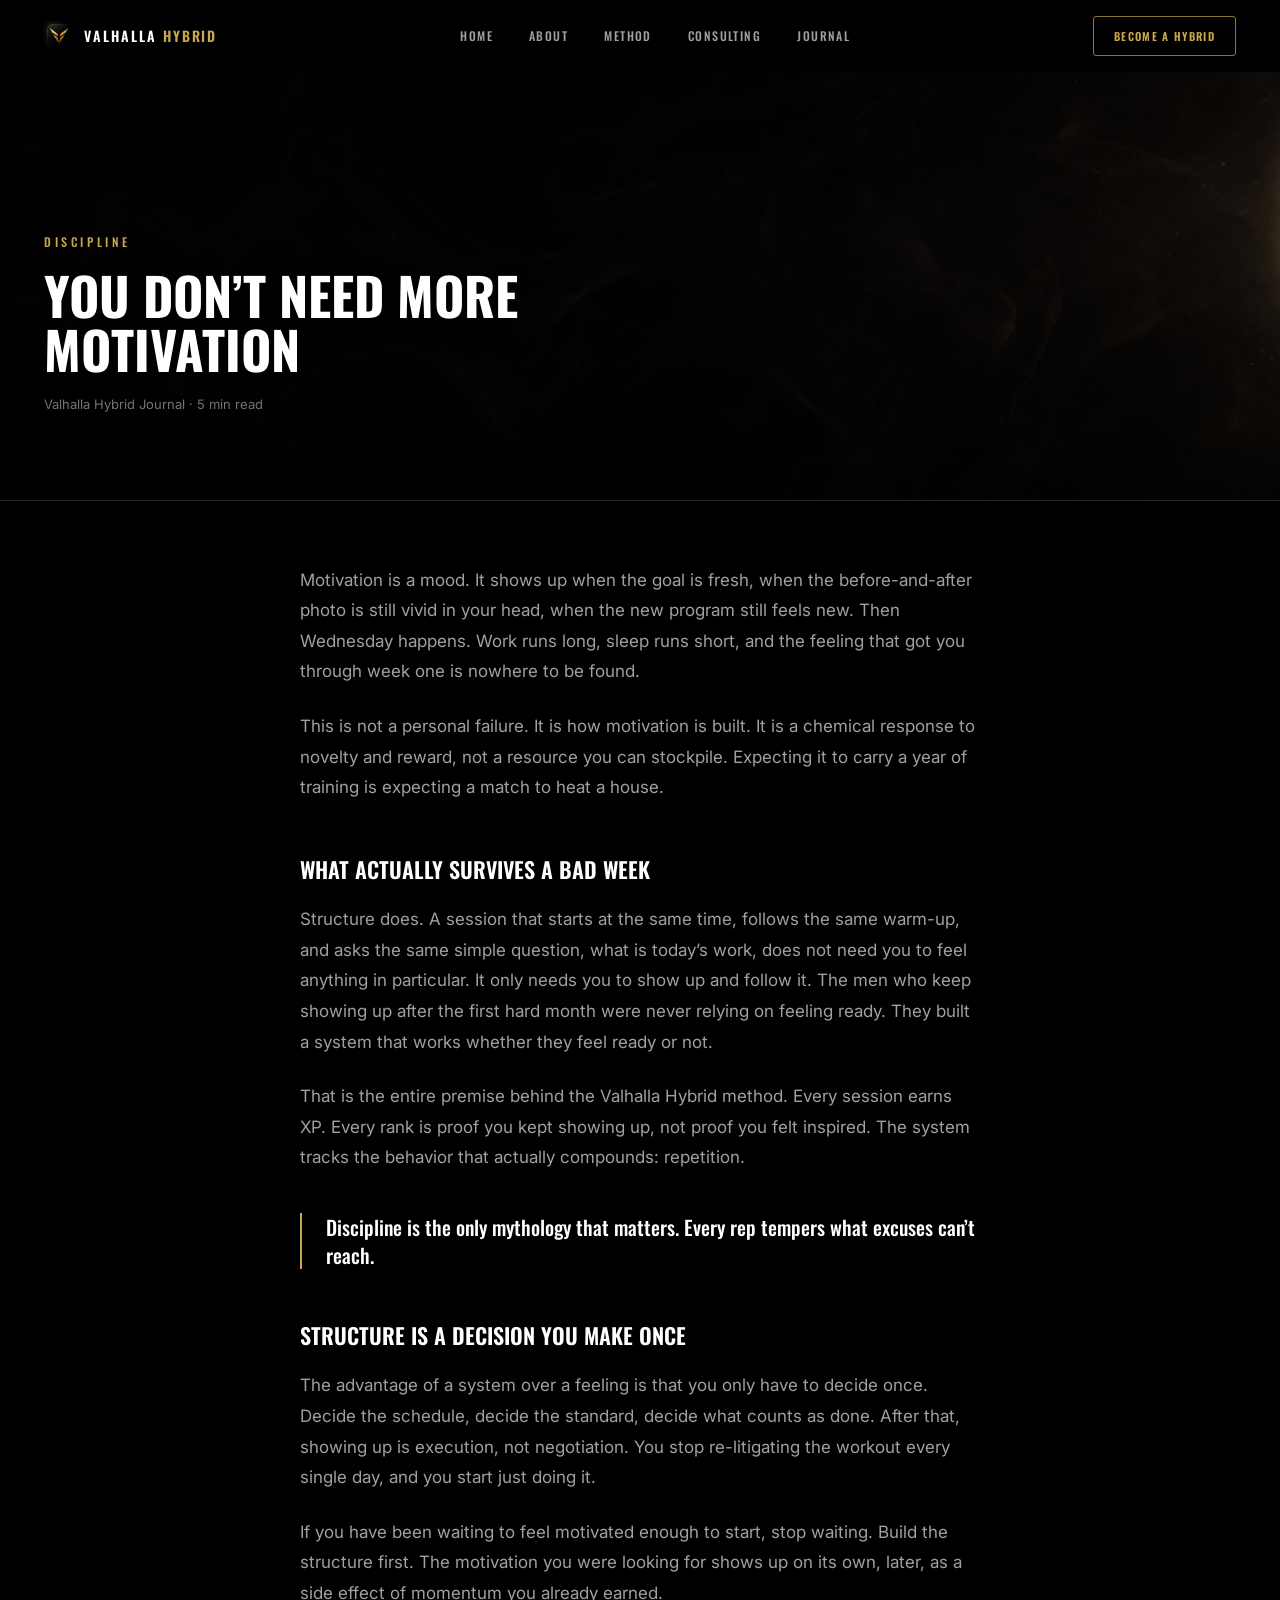
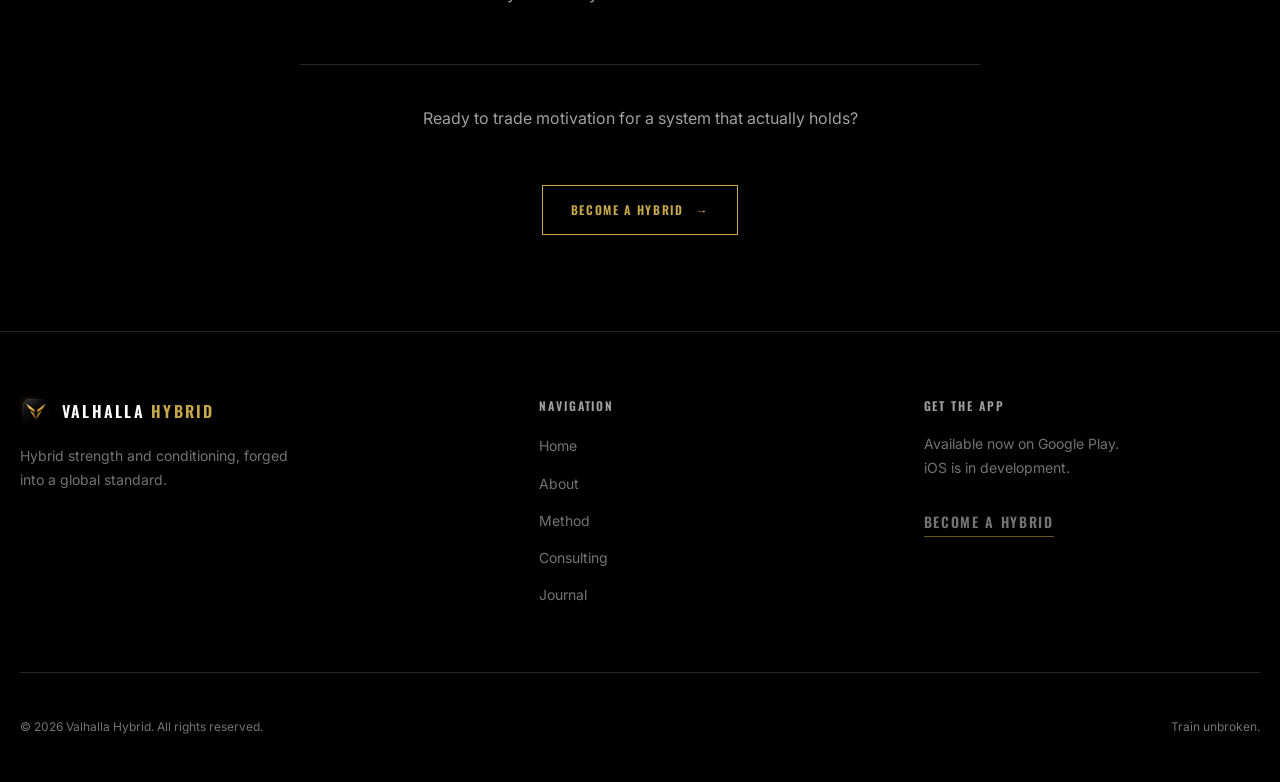
<file: journal/motivation-vs-structure.html>
<!DOCTYPE html>
<html lang="en">
<head>
  <meta charset="UTF-8" />
  <meta name="viewport" content="width=device-width, initial-scale=1" />
  <title>You Don't Need More Motivation | Valhalla Hybrid Journal</title>
  <meta name="description" content="Motivation fades by Wednesday. Here is what actually survives a bad week, and why discipline was never about feeling ready." />
  <meta name="theme-color" content="#000000" />
  <link rel="icon" href="../favicon.ico" />
  <link rel="apple-touch-icon" href="../apple-touch-icon.png" />
  <meta property="og:title" content="You Don't Need More Motivation" />
  <meta property="og:description" content="Motivation fades by Wednesday. Here is what actually survives a bad week, and why discipline was never about feeling ready." />
  <meta property="og:type" content="article" />
  <meta property="og:image" content="../assets/head/og-cover.jpg" />
  <meta name="twitter:card" content="summary_large_image" />
  <meta name="twitter:image" content="../assets/head/og-cover.jpg" />
  <link rel="preconnect" href="https://fonts.googleapis.com" />
  <link rel="preconnect" href="https://fonts.gstatic.com" crossorigin />
  <link href="https://fonts.googleapis.com/css2?family=Oswald:wght@400;500;600;700&family=Inter:wght@300;400;500;600;700&display=swap" rel="stylesheet" />
  <link rel="stylesheet" href="../styles.css" />
</head>
<body>
  <header class="nav scrolled" id="nav">
    <div class="container nav-inner">
      <a href="../index.html" class="nav-brand">
        <img src="../assets/brand/logo-mark.webp" alt="" />
        <span>VALHALLA <span style="color: var(--gold)">HYBRID</span></span>
      </a>
      <ul class="nav-links">
        <li><a href="../index.html#top">Home</a></li>
        <li><a href="../index.html#about">About</a></li>
        <li><a href="../index.html#method">Method</a></li>
        <li><a href="../consulting.html">Consulting</a></li>
        <li><a href="../journal.html">Journal</a></li>
      </ul>
      <a href="../join.html" class="btn-nav">Become A Hybrid</a>
    </div>
  </header>

  <main>
    <section class="article-hero">
      <img class="bg-texture" src="../assets/textures/texture-smoke.webp" alt="" />
      <div class="container">
        <p class="eyebrow">Discipline</p>
        <h1>You Don&rsquo;t Need More Motivation</h1>
        <p class="article-meta">Valhalla Hybrid Journal &middot; 5 min read</p>
      </div>
    </section>

    <section class="article-body">
      <div class="container">
        <div class="prose">
          <p>
            Motivation is a mood. It shows up when the goal is fresh, when the before-and-after photo is
            still vivid in your head, when the new program still feels new. Then Wednesday happens. Work
            runs long, sleep runs short, and the feeling that got you through week one is nowhere to be
            found.
          </p>
          <p>
            This is not a personal failure. It is how motivation is built. It is a chemical response to
            novelty and reward, not a resource you can stockpile. Expecting it to carry a year of training
            is expecting a match to heat a house.
          </p>

          <h2>What Actually Survives a Bad Week</h2>
          <p>
            Structure does. A session that starts at the same time, follows the same warm-up, and asks the
            same simple question, what is today&rsquo;s work, does not need you to feel anything in
            particular. It only needs you to show up and follow it. The men who keep showing up after the
            first hard month were never relying on feeling ready. They built a system that works whether
            they feel ready or not.
          </p>
          <p>
            That is the entire premise behind the Valhalla Hybrid method. Every session earns XP. Every
            rank is proof you kept showing up, not proof you felt inspired. The system tracks the behavior
            that actually compounds: repetition.
          </p>

          <blockquote>
            <p>Discipline is the only mythology that matters. Every rep tempers what excuses can&rsquo;t reach.</p>
          </blockquote>

          <h2>Structure Is a Decision You Make Once</h2>
          <p>
            The advantage of a system over a feeling is that you only have to decide once. Decide the
            schedule, decide the standard, decide what counts as done. After that, showing up is
            execution, not negotiation. You stop re-litigating the workout every single day, and you start
            just doing it.
          </p>
          <p>
            If you have been waiting to feel motivated enough to start, stop waiting. Build the structure
            first. The motivation you were looking for shows up on its own, later, as a side effect of
            momentum you already earned.
          </p>
        </div>

        <div class="article-cta">
          <p>Ready to trade motivation for a system that actually holds?</p>
          <a href="../join.html" class="btn-framed">Become A Hybrid <span aria-hidden="true">&rarr;</span></a>
        </div>
      </div>
    </section>
  </main>

  <footer class="site-footer">
    <div class="container footer-grid">
      <div>
        <a href="../index.html#top" class="footer-brand">
          <img src="../assets/brand/logo-mark.webp" alt="" />
          <span>VALHALLA <span style="color: var(--gold)">HYBRID</span></span>
        </a>
        <p class="footer-tagline">Hybrid strength and conditioning, forged into a global standard.</p>
      </div>
      <div class="footer-col">
        <h3>Navigation</h3>
        <ul>
          <li><a href="../index.html#top">Home</a></li>
          <li><a href="../index.html#about">About</a></li>
          <li><a href="../index.html#method">Method</a></li>
          <li><a href="../consulting.html">Consulting</a></li>
        <li><a href="../journal.html">Journal</a></li>
        </ul>
      </div>
      <div class="footer-col">
        <h3>Get The App</h3>
        <p>Available now on Google Play. iOS is in development.</p>
        <a href="../join.html" class="footer-link-underline"><span>Become A Hybrid</span></a>
      </div>
    </div>
    <div class="container footer-bottom">
      <p>&copy; <span id="year"></span> Valhalla Hybrid. All rights reserved.</p>
      <p>Train unbroken.</p>
    </div>
  </footer>

  <script>
    document.getElementById("year").textContent = new Date().getFullYear();
  </script>
</body>
</html>
</file>
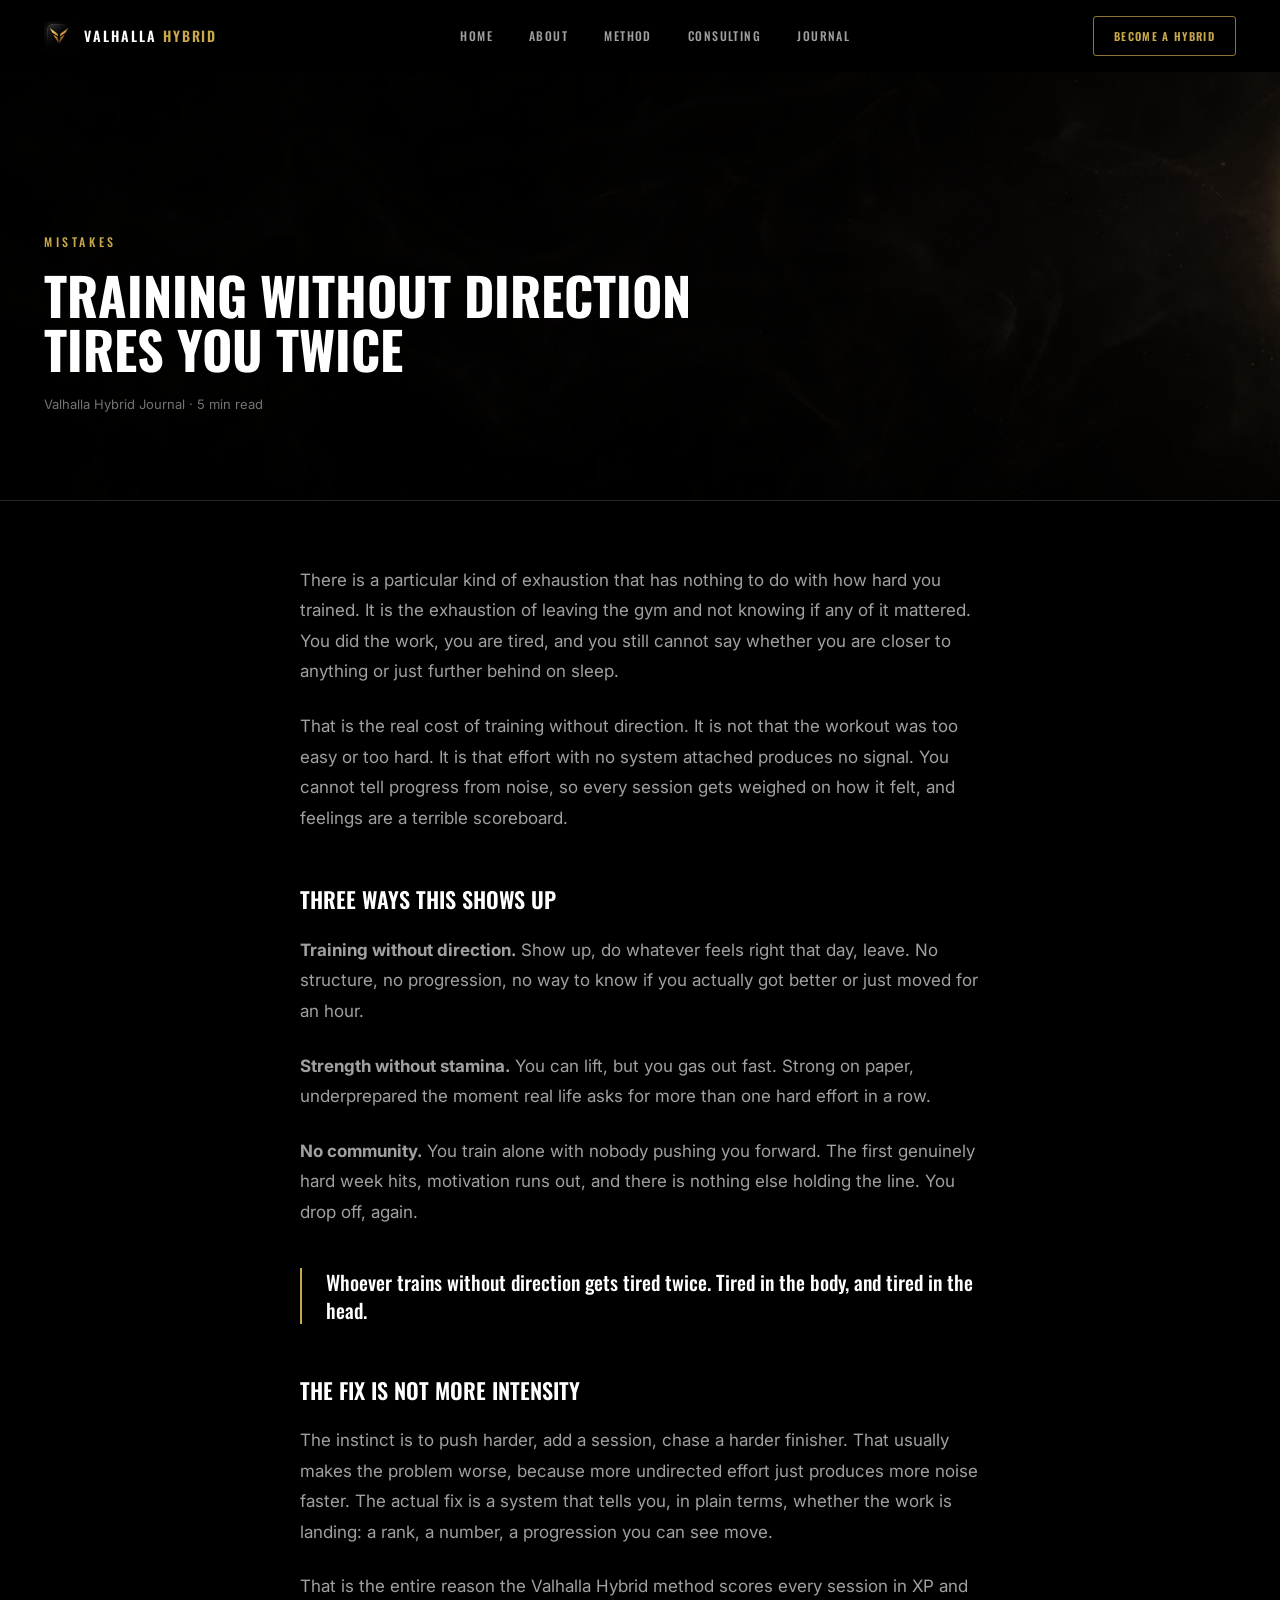
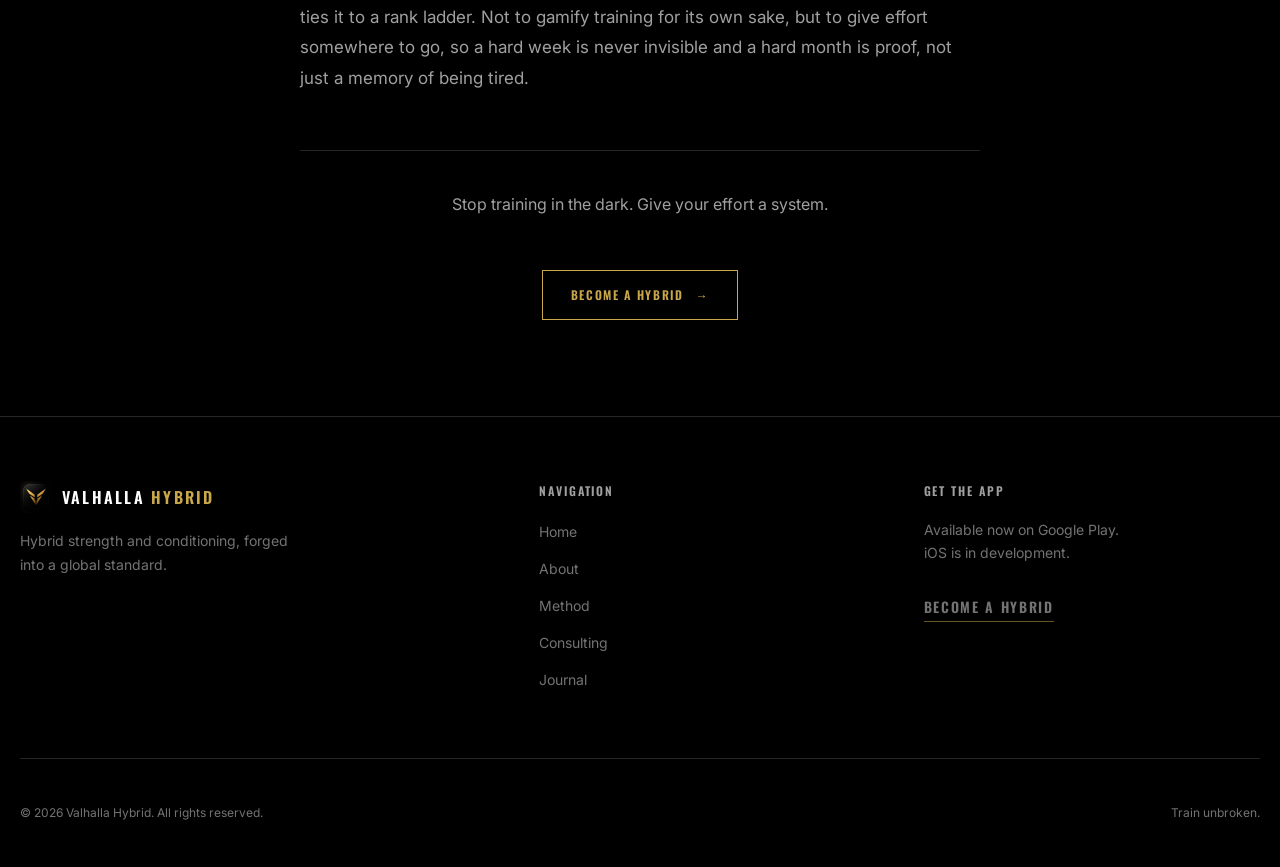
<file: journal/training-without-direction.html>
<!DOCTYPE html>
<html lang="en">
<head>
  <meta charset="UTF-8" />
  <meta name="viewport" content="width=device-width, initial-scale=1" />
  <title>Training Without Direction Tires You Twice | Valhalla Hybrid Journal</title>
  <meta name="description" content="Random effort costs you in the gym and costs you again in your head, because you never know if it worked." />
  <meta name="theme-color" content="#000000" />
  <link rel="icon" href="../favicon.ico" />
  <link rel="apple-touch-icon" href="../apple-touch-icon.png" />
  <meta property="og:title" content="Training Without Direction Tires You Twice" />
  <meta property="og:description" content="Random effort costs you in the gym and costs you again in your head, because you never know if it worked." />
  <meta property="og:type" content="article" />
  <meta property="og:image" content="../assets/head/og-cover.jpg" />
  <meta name="twitter:card" content="summary_large_image" />
  <meta name="twitter:image" content="../assets/head/og-cover.jpg" />
  <link rel="preconnect" href="https://fonts.googleapis.com" />
  <link rel="preconnect" href="https://fonts.gstatic.com" crossorigin />
  <link href="https://fonts.googleapis.com/css2?family=Oswald:wght@400;500;600;700&family=Inter:wght@300;400;500;600;700&display=swap" rel="stylesheet" />
  <link rel="stylesheet" href="../styles.css" />
</head>
<body>
  <header class="nav scrolled" id="nav">
    <div class="container nav-inner">
      <a href="../index.html" class="nav-brand">
        <img src="../assets/brand/logo-mark.webp" alt="" />
        <span>VALHALLA <span style="color: var(--gold)">HYBRID</span></span>
      </a>
      <ul class="nav-links">
        <li><a href="../index.html#top">Home</a></li>
        <li><a href="../index.html#about">About</a></li>
        <li><a href="../index.html#method">Method</a></li>
        <li><a href="../consulting.html">Consulting</a></li>
        <li><a href="../journal.html">Journal</a></li>
      </ul>
      <a href="../join.html" class="btn-nav">Become A Hybrid</a>
    </div>
  </header>

  <main>
    <section class="article-hero">
      <img class="bg-texture" src="../assets/textures/texture-smoke.webp" alt="" />
      <div class="container">
        <p class="eyebrow">Mistakes</p>
        <h1>Training Without Direction Tires You Twice</h1>
        <p class="article-meta">Valhalla Hybrid Journal &middot; 5 min read</p>
      </div>
    </section>

    <section class="article-body">
      <div class="container">
        <div class="prose">
          <p>
            There is a particular kind of exhaustion that has nothing to do with how hard you
            trained. It is the exhaustion of leaving the gym and not knowing if any of it mattered.
            You did the work, you are tired, and you still cannot say whether you are closer to
            anything or just further behind on sleep.
          </p>
          <p>
            That is the real cost of training without direction. It is not that the workout was too
            easy or too hard. It is that effort with no system attached produces no signal. You
            cannot tell progress from noise, so every session gets weighed on how it felt, and
            feelings are a terrible scoreboard.
          </p>

          <h2>Three Ways This Shows Up</h2>
          <p>
            <strong>Training without direction.</strong> Show up, do whatever feels right that day,
            leave. No structure, no progression, no way to know if you actually got better or just
            moved for an hour.
          </p>
          <p>
            <strong>Strength without stamina.</strong> You can lift, but you gas out fast. Strong on
            paper, underprepared the moment real life asks for more than one hard effort in a row.
          </p>
          <p>
            <strong>No community.</strong> You train alone with nobody pushing you forward. The first
            genuinely hard week hits, motivation runs out, and there is nothing else holding the
            line. You drop off, again.
          </p>

          <blockquote>
            <p>Whoever trains without direction gets tired twice. Tired in the body, and tired in the head.</p>
          </blockquote>

          <h2>The Fix Is Not More Intensity</h2>
          <p>
            The instinct is to push harder, add a session, chase a harder finisher. That usually
            makes the problem worse, because more undirected effort just produces more noise faster.
            The actual fix is a system that tells you, in plain terms, whether the work is landing:
            a rank, a number, a progression you can see move.
          </p>
          <p>
            That is the entire reason the Valhalla Hybrid method scores every session in XP and ties
            it to a rank ladder. Not to gamify training for its own sake, but to give effort
            somewhere to go, so a hard week is never invisible and a hard month is proof, not just a
            memory of being tired.
          </p>
        </div>

        <div class="article-cta">
          <p>Stop training in the dark. Give your effort a system.</p>
          <a href="../join.html" class="btn-framed">Become A Hybrid <span aria-hidden="true">&rarr;</span></a>
        </div>
      </div>
    </section>
  </main>

  <footer class="site-footer">
    <div class="container footer-grid">
      <div>
        <a href="../index.html#top" class="footer-brand">
          <img src="../assets/brand/logo-mark.webp" alt="" />
          <span>VALHALLA <span style="color: var(--gold)">HYBRID</span></span>
        </a>
        <p class="footer-tagline">Hybrid strength and conditioning, forged into a global standard.</p>
      </div>
      <div class="footer-col">
        <h3>Navigation</h3>
        <ul>
          <li><a href="../index.html#top">Home</a></li>
          <li><a href="../index.html#about">About</a></li>
          <li><a href="../index.html#method">Method</a></li>
          <li><a href="../consulting.html">Consulting</a></li>
        <li><a href="../journal.html">Journal</a></li>
        </ul>
      </div>
      <div class="footer-col">
        <h3>Get The App</h3>
        <p>Available now on Google Play. iOS is in development.</p>
        <a href="../join.html" class="footer-link-underline"><span>Become A Hybrid</span></a>
      </div>
    </div>
    <div class="container footer-bottom">
      <p>&copy; <span id="year"></span> Valhalla Hybrid. All rights reserved.</p>
      <p>Train unbroken.</p>
    </div>
  </footer>

  <script>
    document.getElementById("year").textContent = new Date().getFullYear();
  </script>
</body>
</html>
</file>
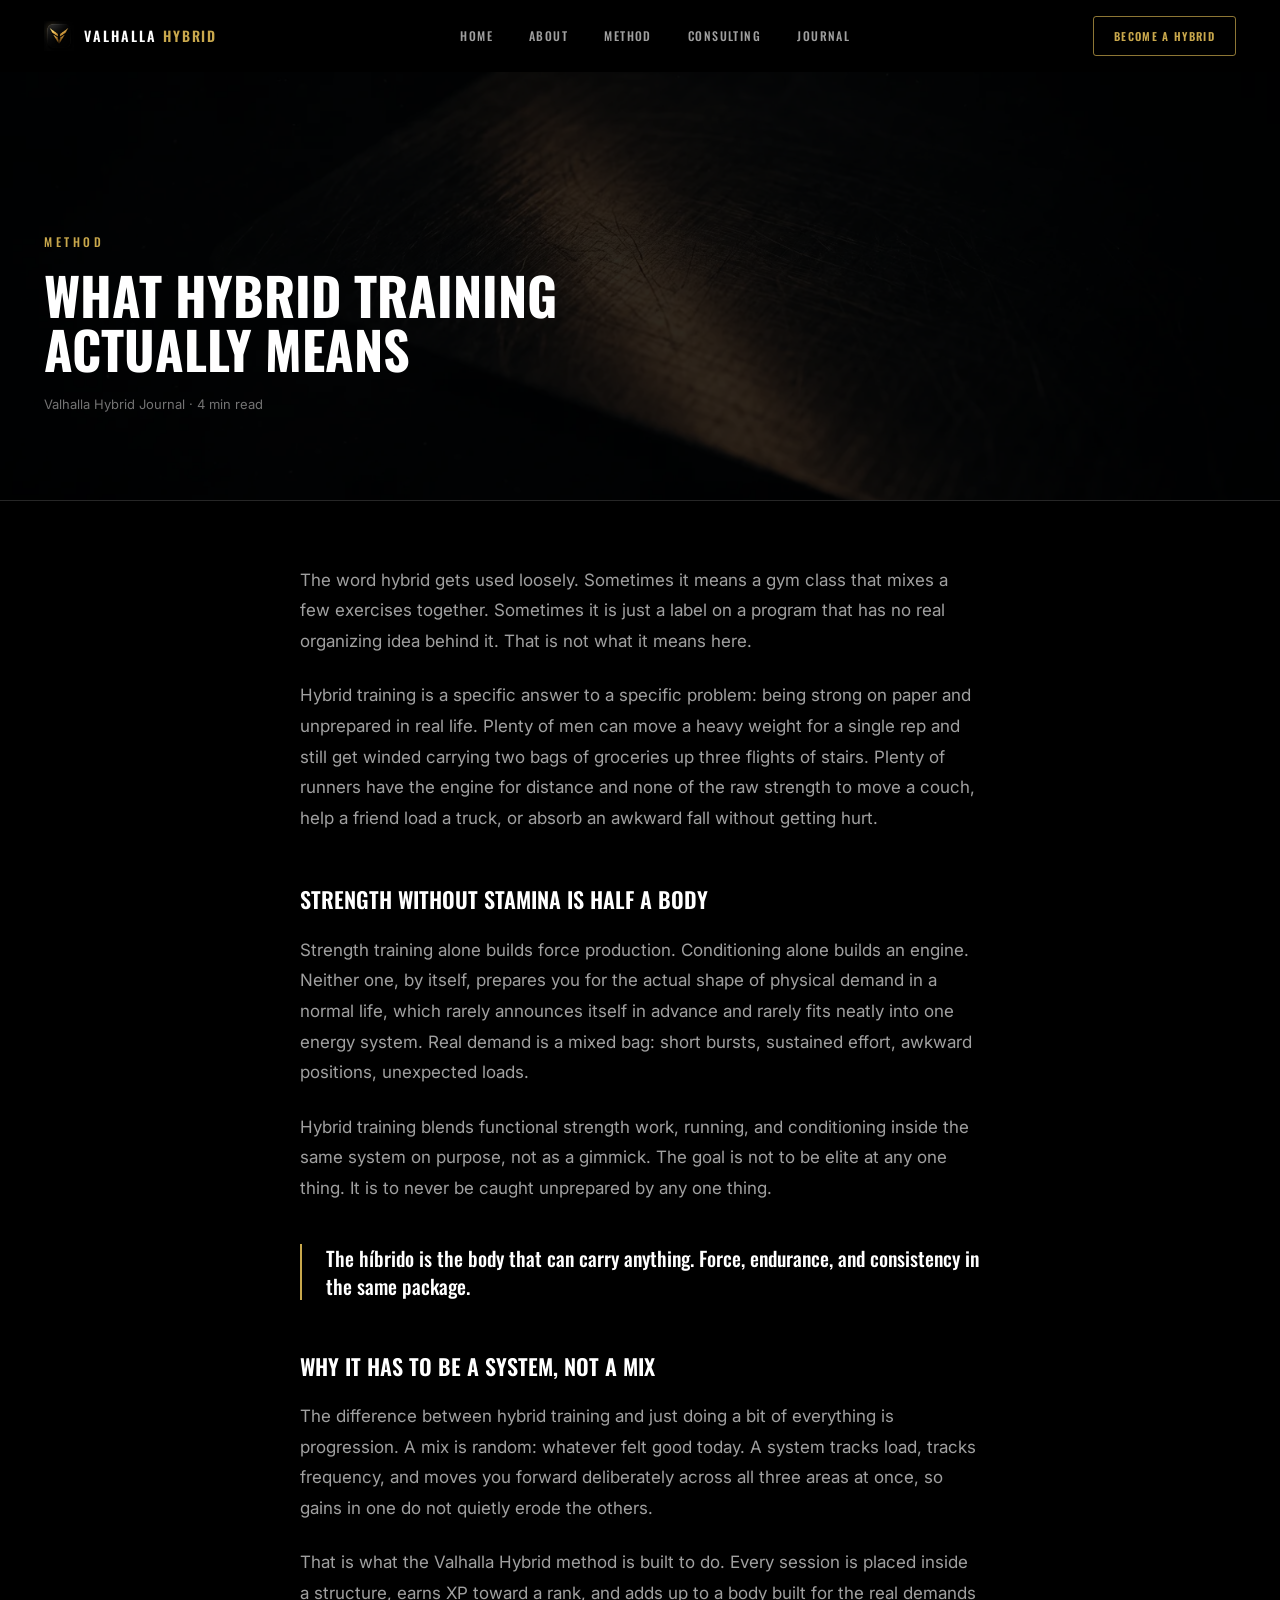
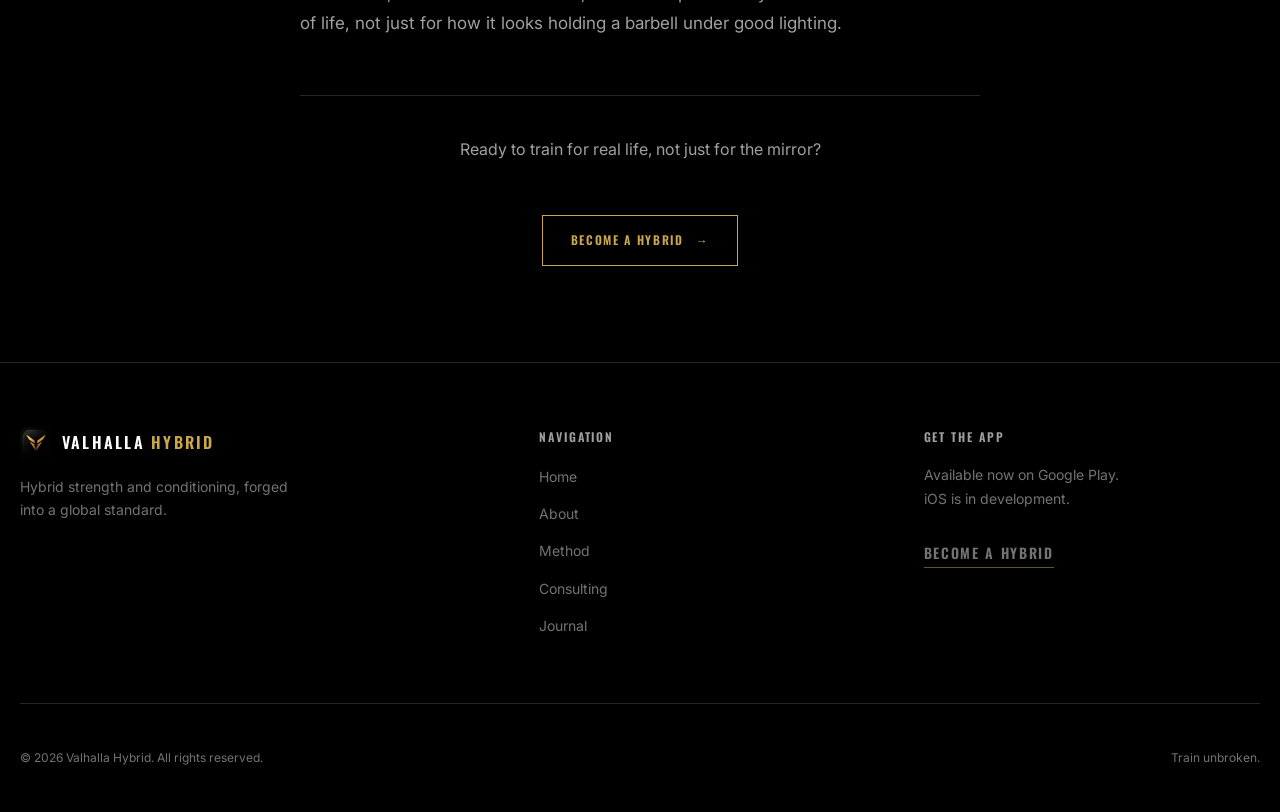
<file: journal/what-hybrid-training-means.html>
<!DOCTYPE html>
<html lang="en">
<head>
  <meta charset="UTF-8" />
  <meta name="viewport" content="width=device-width, initial-scale=1" />
  <title>What Hybrid Training Actually Means | Valhalla Hybrid Journal</title>
  <meta name="description" content="Hybrid is not a trend or a buzzword for doing a bit of everything. It is a specific answer to a specific problem." />
  <meta name="theme-color" content="#000000" />
  <link rel="icon" href="../favicon.ico" />
  <link rel="apple-touch-icon" href="../apple-touch-icon.png" />
  <meta property="og:title" content="What Hybrid Training Actually Means" />
  <meta property="og:description" content="Hybrid is not a trend or a buzzword for doing a bit of everything. It is a specific answer to a specific problem." />
  <meta property="og:type" content="article" />
  <meta property="og:image" content="../assets/head/og-cover.jpg" />
  <meta name="twitter:card" content="summary_large_image" />
  <meta name="twitter:image" content="../assets/head/og-cover.jpg" />
  <link rel="preconnect" href="https://fonts.googleapis.com" />
  <link rel="preconnect" href="https://fonts.gstatic.com" crossorigin />
  <link href="https://fonts.googleapis.com/css2?family=Oswald:wght@400;500;600;700&family=Inter:wght@300;400;500;600;700&display=swap" rel="stylesheet" />
  <link rel="stylesheet" href="../styles.css" />
</head>
<body>
  <header class="nav scrolled" id="nav">
    <div class="container nav-inner">
      <a href="../index.html" class="nav-brand">
        <img src="../assets/brand/logo-mark.webp" alt="" />
        <span>VALHALLA <span style="color: var(--gold)">HYBRID</span></span>
      </a>
      <ul class="nav-links">
        <li><a href="../index.html#top">Home</a></li>
        <li><a href="../index.html#about">About</a></li>
        <li><a href="../index.html#method">Method</a></li>
        <li><a href="../consulting.html">Consulting</a></li>
        <li><a href="../journal.html">Journal</a></li>
      </ul>
      <a href="../join.html" class="btn-nav">Become A Hybrid</a>
    </div>
  </header>

  <main>
    <section class="article-hero">
      <img class="bg-texture" src="../assets/textures/texture-metal.webp" alt="" />
      <div class="container">
        <p class="eyebrow">Method</p>
        <h1>What Hybrid Training Actually Means</h1>
        <p class="article-meta">Valhalla Hybrid Journal &middot; 4 min read</p>
      </div>
    </section>

    <section class="article-body">
      <div class="container">
        <div class="prose">
          <p>
            The word hybrid gets used loosely. Sometimes it means a gym class that mixes a few
            exercises together. Sometimes it is just a label on a program that has no real
            organizing idea behind it. That is not what it means here.
          </p>
          <p>
            Hybrid training is a specific answer to a specific problem: being strong on paper and
            unprepared in real life. Plenty of men can move a heavy weight for a single rep and
            still get winded carrying two bags of groceries up three flights of stairs. Plenty of
            runners have the engine for distance and none of the raw strength to move a couch, help
            a friend load a truck, or absorb an awkward fall without getting hurt.
          </p>

          <h2>Strength Without Stamina Is Half a Body</h2>
          <p>
            Strength training alone builds force production. Conditioning alone builds an engine.
            Neither one, by itself, prepares you for the actual shape of physical demand in a normal
            life, which rarely announces itself in advance and rarely fits neatly into one energy
            system. Real demand is a mixed bag: short bursts, sustained effort, awkward positions,
            unexpected loads.
          </p>
          <p>
            Hybrid training blends functional strength work, running, and conditioning inside the
            same system on purpose, not as a gimmick. The goal is not to be elite at any one thing.
            It is to never be caught unprepared by any one thing.
          </p>

          <blockquote>
            <p>The híbrido is the body that can carry anything. Force, endurance, and consistency in the same package.</p>
          </blockquote>

          <h2>Why It Has to Be a System, Not a Mix</h2>
          <p>
            The difference between hybrid training and just doing a bit of everything is progression.
            A mix is random: whatever felt good today. A system tracks load, tracks frequency, and
            moves you forward deliberately across all three areas at once, so gains in one do not
            quietly erode the others.
          </p>
          <p>
            That is what the Valhalla Hybrid method is built to do. Every session is placed inside a
            structure, earns XP toward a rank, and adds up to a body built for the real demands of
            life, not just for how it looks holding a barbell under good lighting.
          </p>
        </div>

        <div class="article-cta">
          <p>Ready to train for real life, not just for the mirror?</p>
          <a href="../join.html" class="btn-framed">Become A Hybrid <span aria-hidden="true">&rarr;</span></a>
        </div>
      </div>
    </section>
  </main>

  <footer class="site-footer">
    <div class="container footer-grid">
      <div>
        <a href="../index.html#top" class="footer-brand">
          <img src="../assets/brand/logo-mark.webp" alt="" />
          <span>VALHALLA <span style="color: var(--gold)">HYBRID</span></span>
        </a>
        <p class="footer-tagline">Hybrid strength and conditioning, forged into a global standard.</p>
      </div>
      <div class="footer-col">
        <h3>Navigation</h3>
        <ul>
          <li><a href="../index.html#top">Home</a></li>
          <li><a href="../index.html#about">About</a></li>
          <li><a href="../index.html#method">Method</a></li>
          <li><a href="../consulting.html">Consulting</a></li>
        <li><a href="../journal.html">Journal</a></li>
        </ul>
      </div>
      <div class="footer-col">
        <h3>Get The App</h3>
        <p>Available now on Google Play. iOS is in development.</p>
        <a href="../join.html" class="footer-link-underline"><span>Become A Hybrid</span></a>
      </div>
    </div>
    <div class="container footer-bottom">
      <p>&copy; <span id="year"></span> Valhalla Hybrid. All rights reserved.</p>
      <p>Train unbroken.</p>
    </div>
  </footer>

  <script>
    document.getElementById("year").textContent = new Date().getFullYear();
  </script>
</body>
</html>
</file>
<file: styles.css>
:root {
  --black: #000000;
  --ink: #0d0d0d;
  --surface: #171717;
  --surface-2: #262626;
  --gold: #c9a84c;
  --gold-dim: #9a7b30;
  --gold-bright: #e8c36a;
  --white: #ffffff;
  --mist: #a0a0a0;
  --mist-2: #737373;
  --font-display: "Oswald", "Arial Narrow", sans-serif;
  --font-body: "Inter", -apple-system, BlinkMacSystemFont, sans-serif;
}

* {
  box-sizing: border-box;
}

html {
  scroll-behavior: smooth;
}

body {
  margin: 0;
  background: var(--black);
  color: var(--white);
  font-family: var(--font-body);
  line-height: 1.7;
  -webkit-font-smoothing: antialiased;
}

img {
  max-width: 100%;
  display: block;
}

a {
  color: inherit;
  text-decoration: none;
}

.container {
  max-width: 1240px;
  margin: 0 auto;
  padding: 0 24px;
}

.eyebrow {
  font-family: var(--font-display);
  font-size: 12px;
  font-weight: 500;
  letter-spacing: 0.3em;
  text-transform: uppercase;
  color: var(--gold);
}

.reveal {
  animation: reveal-in 0.7s cubic-bezier(0.16, 1, 0.3, 1) both;
}

@keyframes reveal-in {
  from {
    opacity: 0;
    transform: translateY(14px);
  }
  to {
    opacity: 1;
    transform: translateY(0);
  }
}

@media (prefers-reduced-motion: reduce) {
  .reveal {
    animation: none;
  }
}

/* ── NAV ── */
.nav {
  position: fixed;
  inset: 0 0 auto 0;
  z-index: 50;
  background: linear-gradient(to bottom, rgba(0, 0, 0, 0.75), transparent);
  transition: background 0.3s ease;
}
.nav.scrolled {
  background: rgba(0, 0, 0, 0.92);
  backdrop-filter: blur(10px);
}
.nav-inner {
  display: flex;
  align-items: center;
  justify-content: space-between;
  height: 72px;
}
.nav-brand {
  display: flex;
  align-items: center;
  gap: 10px;
}
.nav-brand img {
  height: 30px;
  width: 30px;
}
.nav-brand span {
  font-family: var(--font-display);
  font-size: 14px;
  font-weight: 600;
  letter-spacing: 0.14em;
}
.nav-links {
  display: none;
  gap: 36px;
  list-style: none;
  margin: 0;
  padding: 0;
}
.nav-links a {
  font-family: var(--font-display);
  font-size: 12px;
  font-weight: 500;
  letter-spacing: 0.12em;
  text-transform: uppercase;
  color: var(--mist);
  transition: color 0.2s ease;
}
.nav-links a:hover {
  color: var(--white);
}
.btn-nav {
  border: 1px solid rgba(201, 168, 76, 0.7);
  border-radius: 3px;
  padding: 10px 20px;
  font-family: var(--font-display);
  font-size: 11px;
  font-weight: 600;
  letter-spacing: 0.12em;
  text-transform: uppercase;
  color: var(--gold);
  transition: 0.2s ease;
}
.btn-nav:hover {
  background: var(--gold);
  color: var(--black);
}
@media (min-width: 768px) {
  .nav-links {
    display: flex;
  }
}

/* ── HERO ── */
.hero {
  position: relative;
  min-height: 100dvh;
  display: flex;
  align-items: center;
  padding-top: 72px;
  overflow: hidden;
}
.hero-bg {
  position: absolute;
  inset: 0;
  width: 100%;
  height: 100%;
  object-fit: cover;
  object-position: center 32%;
}
.hero-scrim-1 {
  position: absolute;
  inset: 0;
  background: linear-gradient(to right, var(--black) 20%, rgba(0, 0, 0, 0.7) 55%, rgba(0, 0, 0, 0.1));
}
.hero-scrim-2 {
  position: absolute;
  inset: 0;
  background: linear-gradient(to top, var(--black), transparent 40%, rgba(0, 0, 0, 0.4));
}
.hero-mark {
  position: absolute;
  top: 112px;
  left: 24px;
  height: 60px;
  width: 60px;
  opacity: 0.9;
}
.hero-content {
  position: relative;
  max-width: 560px;
}
.hero-title {
  font-family: var(--font-display);
  font-weight: 700;
  text-transform: uppercase;
  font-size: 56px;
  line-height: 0.95;
  letter-spacing: -0.01em;
  margin: 16px 0;
}
.hero-title .gold {
  color: var(--gold);
}
.hero-sub {
  max-width: 460px;
  color: var(--mist);
  font-size: 15px;
  line-height: 1.7;
  margin-bottom: 28px;
}
.hero-ctas {
  display: flex;
  flex-wrap: wrap;
  align-items: center;
  gap: 24px;
}
.hero-cta-caption {
  margin: 10px 0 0;
  font-family: var(--font-display);
  font-size: 11px;
  font-weight: 500;
  letter-spacing: 0.14em;
  text-transform: uppercase;
  color: var(--mist-2);
}
.hero-stats {
  display: flex;
  align-items: flex-start;
  gap: 24px;
  margin-bottom: 28px;
}
.hero-stats .stat {
  display: flex;
  flex-direction: column;
  gap: 4px;
}
.hero-stats .num {
  font-family: var(--font-display);
  font-size: 20px;
  font-weight: 700;
  color: var(--white);
}
.hero-stats .label {
  font-family: var(--font-display);
  font-size: 10px;
  font-weight: 500;
  letter-spacing: 0.08em;
  text-transform: uppercase;
  color: var(--mist-2);
}
.hero-stats .divider {
  width: 1px;
  height: 34px;
  background: var(--surface-2);
}
.hero-footline {
  margin: 36px 0 0;
  padding-left: 20px;
  position: relative;
  font-family: var(--font-display);
  font-size: 11px;
  font-weight: 500;
  letter-spacing: 0.1em;
  text-transform: uppercase;
  color: var(--mist-2);
  line-height: 1.6;
}
.hero-footline .rule {
  position: absolute;
  left: 0;
  top: 4px;
  width: 12px;
  height: 1px;
  background: var(--mist-2);
}
.hero-side-list {
  display: none;
  position: absolute;
  right: 40px;
  top: 140px;
  list-style: none;
  margin: 0;
  padding: 0;
  text-align: right;
  gap: 6px;
  flex-direction: column;
}
.hero-side-list li {
  font-family: var(--font-display);
  font-size: 11px;
  font-weight: 500;
  letter-spacing: 0.12em;
  text-transform: uppercase;
  color: var(--mist);
}
.hero-built-different {
  display: none;
  position: absolute;
  right: 24px;
  bottom: 88px;
  margin: 0;
  font-family: var(--font-display);
  font-size: 10px;
  font-weight: 600;
  letter-spacing: 0.1em;
  text-transform: uppercase;
  color: var(--mist);
  text-align: right;
  line-height: 1.5;
  border-right: 1px solid var(--surface-2);
  padding-right: 12px;
}
.hero-strip {
  position: absolute;
}
@media (min-width: 1024px) {
  .hero-side-list,
  .hero-built-different {
    display: flex;
  }
  .hero-built-different {
    display: block;
  }
}
.btn-gold {
  background: var(--gold);
  color: var(--black);
  border-radius: 3px;
  padding: 14px 28px;
  font-family: var(--font-display);
  font-size: 12px;
  font-weight: 600;
  letter-spacing: 0.14em;
  text-transform: uppercase;
  transition: transform 0.2s ease;
  display: inline-block;
}
.btn-gold:hover {
  transform: translateY(-2px);
}
.link-underline {
  font-family: var(--font-display);
  font-size: 12px;
  font-weight: 600;
  letter-spacing: 0.14em;
  text-transform: uppercase;
}
.link-underline span {
  border-bottom: 1px solid rgba(255, 255, 255, 0.4);
  padding-bottom: 4px;
  transition: 0.2s ease;
}
.link-underline:hover span {
  border-color: var(--gold);
  color: var(--gold);
}
@media (min-width: 768px) {
  .hero-title {
    font-size: 72px;
  }
}

/* ── PILLARS ── */
.pillars {
  border-top: 1px solid var(--surface-2);
}
.pillars-grid {
  display: grid;
  grid-template-columns: repeat(2, 1fr);
  gap: 1px;
  background: var(--surface-2);
}
@media (min-width: 640px) {
  .pillars-grid {
    grid-template-columns: repeat(3, 1fr);
  }
}
@media (min-width: 1024px) {
  .pillars-grid {
    grid-template-columns: repeat(5, 1fr);
  }
}
.pillar {
  background: var(--black);
  padding: 48px 16px;
  text-align: center;
  display: flex;
  flex-direction: column;
  align-items: center;
  gap: 12px;
}
.pillar svg {
  width: 30px;
  height: 30px;
  stroke: var(--gold);
}
.pillar h3 {
  font-family: var(--font-display);
  font-size: 14px;
  font-weight: 600;
  letter-spacing: 0.1em;
  text-transform: uppercase;
  margin: 0;
}
.pillar p {
  font-size: 14px;
  color: var(--mist-2);
  margin: 0;
}

/* ── ABOUT ── */
.about {
  padding: 96px 0;
}
.about-grid {
  display: grid;
  gap: 56px;
  align-items: center;
}
@media (min-width: 768px) {
  .about-grid {
    grid-template-columns: 1fr 1fr;
    gap: 64px;
  }
}
.about h2 {
  font-family: var(--font-display);
  font-weight: 700;
  text-transform: uppercase;
  font-size: 40px;
  line-height: 1.02;
  margin: 16px 0;
}
.about p {
  max-width: 420px;
  color: var(--mist);
}
.about-photo {
  position: relative;
  aspect-ratio: 4 / 5;
  overflow: hidden;
  border-radius: 3px;
}
.about-photo img {
  width: 100%;
  height: 100%;
  object-fit: cover;
}
.about-photo .scrim {
  position: absolute;
  inset: 0;
  background: linear-gradient(to top, rgba(0, 0, 0, 0.7), transparent 55%);
}
.about-photo .mark {
  position: absolute;
  right: 20px;
  bottom: 20px;
  height: 36px;
  width: 36px;
  opacity: 0.7;
}

/* ── METHOD ── */
.method {
  border-top: 1px solid var(--surface-2);
  background: var(--ink);
  padding: 96px 0;
  text-align: center;
}
.method h2 {
  font-family: var(--font-display);
  font-weight: 700;
  text-transform: uppercase;
  font-size: 40px;
  margin: 16px 0;
}
.method-sub {
  max-width: 420px;
  margin: 0 auto;
  color: var(--mist);
}
.method-grid {
  margin-top: 56px;
  display: grid;
  gap: 20px;
  text-align: left;
}
@media (min-width: 768px) {
  .method-grid {
    grid-template-columns: repeat(3, 1fr);
  }
}
.method-card {
  position: relative;
  aspect-ratio: 4 / 5;
  overflow: hidden;
  border-radius: 3px;
  background: var(--surface);
}
.method-card img {
  width: 100%;
  height: 100%;
  object-fit: cover;
  opacity: 0.85;
}
.method-card.poster {
  aspect-ratio: 940 / 1672;
  transition: transform 0.3s ease;
}
.method-card.poster img {
  opacity: 1;
}
.method-card.poster:hover {
  transform: translateY(-4px);
}
.method-card .scrim {
  position: absolute;
  inset: 0;
  background: linear-gradient(to top, var(--black), rgba(0, 0, 0, 0.2) 60%, transparent);
}
.method-card svg {
  position: absolute;
  top: 24px;
  left: 24px;
  width: 30px;
  height: 30px;
  stroke: var(--gold);
}
.method-card .label {
  position: absolute;
  left: 0;
  right: 0;
  bottom: 0;
  padding: 24px;
}
.method-card h3 {
  font-family: var(--font-display);
  font-size: 18px;
  font-weight: 600;
  letter-spacing: 0.06em;
  text-transform: uppercase;
  margin: 0 0 6px;
}
.method-card p {
  font-size: 14px;
  color: var(--mist);
  margin: 0;
}

/* ── CTA SPLIT ── */
.cta-split {
  border-top: 1px solid var(--surface-2);
  display: grid;
}
@media (min-width: 768px) {
  .cta-split {
    grid-template-columns: 1fr 1fr;
  }
}
.cta-split-text {
  position: relative;
  display: flex;
  align-items: center;
  overflow: hidden;
  padding: 80px 24px;
}
.cta-split-text .watermark {
  position: absolute;
  left: -40px;
  height: 260px;
  width: 260px;
  opacity: 0.06;
  pointer-events: none;
}
.cta-split-text .inner {
  position: relative;
  max-width: 420px;
}
.eyebrow-rule {
  display: flex;
  align-items: center;
  gap: 12px;
}
.eyebrow-rule::before {
  content: "";
  display: block;
  width: 3px;
  height: 18px;
  background: var(--gold);
}
.cta-split-text h2 {
  font-family: var(--font-display);
  font-weight: 700;
  text-transform: uppercase;
  font-size: 40px;
  line-height: 1.02;
  margin: 16px 0;
}
.silver {
  background: linear-gradient(180deg, #f2f2f2 0%, #ababab 100%);
  -webkit-background-clip: text;
  background-clip: text;
  color: transparent;
}
.gold-grad {
  background: linear-gradient(180deg, var(--gold-bright) 0%, var(--gold-dim) 100%);
  -webkit-background-clip: text;
  background-clip: text;
  color: transparent;
}
.cta-split-text p {
  color: var(--mist);
}
.built-different {
  margin-top: 44px;
  padding-top: 28px;
  border-top: 1px solid var(--surface-2);
  max-width: 340px;
}
.built-different .eyebrow-rule {
  margin-bottom: 10px;
}
.built-different p {
  font-size: 14px;
  line-height: 1.7;
  color: var(--mist-2);
  margin: 0;
}
.cta-split-strip {
  position: absolute;
  left: 0;
  right: 0;
  bottom: 0;
  display: flex;
  align-items: center;
  justify-content: center;
  gap: 0;
  padding: 22px 24px;
  background: linear-gradient(to top, rgba(0, 0, 0, 0.75), transparent);
}
.cta-split-strip .item {
  display: flex;
  flex-direction: column;
  align-items: center;
  gap: 4px;
  padding: 0 28px;
}
.cta-split-strip .item svg {
  width: 22px;
  height: 22px;
  stroke: var(--gold);
}
.cta-split-strip .item h4 {
  font-family: var(--font-display);
  font-size: 11px;
  font-weight: 600;
  letter-spacing: 0.1em;
  text-transform: uppercase;
  color: var(--white);
  margin: 0;
}
.cta-split-strip .item p {
  font-size: 11px;
  color: var(--mist-2);
  margin: 0;
}
.cta-split-strip .divider {
  width: 1px;
  height: 32px;
  background: var(--surface-2);
}
.btn-framed {
  margin-top: 32px;
  display: inline-flex;
  align-items: center;
  gap: 12px;
  border: 1px solid var(--gold);
  padding: 14px 28px;
  font-family: var(--font-display);
  font-size: 12px;
  font-weight: 600;
  letter-spacing: 0.14em;
  text-transform: uppercase;
  color: var(--gold);
  transition: 0.2s ease;
}
.btn-framed span {
  transition: transform 0.2s ease;
}
.btn-framed:hover {
  background: var(--gold);
  color: var(--black);
}
.btn-framed:hover span {
  transform: translateX(6px);
}
.cta-split-photo {
  position: relative;
  aspect-ratio: 4 / 3;
}
@media (min-width: 768px) {
  .cta-split-photo {
    aspect-ratio: auto;
  }
}
.cta-split-photo img {
  width: 100%;
  height: 100%;
  object-fit: cover;
  object-position: 30% center;
}
.cta-split-photo .scrim {
  position: absolute;
  inset: 0;
  background: linear-gradient(to right, rgba(0, 0, 0, 0.6), transparent 45%);
}

/* ── STANDARD ── */
.standard {
  position: relative;
  overflow: hidden;
  border-top: 1px solid var(--surface-2);
  background: var(--ink);
  padding: 96px 0;
  text-align: center;
}
.standard .bg-texture {
  position: absolute;
  inset: 0;
  width: 100%;
  height: 100%;
  object-fit: cover;
  opacity: 0.25;
}
.standard-inner {
  position: relative;
  max-width: 780px;
  margin: 0 auto;
}
.standard h2 {
  font-family: var(--font-display);
  font-weight: 700;
  text-transform: uppercase;
  font-size: 40px;
  margin: 16px 0;
}
.standard blockquote {
  margin: 40px 0 0;
}
.standard blockquote p {
  font-family: var(--font-display);
  font-size: 24px;
  font-weight: 500;
  line-height: 1.35;
  margin: 0;
}
.standard footer {
  margin-top: 24px;
  font-family: var(--font-display);
  font-size: 12px;
  font-weight: 600;
  letter-spacing: 0.2em;
  text-transform: uppercase;
  color: var(--mist);
}

/* ── FOOTER ── */
.site-footer {
  border-top: 1px solid var(--surface-2);
}
.footer-grid {
  padding: 64px 0;
  display: grid;
  gap: 48px;
}
@media (min-width: 768px) {
  .footer-grid {
    grid-template-columns: 1.4fr 1fr 1fr;
  }
}
.footer-brand {
  display: flex;
  align-items: center;
  gap: 10px;
}
.footer-brand img {
  height: 32px;
  width: 32px;
}
.footer-brand span {
  font-family: var(--font-display);
  font-size: 16px;
  font-weight: 600;
  letter-spacing: 0.14em;
}
.footer-tagline {
  margin-top: 16px;
  max-width: 280px;
  font-size: 14px;
  color: var(--mist-2);
}
.footer-col h3 {
  font-family: var(--font-display);
  font-size: 12px;
  font-weight: 600;
  letter-spacing: 0.16em;
  text-transform: uppercase;
  color: var(--mist);
  margin: 0 0 16px;
}
.footer-col ul {
  list-style: none;
  margin: 0;
  padding: 0;
  display: flex;
  flex-direction: column;
  gap: 10px;
}
.footer-col a {
  font-size: 14px;
  color: var(--mist-2);
  transition: color 0.2s ease;
}
.footer-col a:hover {
  color: var(--gold);
}
.footer-col p {
  max-width: 220px;
  font-size: 14px;
  color: var(--mist-2);
}
.footer-link-underline {
  margin-top: 16px;
  display: inline-block;
  font-family: var(--font-display);
  font-size: 12px;
  font-weight: 600;
  letter-spacing: 0.12em;
  text-transform: uppercase;
  color: var(--gold);
}
.footer-link-underline span {
  border-bottom: 1px solid rgba(201, 168, 76, 0.5);
  padding-bottom: 4px;
  transition: 0.2s ease;
}
.footer-link-underline:hover span {
  border-color: var(--gold-bright);
  color: var(--gold-bright);
}
.footer-bottom {
  border-top: 1px solid var(--surface-2);
  padding: 32px 0;
  display: flex;
  flex-direction: column;
  gap: 8px;
  font-size: 12px;
  color: var(--mist-2);
}
@media (min-width: 768px) {
  .footer-bottom {
    flex-direction: row;
    align-items: center;
    justify-content: space-between;
  }
}

/* ── JOURNAL: index ── */
.journal-hero {
  padding: 160px 0 64px;
  border-bottom: 1px solid var(--surface-2);
}
.journal-hero h1 {
  font-family: var(--font-display);
  font-weight: 700;
  text-transform: uppercase;
  font-size: 44px;
  line-height: 1.02;
  margin: 16px 0;
}
.journal-hero p {
  max-width: 480px;
  color: var(--mist);
}
.journal-list {
  padding: 64px 0 96px;
  display: grid;
  gap: 1px;
  background: var(--surface-2);
  border-top: 1px solid var(--surface-2);
}
.journal-card {
  display: block;
  background: var(--black);
  transition: background 0.2s ease;
}
.journal-card:hover {
  background: var(--ink);
}
.journal-card .container {
  display: grid;
  gap: 8px;
  padding-top: 40px;
  padding-bottom: 40px;
}
.journal-card .tag {
  font-family: var(--font-display);
  font-size: 11px;
  font-weight: 600;
  letter-spacing: 0.16em;
  text-transform: uppercase;
  color: var(--gold);
}
.journal-card h2 {
  font-family: var(--font-display);
  font-size: 26px;
  font-weight: 600;
  text-transform: uppercase;
  margin: 0;
  letter-spacing: 0.01em;
}
.journal-card p {
  max-width: 640px;
  color: var(--mist);
  margin: 0;
}
.journal-card .meta {
  font-size: 12px;
  color: var(--mist-2);
}

/* ── JOURNAL: article ── */
.article-hero {
  position: relative;
  padding: 220px 0 72px;
  overflow: hidden;
  border-bottom: 1px solid var(--surface-2);
}
.article-hero .bg-texture {
  position: absolute;
  inset: 0;
  width: 100%;
  height: 100%;
  object-fit: cover;
  opacity: 0.18;
}
.article-hero.photo {
  min-height: 640px;
  display: flex;
  align-items: center;
  padding: 140px 0 64px;
}
.article-hero.photo .bg-texture {
  opacity: 1;
  object-position: 62% center;
}
.article-hero.photo::after {
  content: "";
  position: absolute;
  inset: 0;
  background: linear-gradient(to right, var(--black) 15%, rgba(0, 0, 0, 0.65) 48%, rgba(0, 0, 0, 0.15));
}
.article-hero.photo::before {
  content: "";
  position: absolute;
  inset: 0;
  z-index: 1;
  background: linear-gradient(to top, var(--black), transparent 45%, rgba(0, 0, 0, 0.35));
}
.article-hero.photo .container {
  position: relative;
  z-index: 2;
}
.article-hero .container {
  position: relative;
}
.article-hero h1 {
  font-family: var(--font-display);
  font-weight: 700;
  text-transform: uppercase;
  font-size: 40px;
  line-height: 1.04;
  max-width: 720px;
  margin: 16px 0;
}
@media (min-width: 768px) {
  .article-hero h1 {
    font-size: 52px;
  }
}
.article-meta {
  font-size: 13px;
  color: var(--mist-2);
}
.article-body {
  padding: 64px 0 96px;
}
.article-body .prose {
  max-width: 680px;
  margin: 0 auto;
}
.article-body .prose p {
  font-size: 17px;
  line-height: 1.8;
  color: var(--mist);
  margin: 0 0 24px;
}
.article-body .prose h2 {
  font-family: var(--font-display);
  font-size: 22px;
  font-weight: 600;
  text-transform: uppercase;
  color: var(--white);
  margin: 48px 0 16px;
}
.article-body .prose blockquote {
  margin: 40px 0;
  padding-left: 24px;
  border-left: 2px solid var(--gold);
}
.article-body .prose blockquote p {
  font-family: var(--font-display);
  font-size: 20px;
  font-weight: 500;
  color: var(--white);
  line-height: 1.4;
  margin: 0;
}
.article-cta {
  max-width: 680px;
  margin: 56px auto 0;
  padding-top: 40px;
  border-top: 1px solid var(--surface-2);
  text-align: center;
}
.article-cta p {
  color: var(--mist);
  margin: 0 0 20px;
}

/* ── CONSULTING PAGE ── */
.included-grid {
  padding: 80px 0;
  display: grid;
  gap: 32px;
}
@media (min-width: 768px) {
  .included-grid {
    grid-template-columns: repeat(2, 1fr);
    gap: 1px 48px;
  }
}
.included-item {
  display: flex;
  gap: 16px;
  padding: 24px 0;
  border-bottom: 1px solid var(--surface-2);
}
.included-item svg {
  flex: 0 0 auto;
  width: 24px;
  height: 24px;
  stroke: var(--gold);
  margin-top: 2px;
}
.included-item h3 {
  font-family: var(--font-display);
  font-size: 15px;
  font-weight: 600;
  letter-spacing: 0.04em;
  text-transform: uppercase;
  margin: 0 0 6px;
}
.included-item p {
  font-size: 14px;
  line-height: 1.6;
  color: var(--mist-2);
  margin: 0;
}

.pricing-grid {
  padding: 0 0 96px;
  display: grid;
  gap: 20px;
}
@media (min-width: 768px) {
  .pricing-grid {
    grid-template-columns: repeat(2, 1fr);
  }
}
.price-card {
  border: 1px solid var(--surface-2);
  padding: 40px;
  display: flex;
  flex-direction: column;
}
.price-card.featured {
  border-color: var(--gold);
  background: var(--ink);
  position: relative;
}
.price-card .badge {
  position: absolute;
  top: -13px;
  left: 40px;
  background: var(--gold);
  color: var(--black);
  font-family: var(--font-display);
  font-size: 10px;
  font-weight: 700;
  letter-spacing: 0.1em;
  text-transform: uppercase;
  padding: 4px 10px;
}
.price-card h3 {
  font-family: var(--font-display);
  font-size: 13px;
  font-weight: 600;
  letter-spacing: 0.14em;
  text-transform: uppercase;
  color: var(--mist);
  margin: 0 0 16px;
}
.price-card .amount {
  font-family: var(--font-display);
  font-size: 44px;
  font-weight: 700;
  color: var(--white);
}
.price-card .amount span {
  font-size: 15px;
  font-weight: 500;
  color: var(--mist-2);
  text-transform: none;
}
.price-card .note {
  margin: 8px 0 28px;
  font-size: 13px;
  color: var(--mist-2);
}
.price-card a {
  margin-top: auto;
}

.compare-section {
  border-top: 1px solid var(--surface-2);
  background: var(--ink);
  padding: 96px 0;
}
.compare-grid {
  margin-top: 48px;
  display: grid;
  gap: 20px;
}
@media (min-width: 768px) {
  .compare-grid {
    grid-template-columns: repeat(2, 1fr);
  }
}
.compare-card {
  background: var(--black);
  border: 1px solid var(--surface-2);
  padding: 36px;
}
.compare-card h3 {
  font-family: var(--font-display);
  font-size: 20px;
  font-weight: 700;
  text-transform: uppercase;
  margin: 0 0 10px;
}
.compare-card p {
  font-size: 14px;
  line-height: 1.7;
  color: var(--mist-2);
  margin: 0 0 24px;
}
</file>
